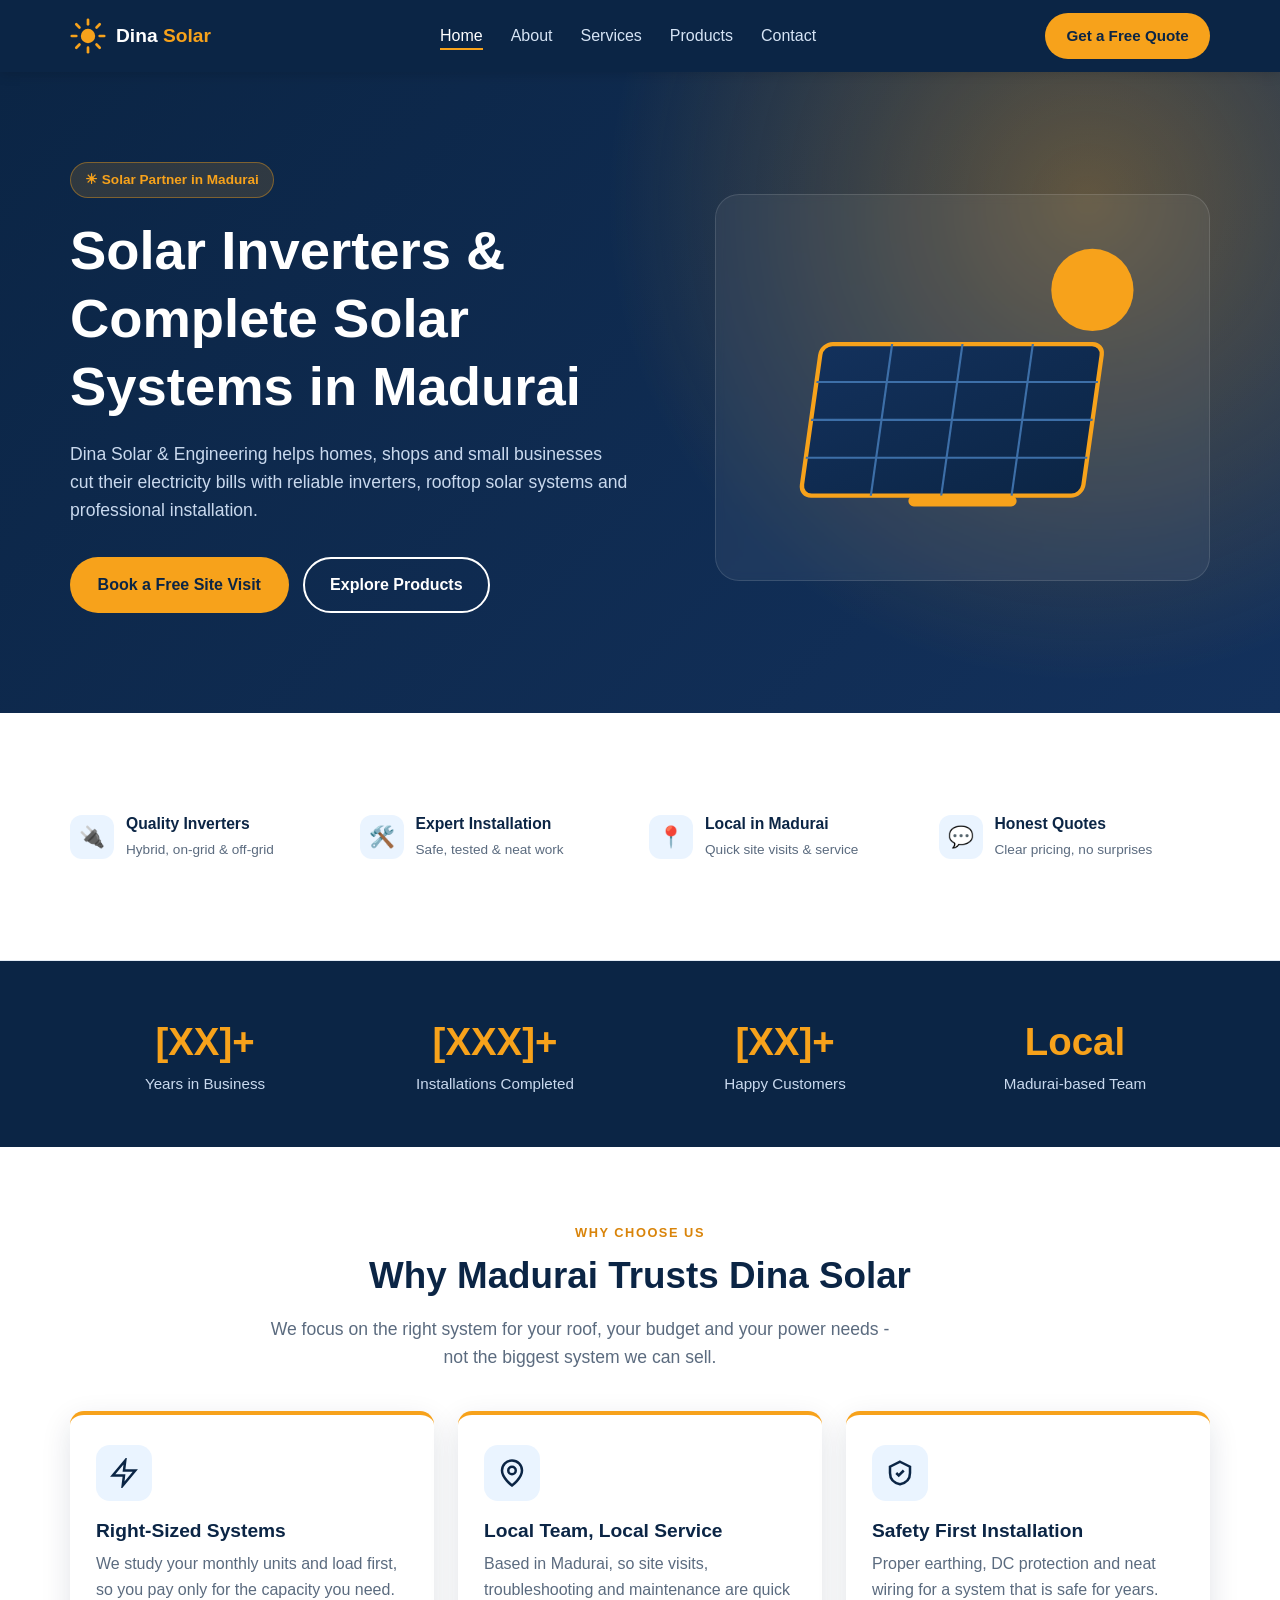
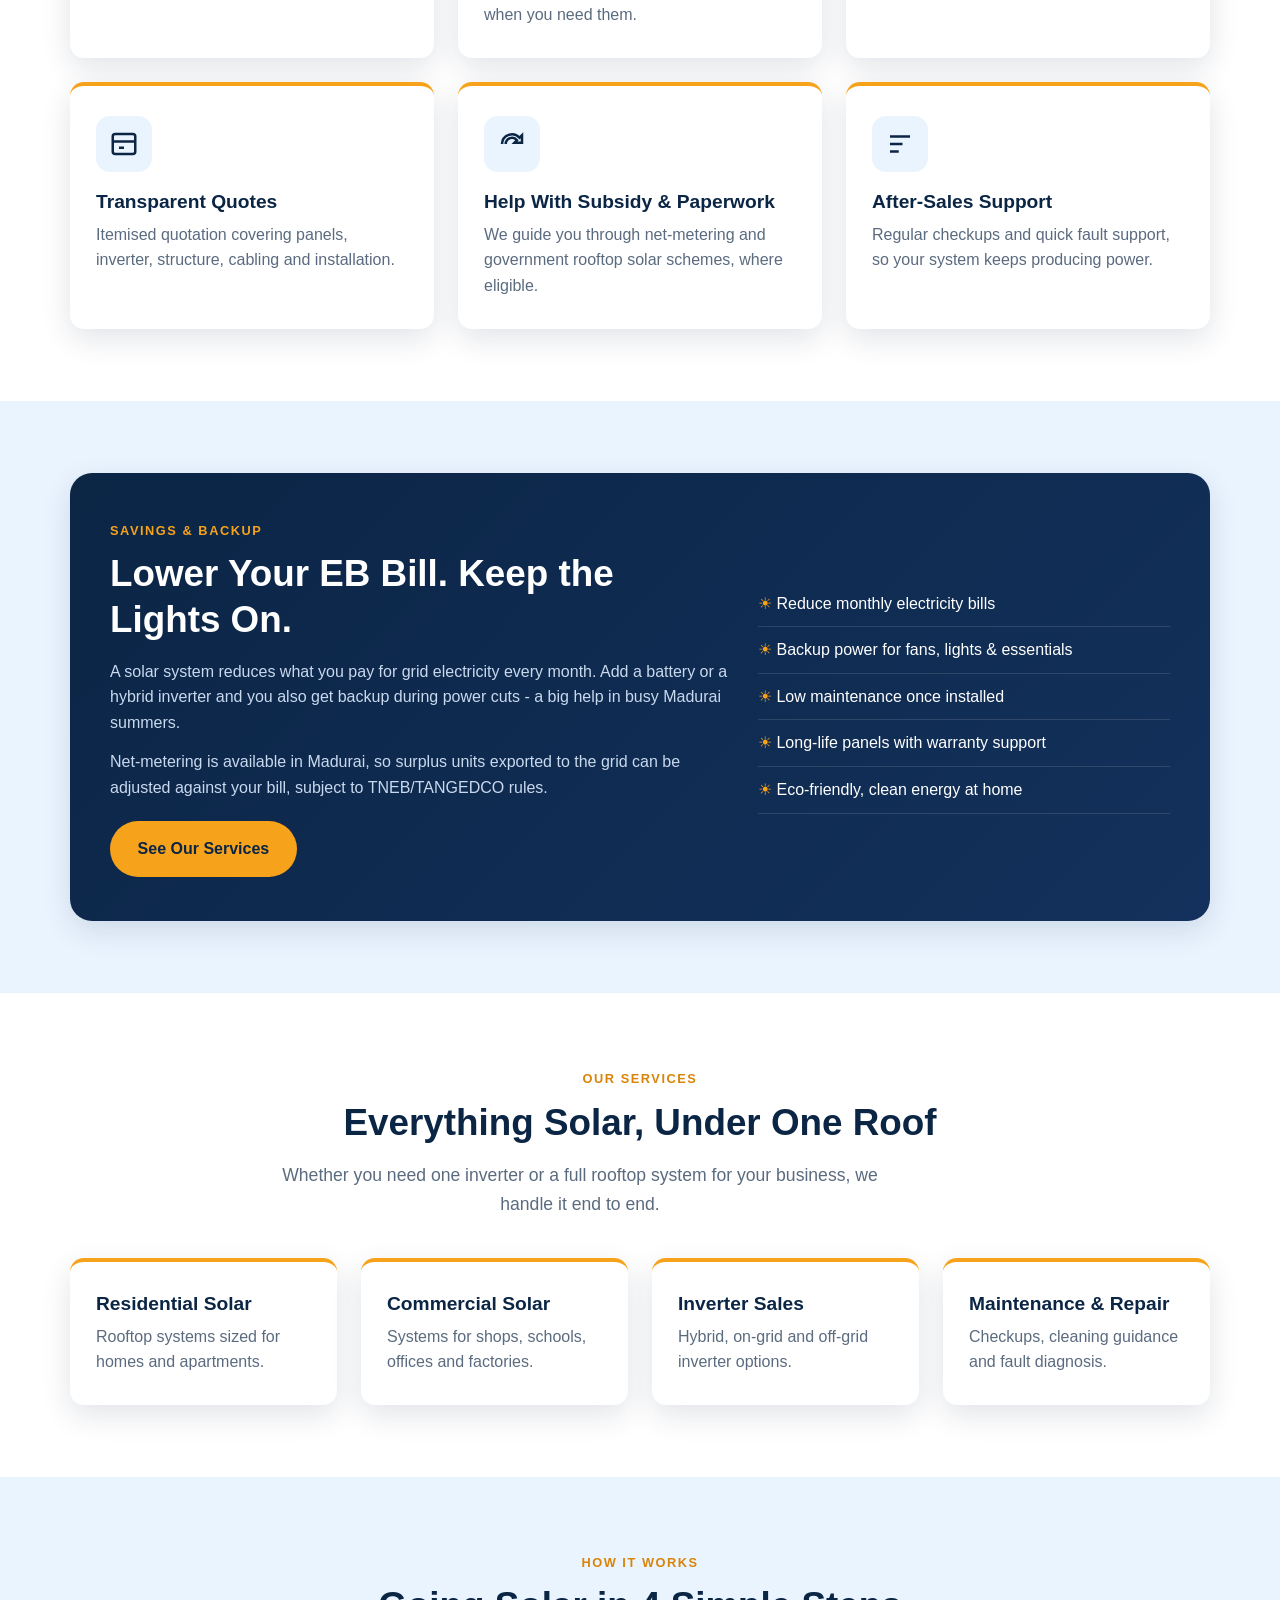
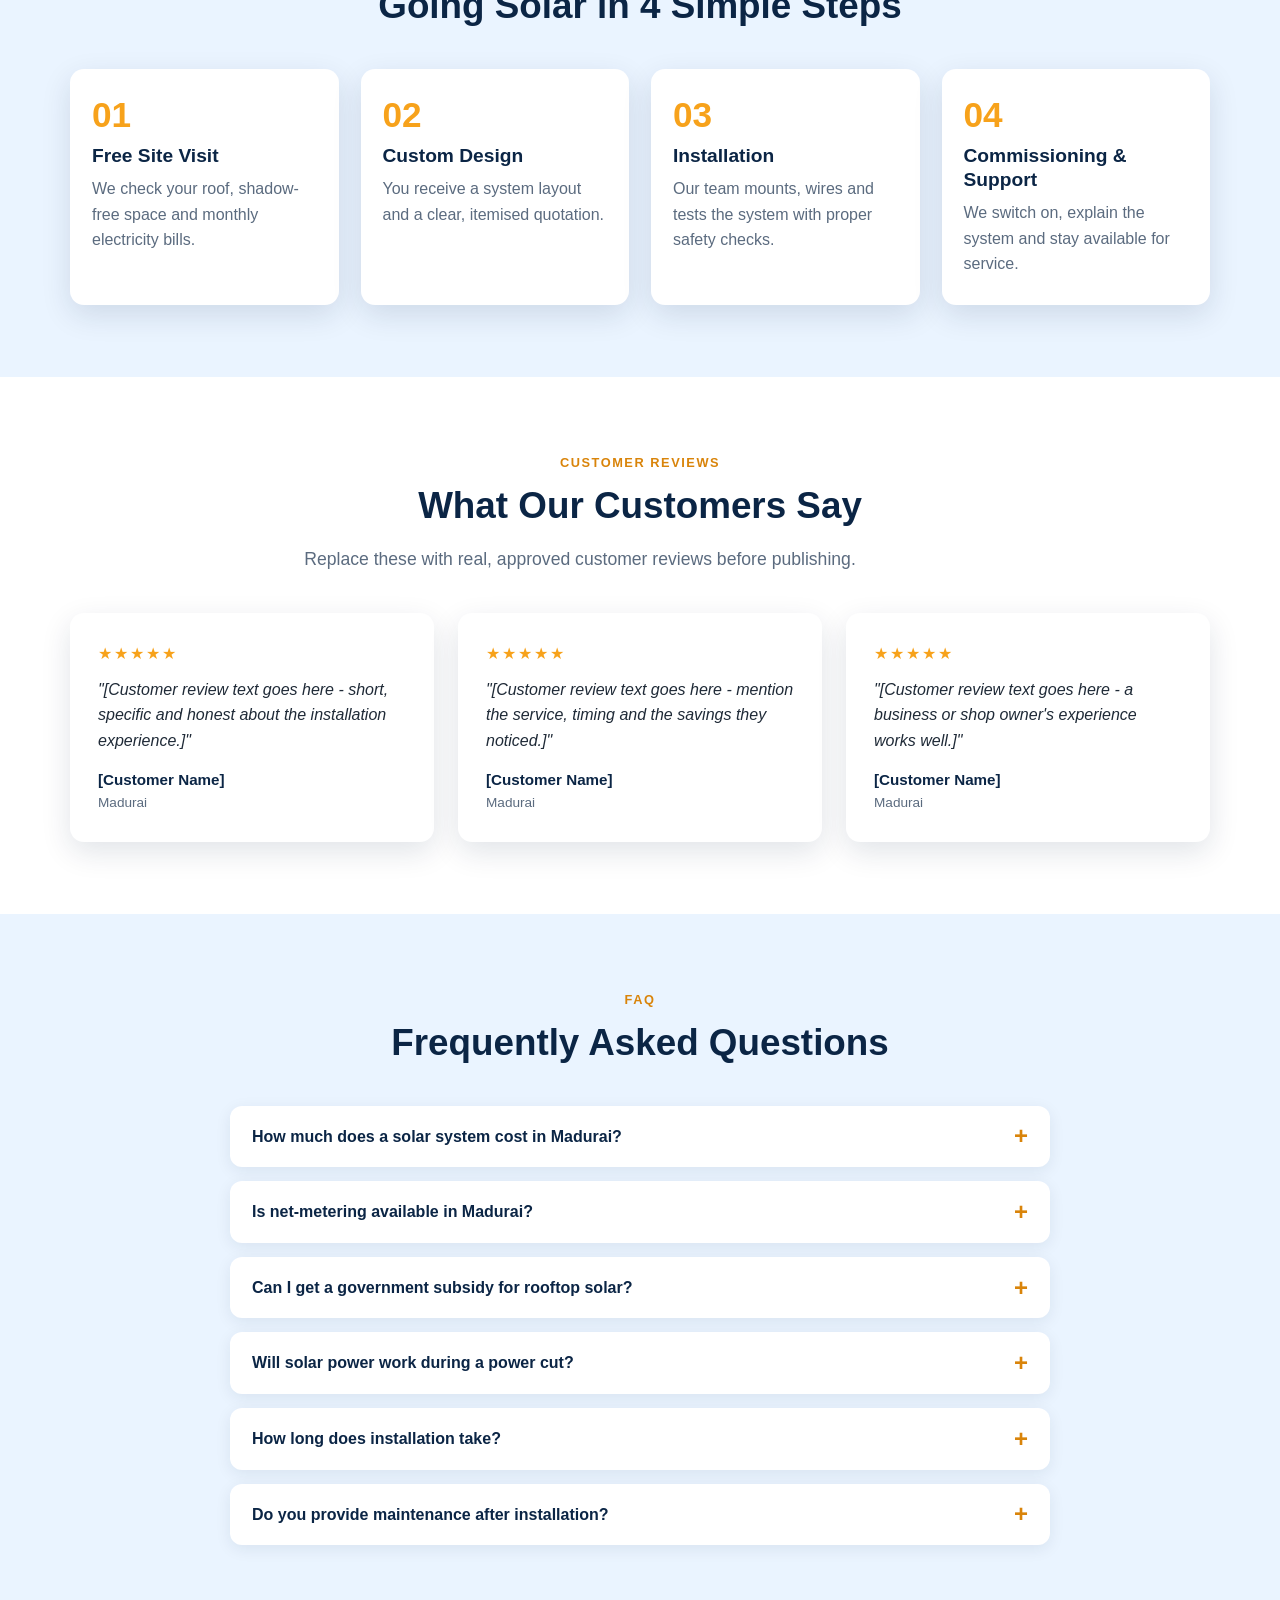
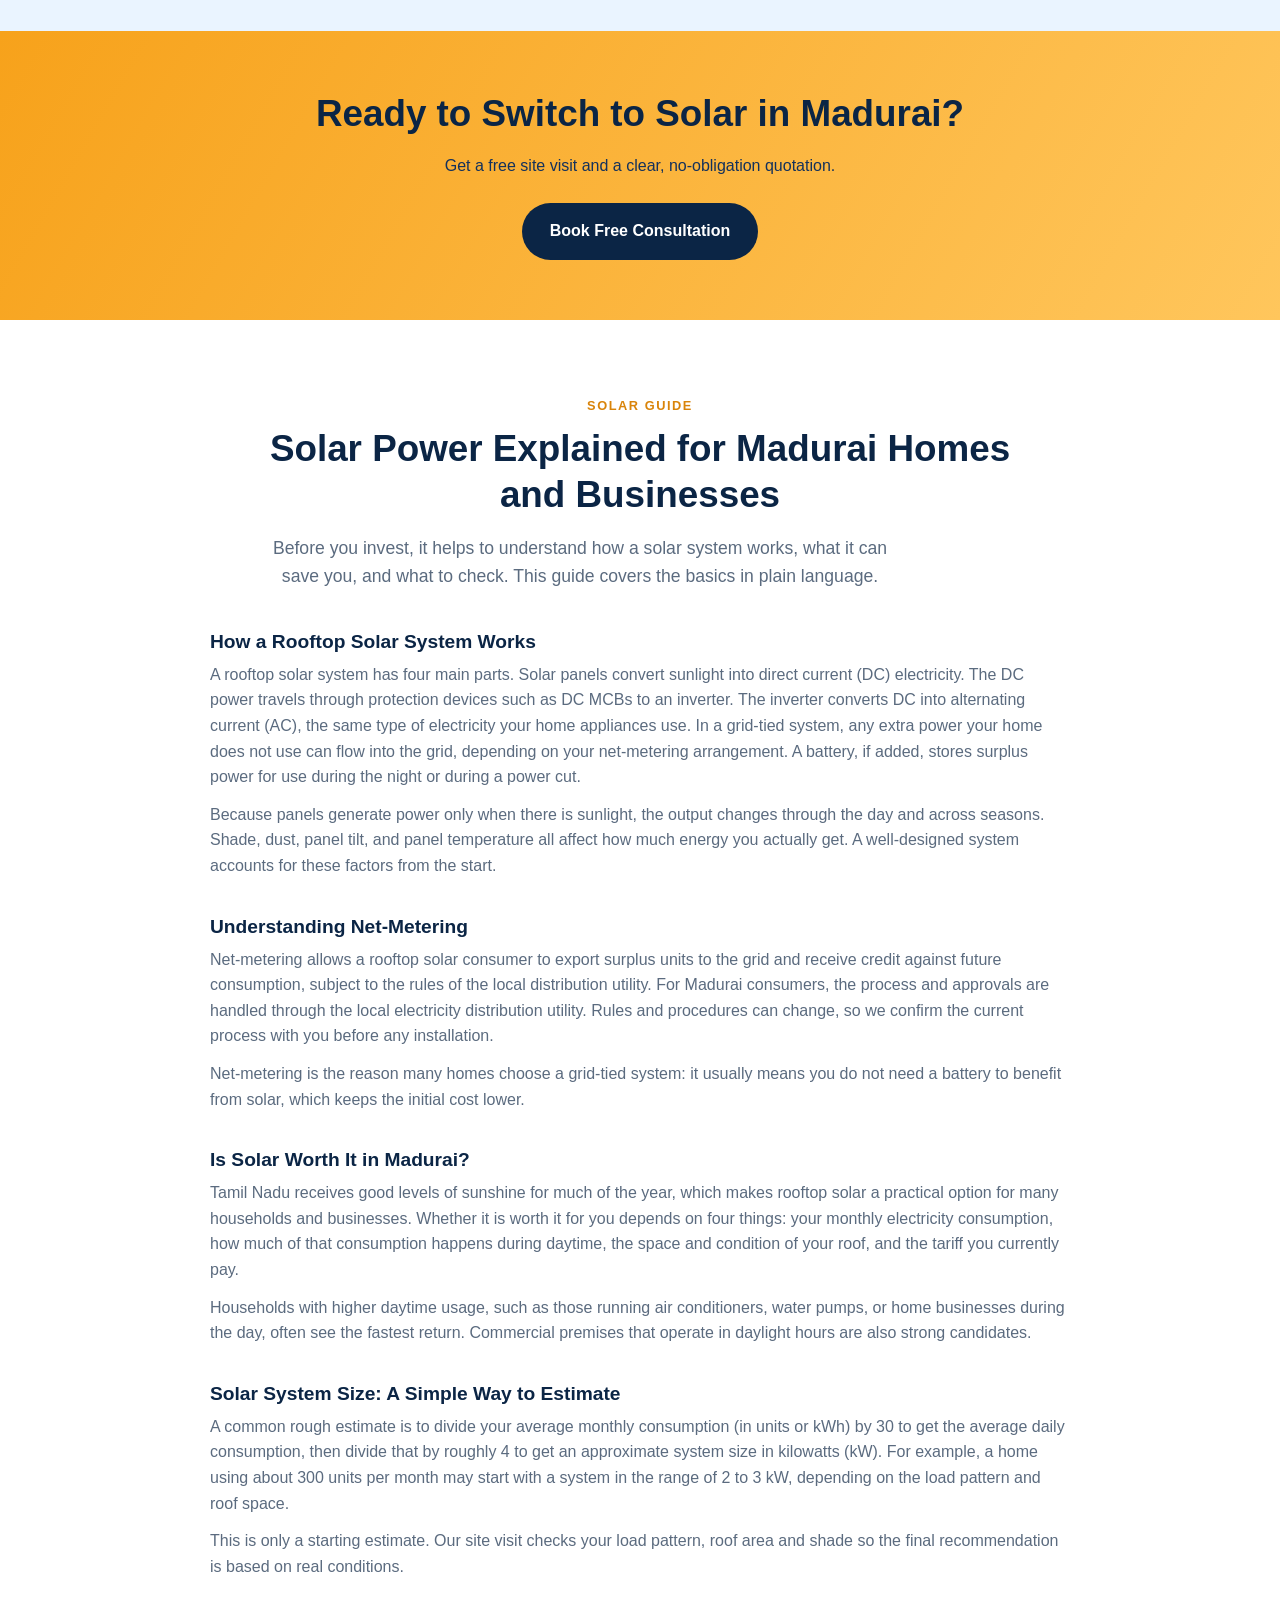
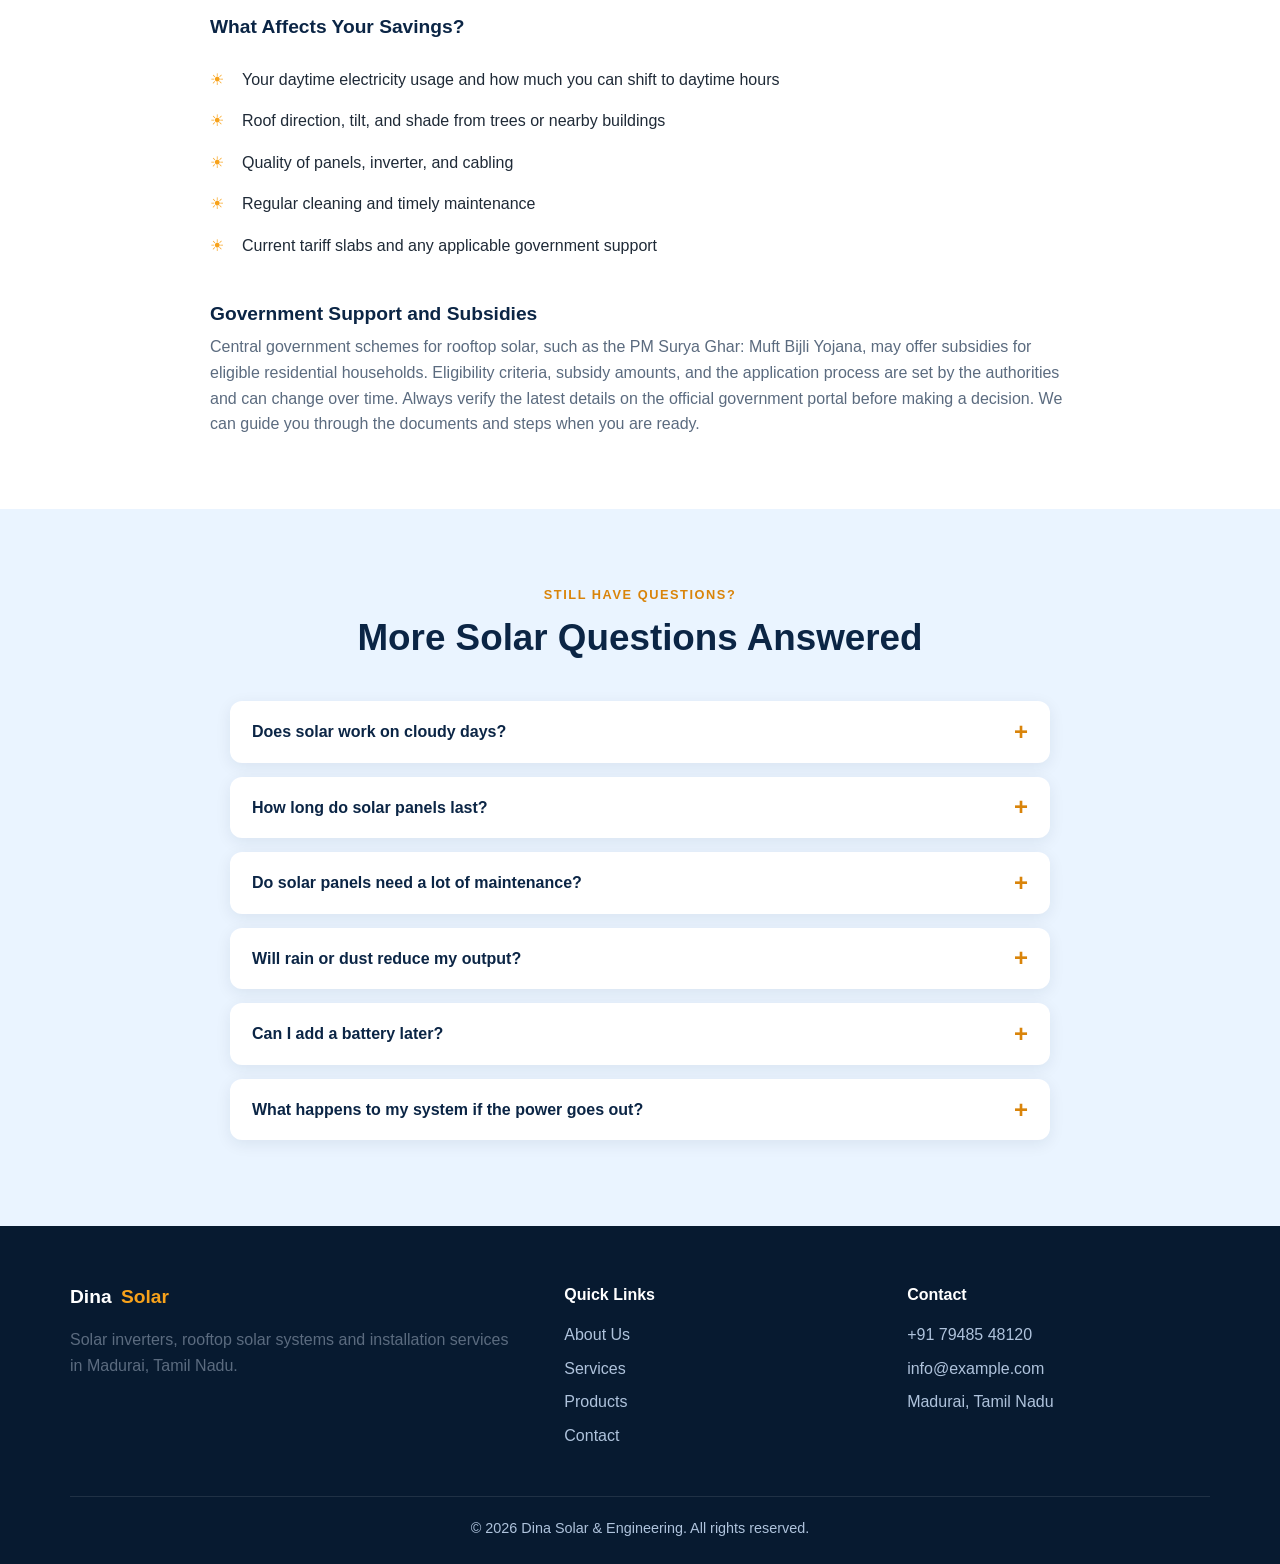
<file: index.html>
<!DOCTYPE html>
<html lang="en">
<head>
  <meta charset="UTF-8">
  <meta name="viewport" content="width=device-width, initial-scale=1.0">
  <title>Solar Inverters & Solar Systems in Madurai | Dina Solar & Engineering</title>
  <meta name="description" content="Dina Solar & Engineering in Madurai offers solar inverters, rooftop solar systems, batteries, maintenance and solar water pumps. Get a free site visit and quote today.">
  <meta name="keywords" content="solar Madurai, solar inverter Madurai, rooftop solar Madurai, solar installation Madurai, solar panel dealer Madurai, Dina Solar">
  <meta name="robots" content="index, follow">
  <link rel="canonical" href="https://www.example.com/">

  <meta property="og:type" content="website">
  <meta property="og:title" content="Dina Solar & Engineering | Solar in Madurai">
  <meta property="og:description" content="Solar inverters, rooftop solar systems and installation services in Madurai.">
  <meta property="og:url" content="https://www.example.com/">
  <meta property="og:image" content="https://www.example.com/images/og-cover.jpg">
  <meta name="theme-color" content="#0B2545">

  <script type="application/ld+json">
  {
    "@context": "https://schema.org",
    "@type": "LocalBusiness",
    "name": "Dina Solar & Engineering",
    "description": "Solar inverters, rooftop solar systems, batteries and installation services in Madurai, Tamil Nadu.",
    "url": "https://www.example.com/",
    "telephone": "+917948548120",
    "email": "info@example.com",
    "address": {
      "@type": "PostalAddress",
      "addressLocality": "Madurai",
      "addressRegion": "Tamil Nadu",
      "addressCountry": "IN"
    },
    "areaServed": "Madurai",
    "priceRange": "$$"
  }
  </script>

  <link rel="stylesheet" href="style.css">
  <link rel="stylesheet" href="extra.css">
</head>
<body>

<div class="progress"></div>

<header class="site-header">
  <div class="container nav">
    <a href="index.html" class="logo" aria-label="Dina Solar home">
      <svg viewBox="0 0 40 40" aria-hidden="true">
        <circle cx="20" cy="20" r="8" fill="#F7A21B"/>
        <g stroke="#F7A21B" stroke-width="3" stroke-linecap="round">
          <line x1="20" y1="2" x2="20" y2="7"/><line x1="20" y1="33" x2="20" y2="38"/>
          <line x1="2" y1="20" x2="7" y2="20"/><line x1="33" y1="20" x2="38" y2="20"/>
          <line x1="7" y1="7" x2="10.5" y2="10.5"/><line x1="29.5" y1="29.5" x2="33" y2="33"/>
          <line x1="33" y1="7" x2="29.5" y2="10.5"/><line x1="10.5" y1="29.5" x2="7" y2="33"/>
        </g>
      </svg>
      <div>Dina <span class="accent">Solar</span></div>
    </a>
    <button class="menu-toggle" aria-label="Toggle menu" aria-expanded="false"><span></span><span></span><span></span></button>
    <nav aria-label="Main navigation">
      <ul class="nav-links">
        <li><a href="index.html" class="active">Home</a></li>
        <li><a href="about.html">About</a></li>
        <li><a href="services.html">Services</a></li>
        <li><a href="products.html">Products</a></li>
        <li><a href="contact.html">Contact</a></li>
      </ul>
    </nav>
    <a href="contact.html" class="btn btn-primary nav-cta">Get a Free Quote</a>
  </div>
</header>

<main>

<!-- HERO -->
<section class="hero">
  <div class="container hero-grid">
    <div>
      <span class="hero-badge">☀ Solar Partner in Madurai</span>
      <h1>Solar Inverters & Complete Solar Systems in Madurai</h1>
      <p>Dina Solar & Engineering helps homes, shops and small businesses cut their electricity bills with reliable inverters, rooftop solar systems and professional installation.</p>
      <div style="display:flex; gap:14px; flex-wrap:wrap;">
        <a href="contact.html" class="btn btn-primary">Book a Free Site Visit</a>
        <a href="products.html" class="btn btn-outline">Explore Products</a>
      </div>
    </div>
    <div class="hero-art">
      <svg viewBox="0 0 400 300" aria-hidden="true">
        <defs>
          <linearGradient id="panel" x1="0" y1="0" x2="1" y2="1">
            <stop offset="0" stop-color="#13315C"/><stop offset="1" stop-color="#0B2545"/>
          </linearGradient>
        </defs>
        <circle cx="320" cy="60" r="38" fill="#F7A21B"/>
        <g transform="translate(70,110) skewX(-8)">
          <rect width="260" height="140" rx="10" fill="url(#panel)" stroke="#F7A21B" stroke-width="4"/>
          <g stroke="#3D6FA8" stroke-width="2">
            <line x1="0" y1="35" x2="260" y2="35"/><line x1="0" y1="70" x2="260" y2="70"/><line x1="0" y1="105" x2="260" y2="105"/>
            <line x1="65" y1="0" x2="65" y2="140"/><line x1="130" y1="0" x2="130" y2="140"/><line x1="195" y1="0" x2="195" y2="140"/>
          </g>
        </g>
        <rect x="150" y="250" width="100" height="10" rx="5" fill="#F7A21B"/>
      </svg>
    </div>
  </div>
</section>

<!-- TRUST STRIP -->
<section class="trust-strip">
  <div class="container trust-grid">
    <div class="trust-item reveal"><div class="dot">🔌</div><div><strong>Quality Inverters</strong><span>Hybrid, on-grid & off-grid</span></div></div>
    <div class="trust-item reveal"><div class="dot">🛠️</div><div><strong>Expert Installation</strong><span>Safe, tested & neat work</span></div></div>
    <div class="trust-item reveal"><div class="dot">📍</div><div><strong>Local in Madurai</strong><span>Quick site visits & service</span></div></div>
    <div class="trust-item reveal"><div class="dot">💬</div><div><strong>Honest Quotes</strong><span>Clear pricing, no surprises</span></div></div>
  </div>
</section>

<!-- STATS (fill real numbers) -->
<section class="stats">
  <div class="container stats-grid">
    <div class="reveal"><div class="stat-num">[XX]+</div><div class="stat-label">Years in Business</div></div>
    <div class="reveal"><div class="stat-num">[XXX]+</div><div class="stat-label">Installations Completed</div></div>
    <div class="reveal"><div class="stat-num">[XX]+</div><div class="stat-label">Happy Customers</div></div>
    <div class="reveal"><div class="stat-num">Local</div><div class="stat-label">Madurai-based Team</div></div>
  </div>
</section>

<!-- WHY CHOOSE US -->
<section>
  <div class="container section-head reveal">
    <span class="eyebrow">Why Choose Us</span>
    <h2>Why Madurai Trusts Dina Solar</h2>
    <p class="lead">We focus on the right system for your roof, your budget and your power needs - not the biggest system we can sell.</p>
  </div>
  <div class="container grid-3">
    <div class="card reveal">
      <div class="icon"><svg viewBox="0 0 24 24" fill="none" stroke="#0B2545" stroke-width="2"><path d="M13 2L3 14h9l-1 8 10-12h-9z"/></svg></div>
      <h3>Right-Sized Systems</h3>
      <p>We study your monthly units and load first, so you pay only for the capacity you need.</p>
    </div>
    <div class="card reveal">
      <div class="icon"><svg viewBox="0 0 24 24" fill="none" stroke="#0B2545" stroke-width="2"><path d="M12 22s8-6 8-12a8 8 0 1 0-16 0c0 6 8 12 8 12z"/><circle cx="12" cy="10" r="3"/></svg></div>
      <h3>Local Team, Local Service</h3>
      <p>Based in Madurai, so site visits, troubleshooting and maintenance are quick when you need them.</p>
    </div>
    <div class="card reveal">
      <div class="icon"><svg viewBox="0 0 24 24" fill="none" stroke="#0B2545" stroke-width="2"><path d="M12 3l8 4v5c0 5-3.5 8-8 9-4.5-1-8-4-8-9V7z"/><path d="M9 12l2 2 4-4"/></svg></div>
      <h3>Safety First Installation</h3>
      <p>Proper earthing, DC protection and neat wiring for a system that is safe for years.</p>
    </div>
    <div class="card reveal">
      <div class="icon"><svg viewBox="0 0 24 24" fill="none" stroke="#0B2545" stroke-width="2"><rect x="3" y="4" width="18" height="16" rx="2"/><path d="M3 10h18M8 15h4"/></svg></div>
      <h3>Transparent Quotes</h3>
      <p>Itemised quotation covering panels, inverter, structure, cabling and installation.</p>
    </div>
    <div class="card reveal">
      <div class="icon"><svg viewBox="0 0 24 24" fill="none" stroke="#0B2545" stroke-width="2"><path d="M4 12a8 8 0 0 1 14-5l2-2v6h-6l2-2a5 5 0 0 0-9 3"/></svg></div>
      <h3>Help With Subsidy & Paperwork</h3>
      <p>We guide you through net-metering and government rooftop solar schemes, where eligible.</p>
    </div>
    <div class="card reveal">
      <div class="icon"><svg viewBox="0 0 24 24" fill="none" stroke="#0B2545" stroke-width="2"><path d="M4 6h16M4 12h10M4 18h7"/></svg></div>
      <h3>After-Sales Support</h3>
      <p>Regular checkups and quick fault support, so your system keeps producing power.</p>
    </div>
  </div>
</section>

<!-- BENEFITS HIGHLIGHT -->
<section class="section-alt">
  <div class="container">
    <div class="highlight-box reveal">
      <div>
        <span class="eyebrow" style="color:var(--sun);">Savings & Backup</span>
        <h2>Lower Your EB Bill. Keep the Lights On.</h2>
        <p>A solar system reduces what you pay for grid electricity every month. Add a battery or a hybrid inverter and you also get backup during power cuts - a big help in busy Madurai summers.</p>
        <p style="margin-top:14px;">Net-metering is available in Madurai, so surplus units exported to the grid can be adjusted against your bill, subject to TNEB/TANGEDCO rules.</p>
        <a href="services.html" class="btn btn-primary" style="margin-top:20px;">See Our Services</a>
      </div>
      <ul class="side-list" style="padding:0;">
        <li>Reduce monthly electricity bills</li>
        <li>Backup power for fans, lights & essentials</li>
        <li>Low maintenance once installed</li>
        <li>Long-life panels with warranty support</li>
        <li>Eco-friendly, clean energy at home</li>
      </ul>
    </div>
  </div>
</section>

<!-- SERVICES PREVIEW -->
<section>
  <div class="container section-head reveal">
    <span class="eyebrow">Our Services</span>
    <h2>Everything Solar, Under One Roof</h2>
    <p class="lead">Whether you need one inverter or a full rooftop system for your business, we handle it end to end.</p>
  </div>
  <div class="container grid-4">
    <a href="services.html" class="card reveal"><h3>Residential Solar</h3><p>Rooftop systems sized for homes and apartments.</p></a>
    <a href="services.html" class="card reveal"><h3>Commercial Solar</h3><p>Systems for shops, schools, offices and factories.</p></a>
    <a href="products.html" class="card reveal"><h3>Inverter Sales</h3><p>Hybrid, on-grid and off-grid inverter options.</p></a>
    <a href="services.html" class="card reveal"><h3>Maintenance & Repair</h3><p>Checkups, cleaning guidance and fault diagnosis.</p></a>
  </div>
</section>

<!-- PROCESS -->
<section class="section-alt">
  <div class="container section-head reveal">
    <span class="eyebrow">How It Works</span>
    <h2>Going Solar in 4 Simple Steps</h2>
  </div>
  <div class="container process-row">
    <div class="process-card reveal"><div class="num">01</div><h3>Free Site Visit</h3><p>We check your roof, shadow-free space and monthly electricity bills.</p></div>
    <div class="process-card reveal"><div class="num">02</div><h3>Custom Design</h3><p>You receive a system layout and a clear, itemised quotation.</p></div>
    <div class="process-card reveal"><div class="num">03</div><h3>Installation</h3><p>Our team mounts, wires and tests the system with proper safety checks.</p></div>
    <div class="process-card reveal"><div class="num">04</div><h3>Commissioning & Support</h3><p>We switch on, explain the system and stay available for service.</p></div>
  </div>
</section>

<!-- TESTIMONIALS (replace with real reviews) -->
<section>
  <div class="container section-head reveal">
    <span class="eyebrow">Customer Reviews</span>
    <h2>What Our Customers Say</h2>
    <p class="lead">Replace these with real, approved customer reviews before publishing.</p>
  </div>
  <div class="container grid-3">
    <div class="testimonial reveal">
      <div class="stars">★★★★★</div>
      <blockquote>"[Customer review text goes here - short, specific and honest about the installation experience.]"</blockquote>
      <div class="who">[Customer Name]</div>
      <div class="where">Madurai</div>
    </div>
    <div class="testimonial reveal">
      <div class="stars">★★★★★</div>
      <blockquote>"[Customer review text goes here - mention the service, timing and the savings they noticed.]"</blockquote>
      <div class="who">[Customer Name]</div>
      <div class="where">Madurai</div>
    </div>
    <div class="testimonial reveal">
      <div class="stars">★★★★★</div>
      <blockquote>"[Customer review text goes here - a business or shop owner's experience works well.]"</blockquote>
      <div class="who">[Customer Name]</div>
      <div class="where">Madurai</div>
    </div>
  </div>
</section>

<!-- FAQ (SEO rich snippets) -->
<section class="section-alt">
  <div class="container section-head reveal">
    <span class="eyebrow">FAQ</span>
    <h2>Frequently Asked Questions</h2>
  </div>
  <div class="container faq reveal">
    <details>
      <summary>How much does a solar system cost in Madurai?</summary>
      <p>Cost depends on system size (kW), panel and inverter brand, and roof structure. Book a free site visit and we will give you an itemised quote based on your electricity usage.</p>
    </details>
    <details>
      <summary>Is net-metering available in Madurai?</summary>
      <p>Yes, net-metering is available for rooftop solar users in Madurai through the local electricity distribution utility, subject to its current process and approvals. We help with the paperwork.</p>
    </details>
    <details>
      <summary>Can I get a government subsidy for rooftop solar?</summary>
      <p>Eligible households may be able to get central government subsidy under rooftop solar schemes. Eligibility and subsidy amounts change, so we check the current rules for your case before you decide.</p>
    </details>
    <details>
      <summary>Will solar power work during a power cut?</summary>
      <p>A grid-tied system without a battery shuts down during outages for safety. A hybrid inverter with battery storage provides backup power during cuts.</p>
    </details>
    <details>
      <summary>How long does installation take?</summary>
      <p>For a typical residential system, installation is usually completed within a few days after approvals and materials are ready. Timelines vary by system size and paperwork.</p>
    </details>
    <details>
      <summary>Do you provide maintenance after installation?</summary>
      <p>Yes. We offer periodic checkups, panel cleaning guidance and fault support for systems we install and for many existing setups.</p>
    </details>
  </div>
</section>

<!-- CTA -->
<section class="cta-band">
  <div class="container reveal">
    <h2>Ready to Switch to Solar in Madurai?</h2>
    <p>Get a free site visit and a clear, no-obligation quotation.</p>
    <a href="contact.html" class="btn btn-dark">Book Free Consultation</a>
  </div>
</section>


<!-- SOLAR 101 LONG-FORM GUIDE -->
<section>
  <div class="container section-head reveal">
    <span class="eyebrow">Solar Guide</span>
    <h2>Solar Power Explained for Madurai Homes and Businesses</h2>
    <p class="lead">Before you invest, it helps to understand how a solar system works, what it can save you, and what to check. This guide covers the basics in plain language.</p>
  </div>

  <div class="container" style="max-width:860px; margin-top:40px;">
    <article class="reveal">
      <h3>How a Rooftop Solar System Works</h3>
      <p>A rooftop solar system has four main parts. Solar panels convert sunlight into direct current (DC) electricity. The DC power travels through protection devices such as DC MCBs to an inverter. The inverter converts DC into alternating current (AC), the same type of electricity your home appliances use. In a grid-tied system, any extra power your home does not use can flow into the grid, depending on your net-metering arrangement. A battery, if added, stores surplus power for use during the night or during a power cut.</p>
      <p style="margin-top:12px;">Because panels generate power only when there is sunlight, the output changes through the day and across seasons. Shade, dust, panel tilt, and panel temperature all affect how much energy you actually get. A well-designed system accounts for these factors from the start.</p>
    </article>

    <article class="reveal" style="margin-top:36px;">
      <h3>Understanding Net-Metering</h3>
      <p>Net-metering allows a rooftop solar consumer to export surplus units to the grid and receive credit against future consumption, subject to the rules of the local distribution utility. For Madurai consumers, the process and approvals are handled through the local electricity distribution utility. Rules and procedures can change, so we confirm the current process with you before any installation.</p>
      <p style="margin-top:12px;">Net-metering is the reason many homes choose a grid-tied system: it usually means you do not need a battery to benefit from solar, which keeps the initial cost lower.</p>
    </article>

    <article class="reveal" style="margin-top:36px;">
      <h3>Is Solar Worth It in Madurai?</h3>
      <p>Tamil Nadu receives good levels of sunshine for much of the year, which makes rooftop solar a practical option for many households and businesses. Whether it is worth it for you depends on four things: your monthly electricity consumption, how much of that consumption happens during daytime, the space and condition of your roof, and the tariff you currently pay.</p>
      <p style="margin-top:12px;">Households with higher daytime usage, such as those running air conditioners, water pumps, or home businesses during the day, often see the fastest return. Commercial premises that operate in daylight hours are also strong candidates.</p>
    </article>

    <article class="reveal" style="margin-top:36px;">
      <h3>Solar System Size: A Simple Way to Estimate</h3>
      <p>A common rough estimate is to divide your average monthly consumption (in units or kWh) by 30 to get the average daily consumption, then divide that by roughly 4 to get an approximate system size in kilowatts (kW). For example, a home using about 300 units per month may start with a system in the range of 2 to 3 kW, depending on the load pattern and roof space.</p>
      <p style="margin-top:12px;">This is only a starting estimate. Our site visit checks your load pattern, roof area and shade so the final recommendation is based on real conditions.</p>
    </article>

    <article class="reveal" style="margin-top:36px;">
      <h3>What Affects Your Savings?</h3>
      <ul class="check-list">
        <li>Your daytime electricity usage and how much you can shift to daytime hours</li>
        <li>Roof direction, tilt, and shade from trees or nearby buildings</li>
        <li>Quality of panels, inverter, and cabling</li>
        <li>Regular cleaning and timely maintenance</li>
        <li>Current tariff slabs and any applicable government support</li>
      </ul>
    </article>

    <article class="reveal" style="margin-top:36px;">
      <h3>Government Support and Subsidies</h3>
      <p>Central government schemes for rooftop solar, such as the PM Surya Ghar: Muft Bijli Yojana, may offer subsidies for eligible residential households. Eligibility criteria, subsidy amounts, and the application process are set by the authorities and can change over time. Always verify the latest details on the official government portal before making a decision. We can guide you through the documents and steps when you are ready.</p>
    </article>
  </div>
</section>

<section class="section-alt">
  <div class="container section-head reveal">
    <span class="eyebrow">Still Have Questions?</span>
    <h2>More Solar Questions Answered</h2>
  </div>
  <div class="container faq reveal">
    <details>
      <summary>Does solar work on cloudy days?</summary>
      <p>Yes, solar panels still produce some power on cloudy days, though output is lower than on clear sunny days.</p>
    </details>
    <details>
      <summary>How long do solar panels last?</summary>
      <p>Most panels come with long performance warranties, and they typically continue producing power for decades, with output gradually declining over time. Check the warranty terms for the specific product.</p>
    </details>
    <details>
      <summary>Do solar panels need a lot of maintenance?</summary>
      <p>Solar systems need relatively little maintenance. Regular cleaning of panels, periodic inspection of wiring and connections, and checking the inverter's performance are the main tasks.</p>
    </details>
    <details>
      <summary>Will rain or dust reduce my output?</summary>
      <p>Rain naturally cleans panels, but dust and bird droppings can reduce output over time. Periodic cleaning helps maintain performance.</p>
    </details>
    <details>
      <summary>Can I add a battery later?</summary>
      <p>In many cases yes, provided the inverter supports battery connection. Plan for this at the design stage to avoid rework later.</p>
    </details>
    <details>
      <summary>What happens to my system if the power goes out?</summary>
      <p>Grid-tied systems without a battery shut down during outages for the safety of line workers. Hybrid systems with batteries can provide backup power for selected loads.</p>
    </details>
  </div>
</section>

</main>

<footer class="site-footer">
  <div class="container footer-grid">
    <div>
      <a href="index.html" class="logo">Dina <span class="accent" style="margin-left:4px;">Solar</span></a>
      <p>Solar inverters, rooftop solar systems and installation services in Madurai, Tamil Nadu.</p>
    </div>
    <div>
      <h4>Quick Links</h4>
      <a href="about.html">About Us</a>
      <a href="services.html">Services</a>
      <a href="products.html">Products</a>
      <a href="contact.html">Contact</a>
    </div>
    <div>
      <h4>Contact</h4>
      <a href="tel:+917948548120">+91 79485 48120</a>
      <a href="mailto:info@example.com">info@example.com</a>
      <a>Madurai, Tamil Nadu</a>
    </div>
  </div>
  <div class="container copyright">© 2026 Dina Solar & Engineering. All rights reserved.</div>
</footer>

<a href="tel:+917948548120" class="call-float">📞 Call Now</a>

<script src="script.js"></script>
<script src="extra.js"></script>
</body>
</html>
</file>
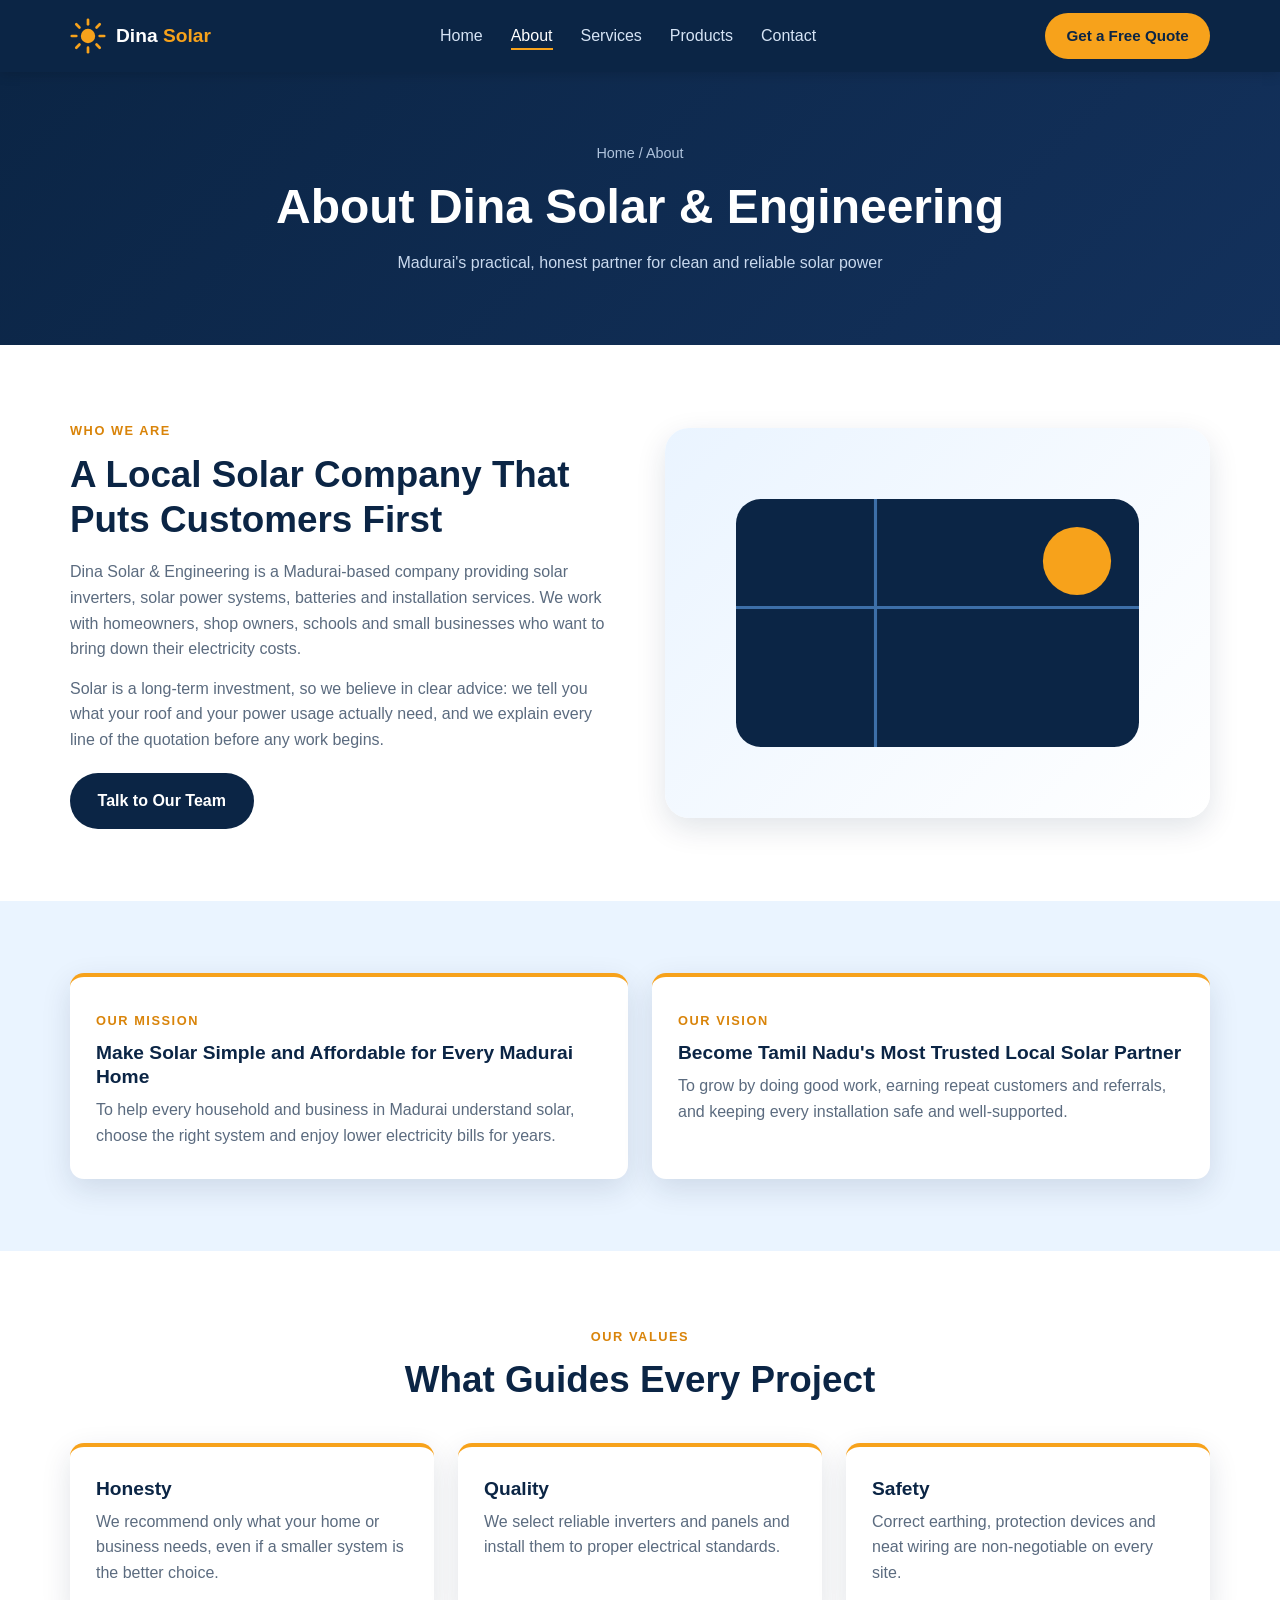
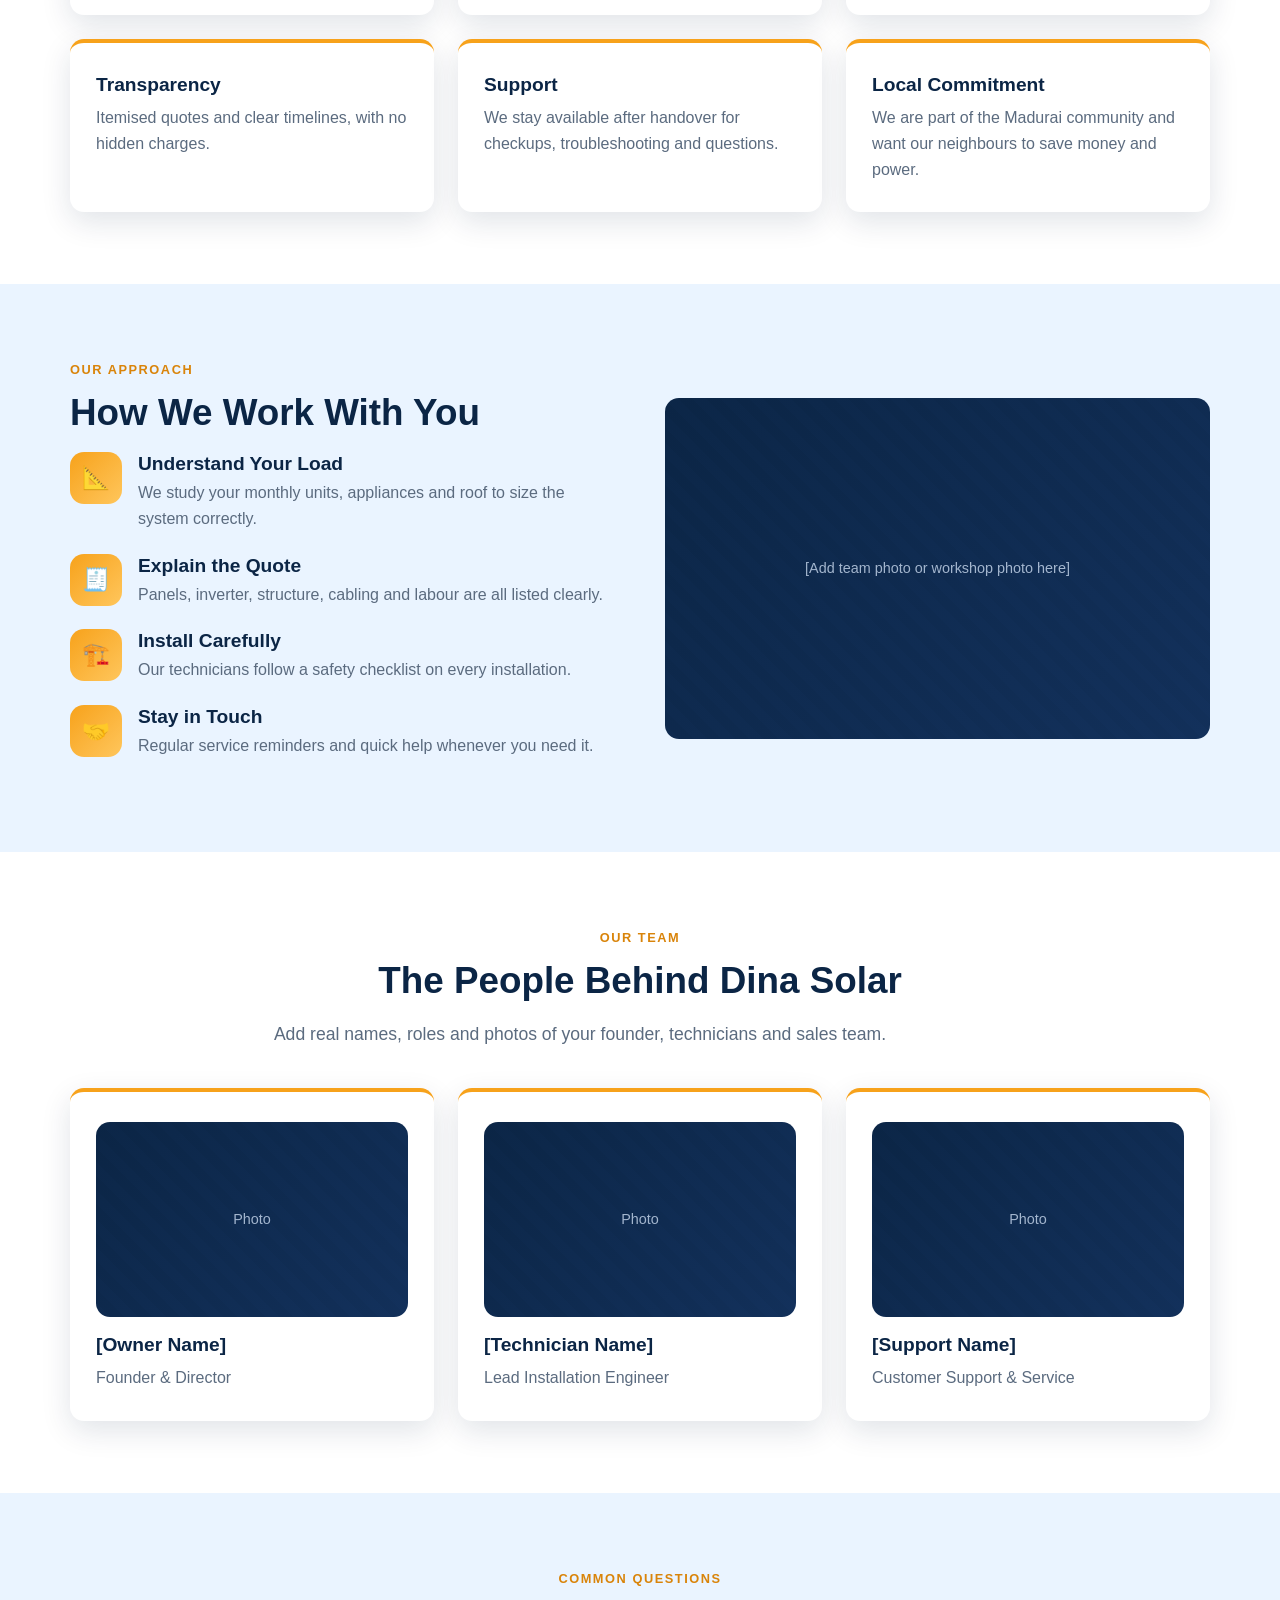
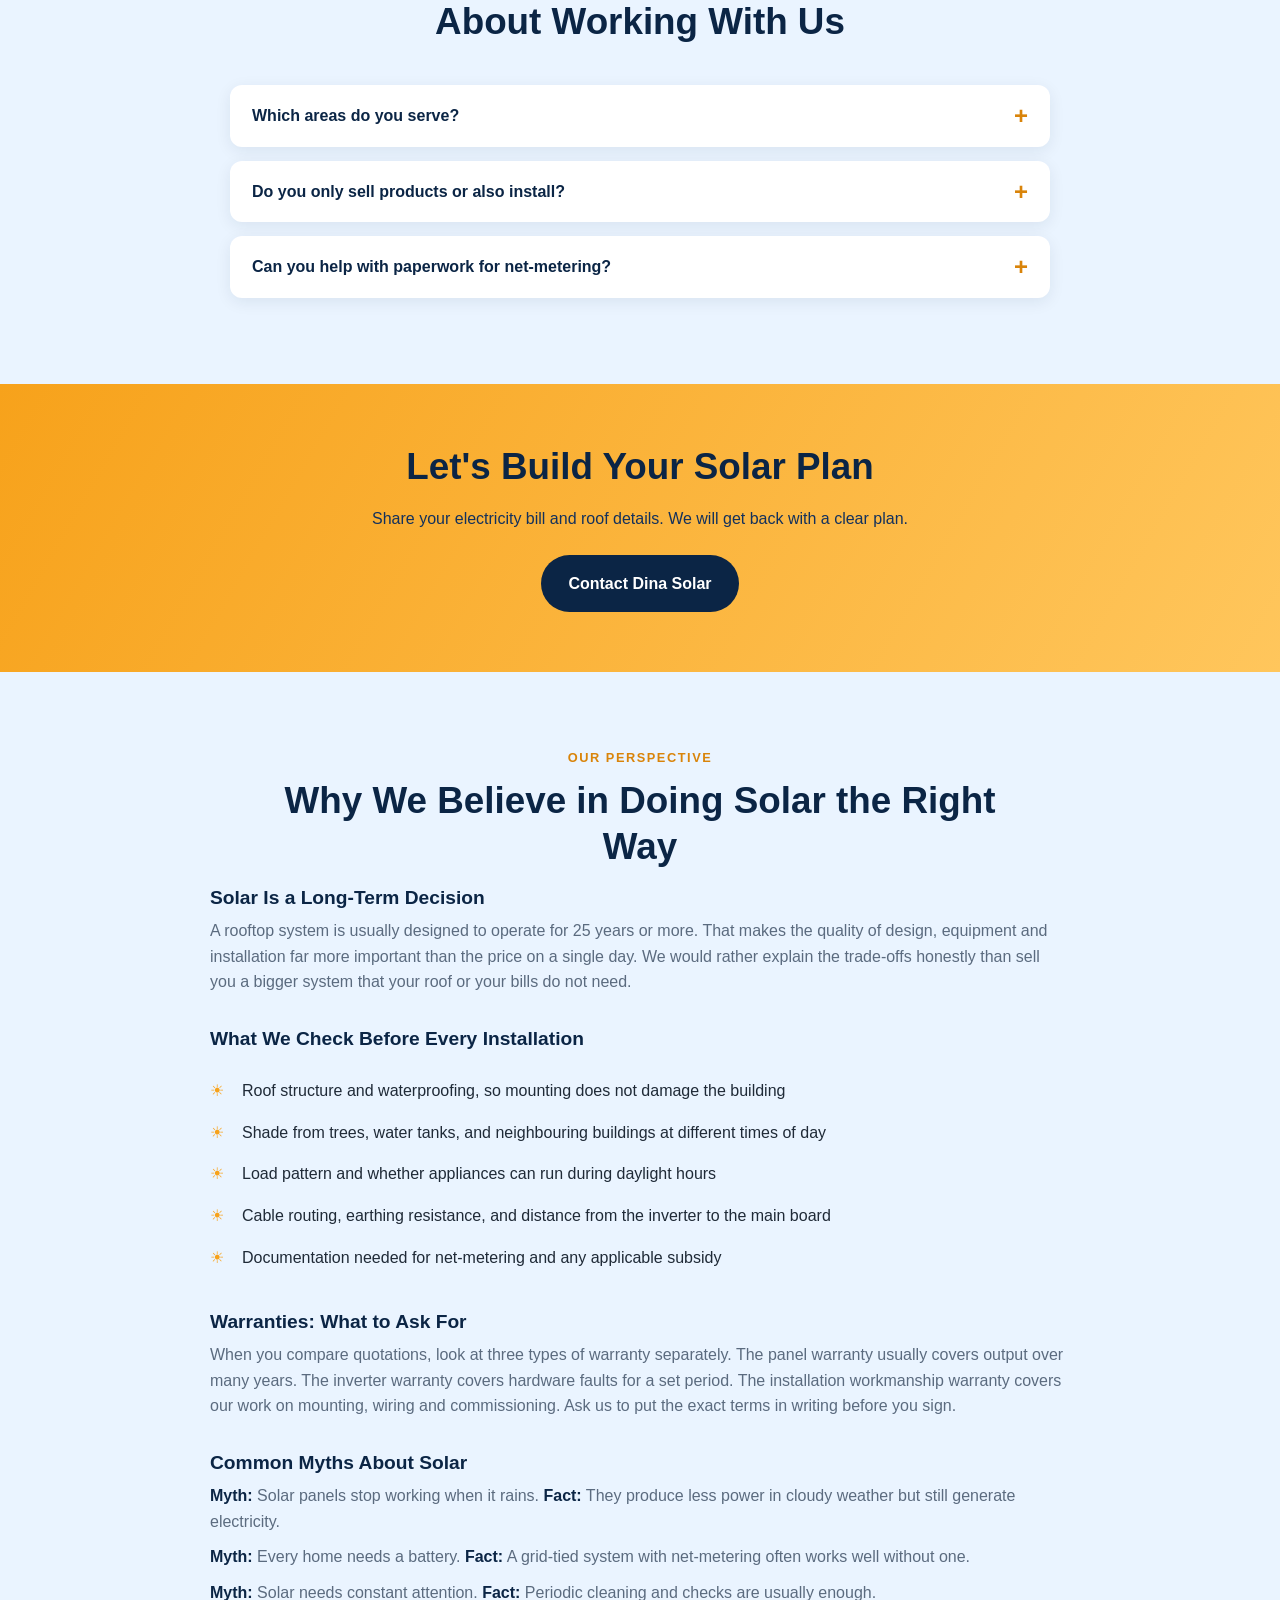
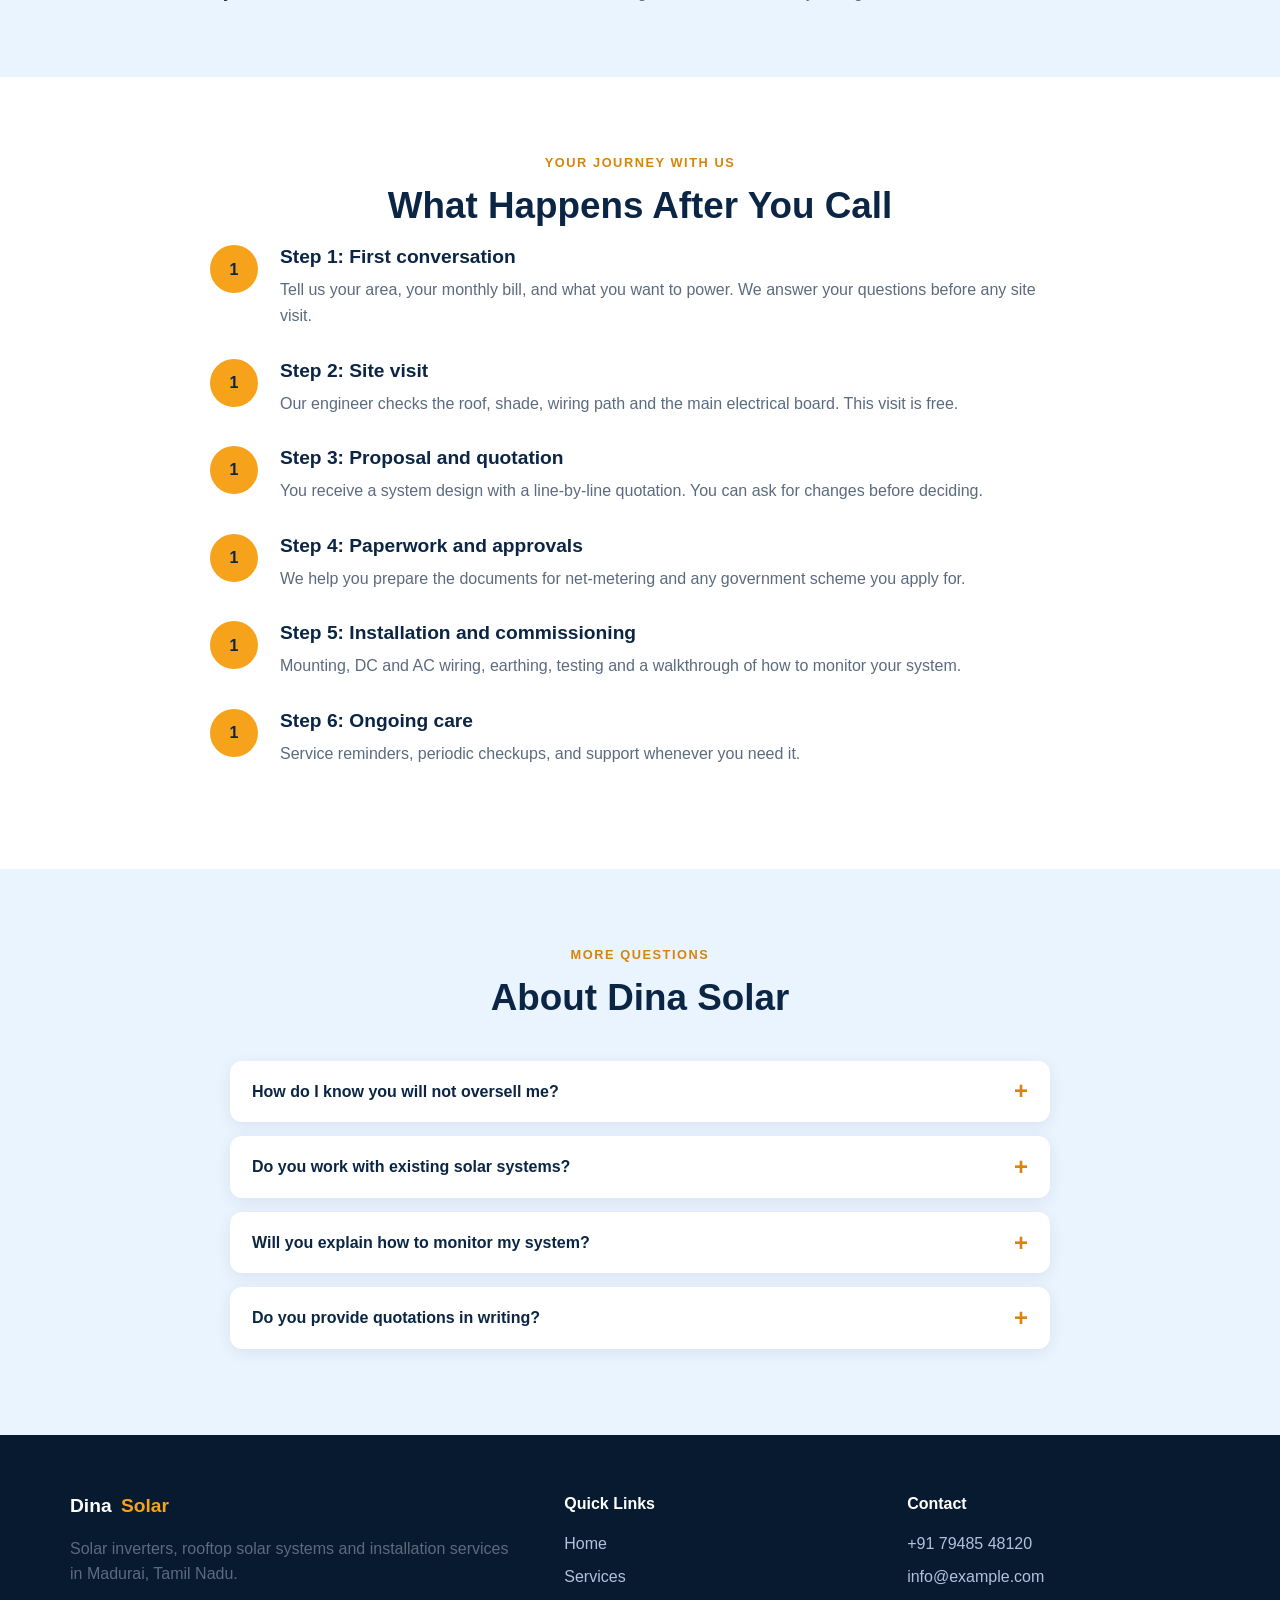
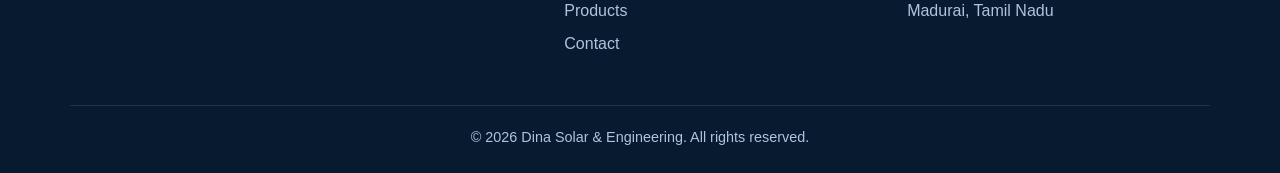
<file: about.html>
<!DOCTYPE html>
<html lang="en">
<head>
  <meta charset="UTF-8">
  <meta name="viewport" content="width=device-width, initial-scale=1.0">
  <title>About Dina Solar & Engineering | Solar Company in Madurai</title>
  <meta name="description" content="Learn about Dina Solar & Engineering, a Madurai solar company focused on honest advice, quality inverters and safe installation for homes and businesses.">
  <meta name="robots" content="index, follow">
  <link rel="canonical" href="https://www.example.com/about.html">
  <meta property="og:title" content="About Dina Solar & Engineering">
  <meta property="og:description" content="Madurai's solar partner for inverters, rooftop systems and installation.">
  <meta property="og:url" content="https://www.example.com/about.html">
  <meta name="theme-color" content="#0B2545">
  <link rel="stylesheet" href="style.css">
  <link rel="stylesheet" href="extra.css">
</head>
<body>

<div class="progress"></div>

<header class="site-header">
  <div class="container nav">
    <a href="index.html" class="logo" aria-label="Dina Solar home">
      <svg viewBox="0 0 40 40" aria-hidden="true">
        <circle cx="20" cy="20" r="8" fill="#F7A21B"/>
        <g stroke="#F7A21B" stroke-width="3" stroke-linecap="round">
          <line x1="20" y1="2" x2="20" y2="7"/><line x1="20" y1="33" x2="20" y2="38"/>
          <line x1="2" y1="20" x2="7" y2="20"/><line x1="33" y1="20" x2="38" y2="20"/>
          <line x1="7" y1="7" x2="10.5" y2="10.5"/><line x1="29.5" y1="29.5" x2="33" y2="33"/>
          <line x1="33" y1="7" x2="29.5" y2="10.5"/><line x1="10.5" y1="29.5" x2="7" y2="33"/>
        </g>
      </svg>
      <div>Dina <span class="accent">Solar</span></div>
    </a>
    <button class="menu-toggle" aria-label="Toggle menu" aria-expanded="false"><span></span><span></span><span></span></button>
    <nav aria-label="Main navigation">
      <ul class="nav-links">
        <li><a href="index.html">Home</a></li>
        <li><a href="about.html" class="active">About</a></li>
        <li><a href="services.html">Services</a></li>
        <li><a href="products.html">Products</a></li>
        <li><a href="contact.html">Contact</a></li>
      </ul>
    </nav>
    <a href="contact.html" class="btn btn-primary nav-cta">Get a Free Quote</a>
  </div>
</header>

<main>

<section class="page-hero">
  <div class="container">
    <div class="breadcrumb"><a href="index.html">Home</a> / About</div>
    <h1>About Dina Solar & Engineering</h1>
    <p>Madurai's practical, honest partner for clean and reliable solar power</p>
  </div>
</section>

<!-- STORY -->
<section>
  <div class="container split">
    <div class="reveal">
      <span class="eyebrow">Who We Are</span>
      <h2>A Local Solar Company That Puts Customers First</h2>
      <p>Dina Solar & Engineering is a Madurai-based company providing solar inverters, solar power systems, batteries and installation services. We work with homeowners, shop owners, schools and small businesses who want to bring down their electricity costs.</p>
      <p style="margin-top:14px;">Solar is a long-term investment, so we believe in clear advice: we tell you what your roof and your power usage actually need, and we explain every line of the quotation before any work begins.</p>
      <a href="contact.html" class="btn btn-dark" style="margin-top:20px;">Talk to Our Team</a>
    </div>
    <div class="split-art reveal">
      <svg viewBox="0 0 300 200" aria-hidden="true">
        <rect x="20" y="20" width="260" height="160" rx="16" fill="#0B2545"/>
        <circle cx="240" cy="60" r="22" fill="#F7A21B"/>
        <g stroke="#3D6FA8" stroke-width="2"><line x1="20" y1="90" x2="280" y2="90"/><line x1="110" y1="20" x2="110" y2="180"/></g>
      </svg>
    </div>
  </div>
</section>

<!-- MISSION / VISION -->
<section class="section-alt">
  <div class="container grid-2" style="margin-top:0;">
    <div class="card reveal">
      <span class="eyebrow">Our Mission</span>
      <h3>Make Solar Simple and Affordable for Every Madurai Home</h3>
      <p>To help every household and business in Madurai understand solar, choose the right system and enjoy lower electricity bills for years.</p>
    </div>
    <div class="card reveal">
      <span class="eyebrow">Our Vision</span>
      <h3>Become Tamil Nadu's Most Trusted Local Solar Partner</h3>
      <p>To grow by doing good work, earning repeat customers and referrals, and keeping every installation safe and well-supported.</p>
    </div>
  </div>
</section>

<!-- VALUES -->
<section>
  <div class="container section-head reveal">
    <span class="eyebrow">Our Values</span>
    <h2>What Guides Every Project</h2>
  </div>
  <div class="container grid-3">
    <div class="card reveal"><h3>Honesty</h3><p>We recommend only what your home or business needs, even if a smaller system is the better choice.</p></div>
    <div class="card reveal"><h3>Quality</h3><p>We select reliable inverters and panels and install them to proper electrical standards.</p></div>
    <div class="card reveal"><h3>Safety</h3><p>Correct earthing, protection devices and neat wiring are non-negotiable on every site.</p></div>
    <div class="card reveal"><h3>Transparency</h3><p>Itemised quotes and clear timelines, with no hidden charges.</p></div>
    <div class="card reveal"><h3>Support</h3><p>We stay available after handover for checkups, troubleshooting and questions.</p></div>
    <div class="card reveal"><h3>Local Commitment</h3><p>We are part of the Madurai community and want our neighbours to save money and power.</p></div>
  </div>
</section>

<!-- WHY SOLAR / OUR APPROACH -->
<section class="section-alt">
  <div class="container split">
    <div class="reveal">
      <span class="eyebrow">Our Approach</span>
      <h2>How We Work With You</h2>
      <div class="feature-row"><div class="fi">📐</div><div><h3>Understand Your Load</h3><p>We study your monthly units, appliances and roof to size the system correctly.</p></div></div>
      <div class="feature-row"><div class="fi">🧾</div><div><h3>Explain the Quote</h3><p>Panels, inverter, structure, cabling and labour are all listed clearly.</p></div></div>
      <div class="feature-row"><div class="fi">🏗️</div><div><h3>Install Carefully</h3><p>Our technicians follow a safety checklist on every installation.</p></div></div>
      <div class="feature-row"><div class="fi">🤝</div><div><h3>Stay in Touch</h3><p>Regular service reminders and quick help whenever you need it.</p></div></div>
    </div>
    <div class="reveal">
      <div class="img-ph"><span>[Add team photo or workshop photo here]</span></div>
    </div>
  </div>
</section>

<!-- TEAM (fill in) -->
<section>
  <div class="container section-head reveal">
    <span class="eyebrow">Our Team</span>
    <h2>The People Behind Dina Solar</h2>
    <p class="lead">Add real names, roles and photos of your founder, technicians and sales team.</p>
  </div>
  <div class="container grid-3">
    <div class="card reveal"><div class="img-ph" style="margin-bottom:16px;"><span>Photo</span></div><h3>[Owner Name]</h3><p>Founder & Director</p></div>
    <div class="card reveal"><div class="img-ph" style="margin-bottom:16px;"><span>Photo</span></div><h3>[Technician Name]</h3><p>Lead Installation Engineer</p></div>
    <div class="card reveal"><div class="img-ph" style="margin-bottom:16px;"><span>Photo</span></div><h3>[Support Name]</h3><p>Customer Support & Service</p></div>
  </div>
</section>

<!-- FAQ -->
<section class="section-alt">
  <div class="container section-head reveal">
    <span class="eyebrow">Common Questions</span>
    <h2>About Working With Us</h2>
  </div>
  <div class="container faq reveal">
    <details>
      <summary>Which areas do you serve?</summary>
      <p>We are based in Madurai and serve Madurai city and nearby areas. Contact us to confirm coverage for your location.</p>
    </details>
    <details>
      <summary>Do you only sell products or also install?</summary>
      <p>Both. We supply solar inverters and related equipment, and we handle installation, commissioning and maintenance.</p>
    </details>
    <details>
      <summary>Can you help with paperwork for net-metering?</summary>
      <p>Yes. We guide customers through the documentation required for net-metering and subsidy applications.</p>
    </details>
  </div>
</section>

<section class="cta-band">
  <div class="container reveal">
    <h2>Let's Build Your Solar Plan</h2>
    <p>Share your electricity bill and roof details. We will get back with a clear plan.</p>
    <a href="contact.html" class="btn btn-dark">Contact Dina Solar</a>
  </div>
</section>


<!-- WHY SOLAR IN MADURAI -->
<section class="section-alt">
  <div class="container section-head reveal">
    <span class="eyebrow">Our Perspective</span>
    <h2>Why We Believe in Doing Solar the Right Way</h2>
  </div>
  <div class="container" style="max-width:860px;">
    <article class="reveal">
      <h3>Solar Is a Long-Term Decision</h3>
      <p>A rooftop system is usually designed to operate for 25 years or more. That makes the quality of design, equipment and installation far more important than the price on a single day. We would rather explain the trade-offs honestly than sell you a bigger system that your roof or your bills do not need.</p>
    </article>
    <article class="reveal" style="margin-top:32px;">
      <h3>What We Check Before Every Installation</h3>
      <ul class="check-list">
        <li>Roof structure and waterproofing, so mounting does not damage the building</li>
        <li>Shade from trees, water tanks, and neighbouring buildings at different times of day</li>
        <li>Load pattern and whether appliances can run during daylight hours</li>
        <li>Cable routing, earthing resistance, and distance from the inverter to the main board</li>
        <li>Documentation needed for net-metering and any applicable subsidy</li>
      </ul>
    </article>
    <article class="reveal" style="margin-top:32px;">
      <h3>Warranties: What to Ask For</h3>
      <p>When you compare quotations, look at three types of warranty separately. The panel warranty usually covers output over many years. The inverter warranty covers hardware faults for a set period. The installation workmanship warranty covers our work on mounting, wiring and commissioning. Ask us to put the exact terms in writing before you sign.</p>
    </article>
    <article class="reveal" style="margin-top:32px;">
      <h3>Common Myths About Solar</h3>
      <p><strong style="color:var(--navy);">Myth:</strong> Solar panels stop working when it rains. <strong style="color:var(--navy);">Fact:</strong> They produce less power in cloudy weather but still generate electricity.</p>
      <p style="margin-top:10px;"><strong style="color:var(--navy);">Myth:</strong> Every home needs a battery. <strong style="color:var(--navy);">Fact:</strong> A grid-tied system with net-metering often works well without one.</p>
      <p style="margin-top:10px;"><strong style="color:var(--navy);">Myth:</strong> Solar needs constant attention. <strong style="color:var(--navy);">Fact:</strong> Periodic cleaning and checks are usually enough.</p>
    </article>
  </div>
</section>

<!-- CUSTOMER JOURNEY -->
<section>
  <div class="container" style="max-width:860px;">
    <div class="section-head reveal">
      <span class="eyebrow">Your Journey With Us</span>
      <h2>What Happens After You Call</h2>
    </div>
    <div class="step reveal"><h3>Step 1: First conversation</h3><p>Tell us your area, your monthly bill, and what you want to power. We answer your questions before any site visit.</p></div>
    <div class="step reveal"><h3>Step 2: Site visit</h3><p>Our engineer checks the roof, shade, wiring path and the main electrical board. This visit is free.</p></div>
    <div class="step reveal"><h3>Step 3: Proposal and quotation</h3><p>You receive a system design with a line-by-line quotation. You can ask for changes before deciding.</p></div>
    <div class="step reveal"><h3>Step 4: Paperwork and approvals</h3><p>We help you prepare the documents for net-metering and any government scheme you apply for.</p></div>
    <div class="step reveal"><h3>Step 5: Installation and commissioning</h3><p>Mounting, DC and AC wiring, earthing, testing and a walkthrough of how to monitor your system.</p></div>
    <div class="step reveal"><h3>Step 6: Ongoing care</h3><p>Service reminders, periodic checkups, and support whenever you need it.</p></div>
  </div>
</section>

<!-- FAQ -->
<section class="section-alt">
  <div class="container section-head reveal">
    <span class="eyebrow">More Questions</span>
    <h2>About Dina Solar</h2>
  </div>
  <div class="container faq reveal">
    <details>
      <summary>How do I know you will not oversell me?</summary>
      <p>We size the system to your bill and roof, show you the calculation, and let you decide. If a smaller system fits your needs, we will say so.</p>
    </details>
    <details>
      <summary>Do you work with existing solar systems?</summary>
      <p>Yes. Contact us with the details of your current system and we will check whether we can help with service, repairs or upgrades.</p>
    </details>
    <details>
      <summary>Will you explain how to monitor my system?</summary>
      <p>Yes. At handover we explain how to read the inverter display and any monitoring app that is part of the system.</p>
    </details>
    <details>
      <summary>Do you provide quotations in writing?</summary>
      <p>Yes. Every quotation is itemised so you can compare offers from other companies fairly.</p>
    </details>
  </div>
</section>

</main>

<footer class="site-footer">
  <div class="container footer-grid">
    <div>
      <a href="index.html" class="logo">Dina <span class="accent" style="margin-left:4px;">Solar</span></a>
      <p>Solar inverters, rooftop solar systems and installation services in Madurai, Tamil Nadu.</p>
    </div>
    <div>
      <h4>Quick Links</h4>
      <a href="index.html">Home</a>
      <a href="services.html">Services</a>
      <a href="products.html">Products</a>
      <a href="contact.html">Contact</a>
    </div>
    <div>
      <h4>Contact</h4>
      <a href="tel:+917948548120">+91 79485 48120</a>
      <a href="mailto:info@example.com">info@example.com</a>
      <a>Madurai, Tamil Nadu</a>
    </div>
  </div>
  <div class="container copyright">© 2026 Dina Solar & Engineering. All rights reserved.</div>
</footer>

<a href="tel:+917948548120" class="call-float">📞 Call Now</a>

<script src="script.js"></script>
<script src="extra.js"></script>
</body>
</html>
</file>
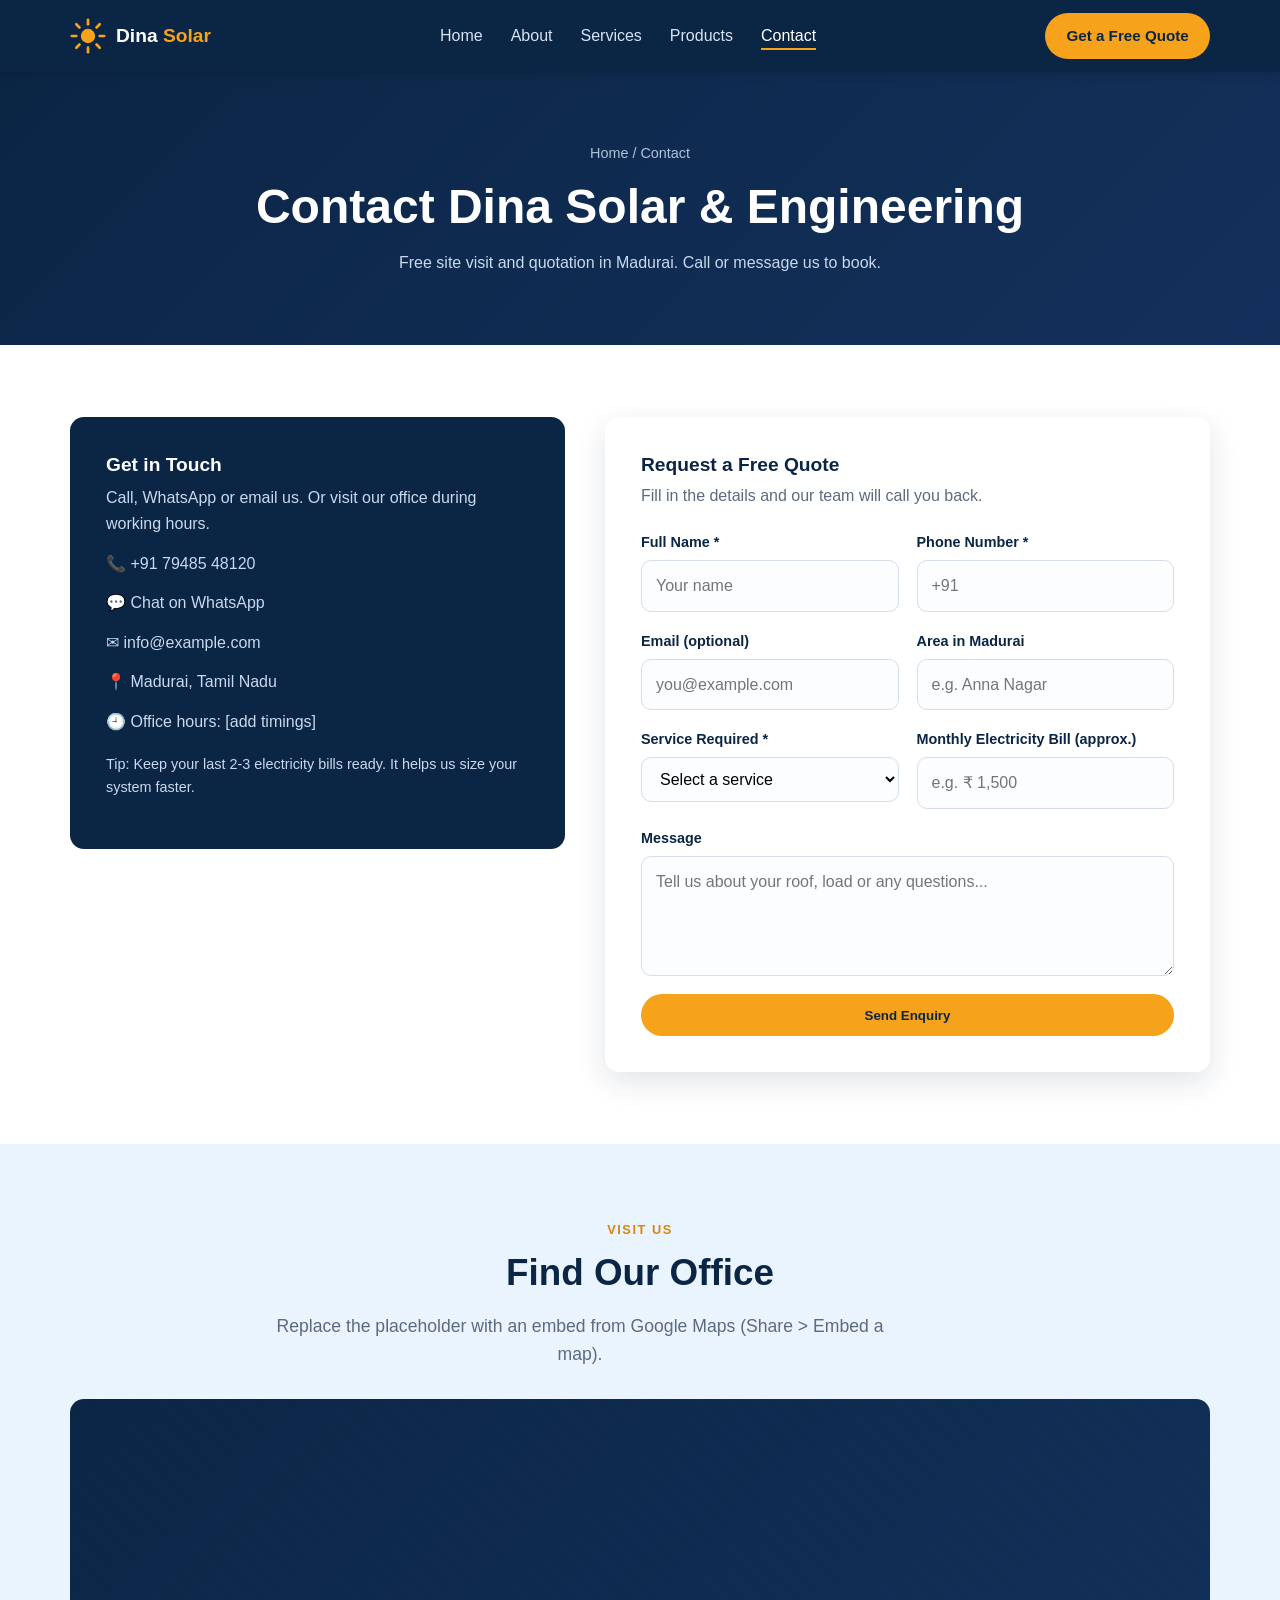
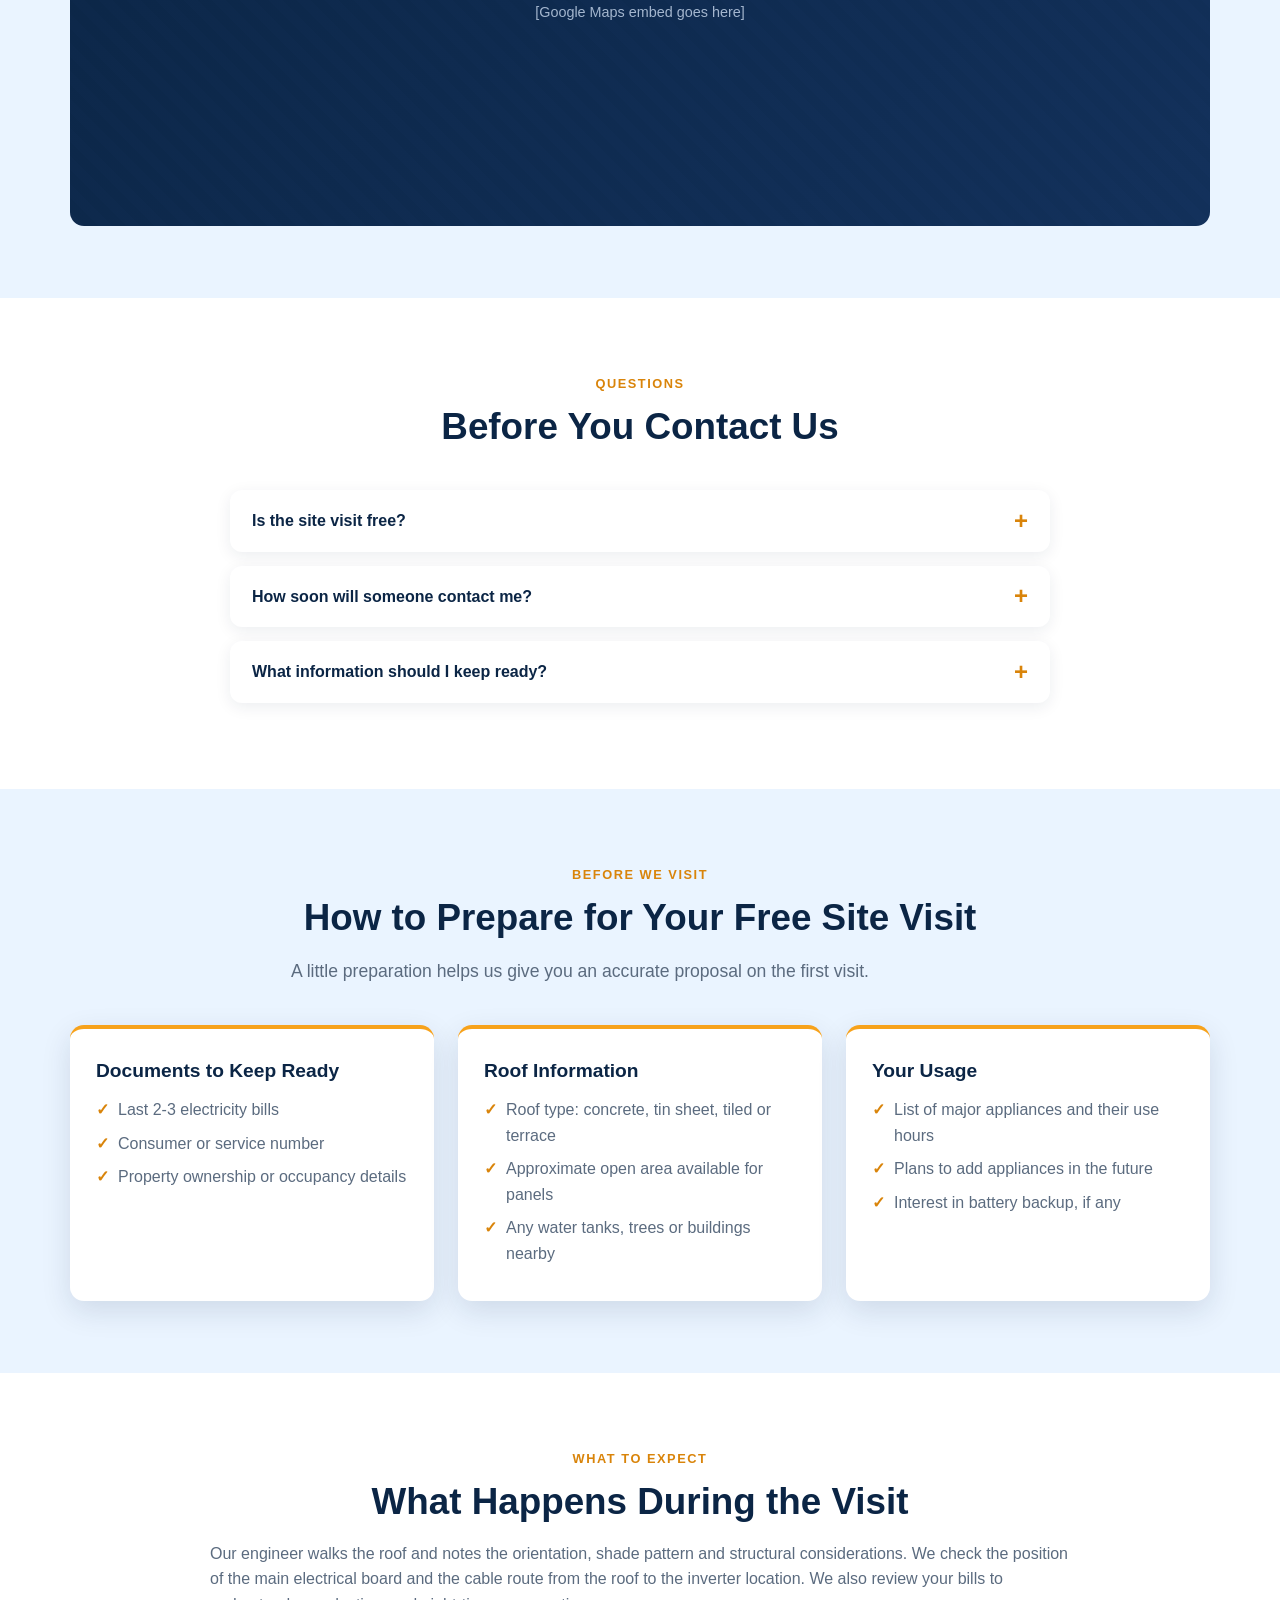
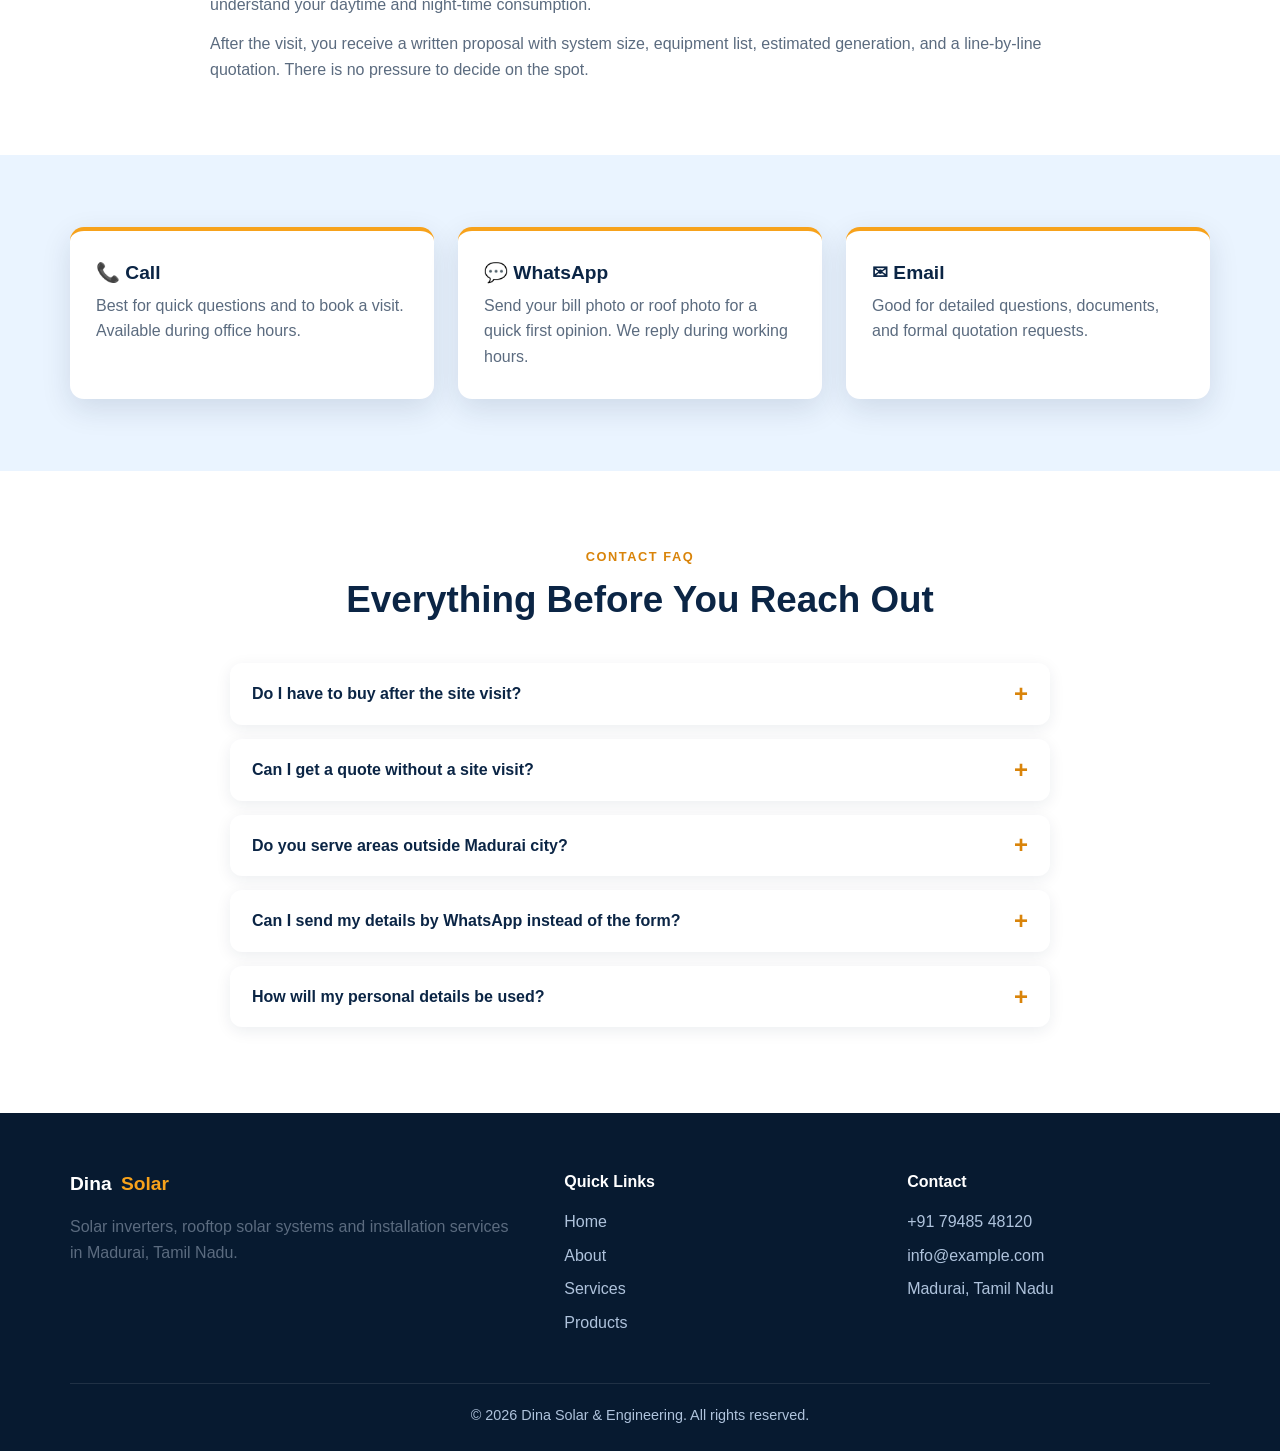
<file: contact.html>
<!DOCTYPE html>
<html lang="en">
<head>
  <meta charset="UTF-8">
  <meta name="viewport" content="width=device-width, initial-scale=1.0">
  <title>Contact Dina Solar & Engineering | Free Solar Quote in Madurai</title>
  <meta name="description" content="Contact Dina Solar & Engineering in Madurai for a free solar site visit and quotation. Call, WhatsApp or send an enquiry form.">
  <meta name="robots" content="index, follow">
  <link rel="canonical" href="https://www.example.com/contact.html">
  <meta property="og:title" content="Contact Dina Solar | Free Solar Quote">
  <meta property="og:description" content="Book a free solar consultation in Madurai.">
  <meta property="og:url" content="https://www.example.com/contact.html">
  <meta name="theme-color" content="#0B2545">
  <script type="application/ld+json">
  {
    "@context": "https://schema.org",
    "@type": "ContactPage",
    "name": "Contact Dina Solar & Engineering",
    "url": "https://www.example.com/contact.html",
    "mainEntity": {
      "@type": "LocalBusiness",
      "name": "Dina Solar & Engineering",
      "telephone": "+917948548120",
      "email": "info@example.com"
    }
  }
  </script>
  <link rel="stylesheet" href="style.css">
  <link rel="stylesheet" href="extra.css">
</head>
<body>

<div class="progress"></div>

<header class="site-header">
  <div class="container nav">
    <a href="index.html" class="logo" aria-label="Dina Solar home">
      <svg viewBox="0 0 40 40" aria-hidden="true">
        <circle cx="20" cy="20" r="8" fill="#F7A21B"/>
        <g stroke="#F7A21B" stroke-width="3" stroke-linecap="round">
          <line x1="20" y1="2" x2="20" y2="7"/><line x1="20" y1="33" x2="20" y2="38"/>
          <line x1="2" y1="20" x2="7" y2="20"/><line x1="33" y1="20" x2="38" y2="20"/>
          <line x1="7" y1="7" x2="10.5" y2="10.5"/><line x1="29.5" y1="29.5" x2="33" y2="33"/>
          <line x1="33" y1="7" x2="29.5" y2="10.5"/><line x1="10.5" y1="29.5" x2="7" y2="33"/>
        </g>
      </svg>
      <div>Dina <span class="accent">Solar</span></div>
    </a>
    <button class="menu-toggle" aria-label="Toggle menu" aria-expanded="false"><span></span><span></span><span></span></button>
    <nav aria-label="Main navigation">
      <ul class="nav-links">
        <li><a href="index.html">Home</a></li>
        <li><a href="about.html">About</a></li>
        <li><a href="services.html">Services</a></li>
        <li><a href="products.html">Products</a></li>
        <li><a href="contact.html" class="active">Contact</a></li>
      </ul>
    </nav>
    <a href="contact.html" class="btn btn-primary nav-cta">Get a Free Quote</a>
  </div>
</header>

<main>

<section class="page-hero">
  <div class="container">
    <div class="breadcrumb"><a href="index.html">Home</a> / Contact</div>
    <h1>Contact Dina Solar & Engineering</h1>
    <p>Free site visit and quotation in Madurai. Call or message us to book.</p>
  </div>
</section>

<section>
  <div class="container contact-grid">
    <div class="info-box reveal">
      <h3>Get in Touch</h3>
      <p>Call, WhatsApp or email us. Or visit our office during working hours.</p>
      <a href="tel:+917948548120">📞 +91 79485 48120</a>
      <a href="https://wa.me/917948548120">💬 Chat on WhatsApp</a>
      <a href="mailto:info@example.com">✉ info@example.com</a>
      <p>📍 Madurai, Tamil Nadu</p>
      <p>🕘 Office hours: [add timings]</p>
      <p style="margin-top:18px; font-size:0.9rem;">Tip: Keep your last 2-3 electricity bills ready. It helps us size your system faster.</p>
    </div>

    <form id="contact-form" class="reveal" aria-label="Solar enquiry form">
      <h3 style="margin-bottom:6px;">Request a Free Quote</h3>
      <p style="margin-bottom:22px;">Fill in the details and our team will call you back.</p>
      <div class="form-row">
        <div class="field">
          <label for="name">Full Name *</label>
          <input type="text" id="name" required placeholder="Your name" autocomplete="name">
        </div>
        <div class="field">
          <label for="phone">Phone Number *</label>
          <input type="tel" id="phone" required placeholder="+91" autocomplete="tel">
        </div>
      </div>
      <div class="form-row">
        <div class="field">
          <label for="email">Email (optional)</label>
          <input type="email" id="email" placeholder="you@example.com" autocomplete="email">
        </div>
        <div class="field">
          <label for="area">Area in Madurai</label>
          <input type="text" id="area" placeholder="e.g. Anna Nagar">
        </div>
      </div>
      <div class="form-row">
        <div class="field">
          <label for="service">Service Required *</label>
          <select id="service" required>
            <option value="">Select a service</option>
            <option>Residential Rooftop Solar</option>
            <option>Commercial / Industrial Solar</option>
            <option>Inverter Purchase</option>
            <option>Battery Backup</option>
            <option>Maintenance / Repair</option>
            <option>Solar Water Pump</option>
            <option>Other</option>
          </select>
        </div>
        <div class="field">
          <label for="bill">Monthly Electricity Bill (approx.)</label>
          <input type="text" id="bill" placeholder="e.g. ₹ 1,500">
        </div>
      </div>
      <div class="field">
        <label for="message">Message</label>
        <textarea id="message" placeholder="Tell us about your roof, load or any questions..."></textarea>
      </div>
      <button type="submit" class="btn btn-primary" style="width:100%; border:none;">Send Enquiry</button>
      <div class="form-success" role="status"></div>
    </form>
  </div>
</section>

<section class="section-alt">
  <div class="container section-head reveal">
    <span class="eyebrow">Visit Us</span>
    <h2>Find Our Office</h2>
    <p class="lead">Replace the placeholder with an embed from Google Maps (Share > Embed a map).</p>
  </div>
  <div class="container reveal" style="margin-top:30px;">
    <div class="img-ph" style="aspect-ratio: 16/6;"><span>[Google Maps embed goes here]</span></div>
  </div>
</section>

<section>
  <div class="container section-head reveal">
    <span class="eyebrow">Questions</span>
    <h2>Before You Contact Us</h2>
  </div>
  <div class="container faq reveal">
    <details>
      <summary>Is the site visit free?</summary>
      <p>Yes. The initial site visit and quotation are free and without obligation.</p>
    </details>
    <details>
      <summary>How soon will someone contact me?</summary>
      <p>We reply as soon as possible during working hours.</p>
    </details>
    <details>
      <summary>What information should I keep ready?</summary>
      <p>Your last 2-3 electricity bills, roof type and the approximate area available for panels.</p>
    </details>
  </div>
</section>


<!-- PREPARE FOR SITE VISIT -->
<section class="section-alt">
  <div class="container section-head reveal">
    <span class="eyebrow">Before We Visit</span>
    <h2>How to Prepare for Your Free Site Visit</h2>
    <p class="lead">A little preparation helps us give you an accurate proposal on the first visit.</p>
  </div>
  <div class="container grid-3">
    <div class="card reveal">
      <h3>Documents to Keep Ready</h3>
      <ul>
        <li>Last 2-3 electricity bills</li>
        <li>Consumer or service number</li>
        <li>Property ownership or occupancy details</li>
      </ul>
    </div>
    <div class="card reveal">
      <h3>Roof Information</h3>
      <ul>
        <li>Roof type: concrete, tin sheet, tiled or terrace</li>
        <li>Approximate open area available for panels</li>
        <li>Any water tanks, trees or buildings nearby</li>
      </ul>
    </div>
    <div class="card reveal">
      <h3>Your Usage</h3>
      <ul>
        <li>List of major appliances and their use hours</li>
        <li>Plans to add appliances in the future</li>
        <li>Interest in battery backup, if any</li>
      </ul>
    </div>
  </div>
</section>

<!-- WHAT TO EXPECT -->
<section>
  <div class="container" style="max-width:860px;">
    <div class="section-head reveal">
      <span class="eyebrow">What to Expect</span>
      <h2>What Happens During the Visit</h2>
    </div>
    <article class="reveal">
      <p>Our engineer walks the roof and notes the orientation, shade pattern and structural considerations. We check the position of the main electrical board and the cable route from the roof to the inverter location. We also review your bills to understand your daytime and night-time consumption.</p>
      <p style="margin-top:14px;">After the visit, you receive a written proposal with system size, equipment list, estimated generation, and a line-by-line quotation. There is no pressure to decide on the spot.</p>
    </article>
  </div>
</section>

<!-- CONTACT OPTIONS EXPLAINED -->
<section class="section-alt">
  <div class="container grid-3" style="margin-top:0;">
    <div class="card reveal">
      <h3>📞 Call</h3>
      <p>Best for quick questions and to book a visit. Available during office hours.</p>
    </div>
    <div class="card reveal">
      <h3>💬 WhatsApp</h3>
      <p>Send your bill photo or roof photo for a quick first opinion. We reply during working hours.</p>
    </div>
    <div class="card reveal">
      <h3>✉ Email</h3>
      <p>Good for detailed questions, documents, and formal quotation requests.</p>
    </div>
  </div>
</section>

<!-- FAQ -->
<section>
  <div class="container section-head reveal">
    <span class="eyebrow">Contact FAQ</span>
    <h2>Everything Before You Reach Out</h2>
  </div>
  <div class="container faq reveal">
    <details>
      <summary>Do I have to buy after the site visit?</summary>
      <p>No. The site visit and proposal are free, and you are under no obligation to go ahead.</p>
    </details>
    <details>
      <summary>Can I get a quote without a site visit?</summary>
      <p>We can give an indicative estimate based on your bill, but an accurate quote needs a site visit to check the roof and wiring path.</p>
    </details>
    <details>
      <summary>Do you serve areas outside Madurai city?</summary>
      <p>Please share your location when you contact us. We will confirm whether we can serve your area and any site visit charges that may apply.</p>
    </details>
    <details>
      <summary>Can I send my details by WhatsApp instead of the form?</summary>
      <p>Yes. Message us with your name, area, monthly bill, and a photo of your roof if you have one.</p>
    </details>
    <details>
      <summary>How will my personal details be used?</summary>
      <p>We use your details only to respond to your enquiry and to arrange the site visit. We do not share them with third parties for marketing.</p>
    </details>
  </div>
</section>

</main>

<footer class="site-footer">
  <div class="container footer-grid">
    <div>
      <a href="index.html" class="logo">Dina <span class="accent" style="margin-left:4px;">Solar</span></a>
      <p>Solar inverters, rooftop solar systems and installation services in Madurai, Tamil Nadu.</p>
    </div>
    <div>
      <h4>Quick Links</h4>
      <a href="index.html">Home</a>
      <a href="about.html">About</a>
      <a href="services.html">Services</a>
      <a href="products.html">Products</a>
    </div>
    <div>
      <h4>Contact</h4>
      <a href="tel:+917948548120">+91 79485 48120</a>
      <a href="mailto:info@example.com">info@example.com</a>
      <a>Madurai, Tamil Nadu</a>
    </div>
  </div>
  <div class="container copyright">© 2026 Dina Solar & Engineering. All rights reserved.</div>
</footer>

<a href="tel:+917948548120" class="call-float">📞 Call Now</a>

<script src="script.js"></script>
<script src="extra.js"></script>
</body>
</html>
</file>
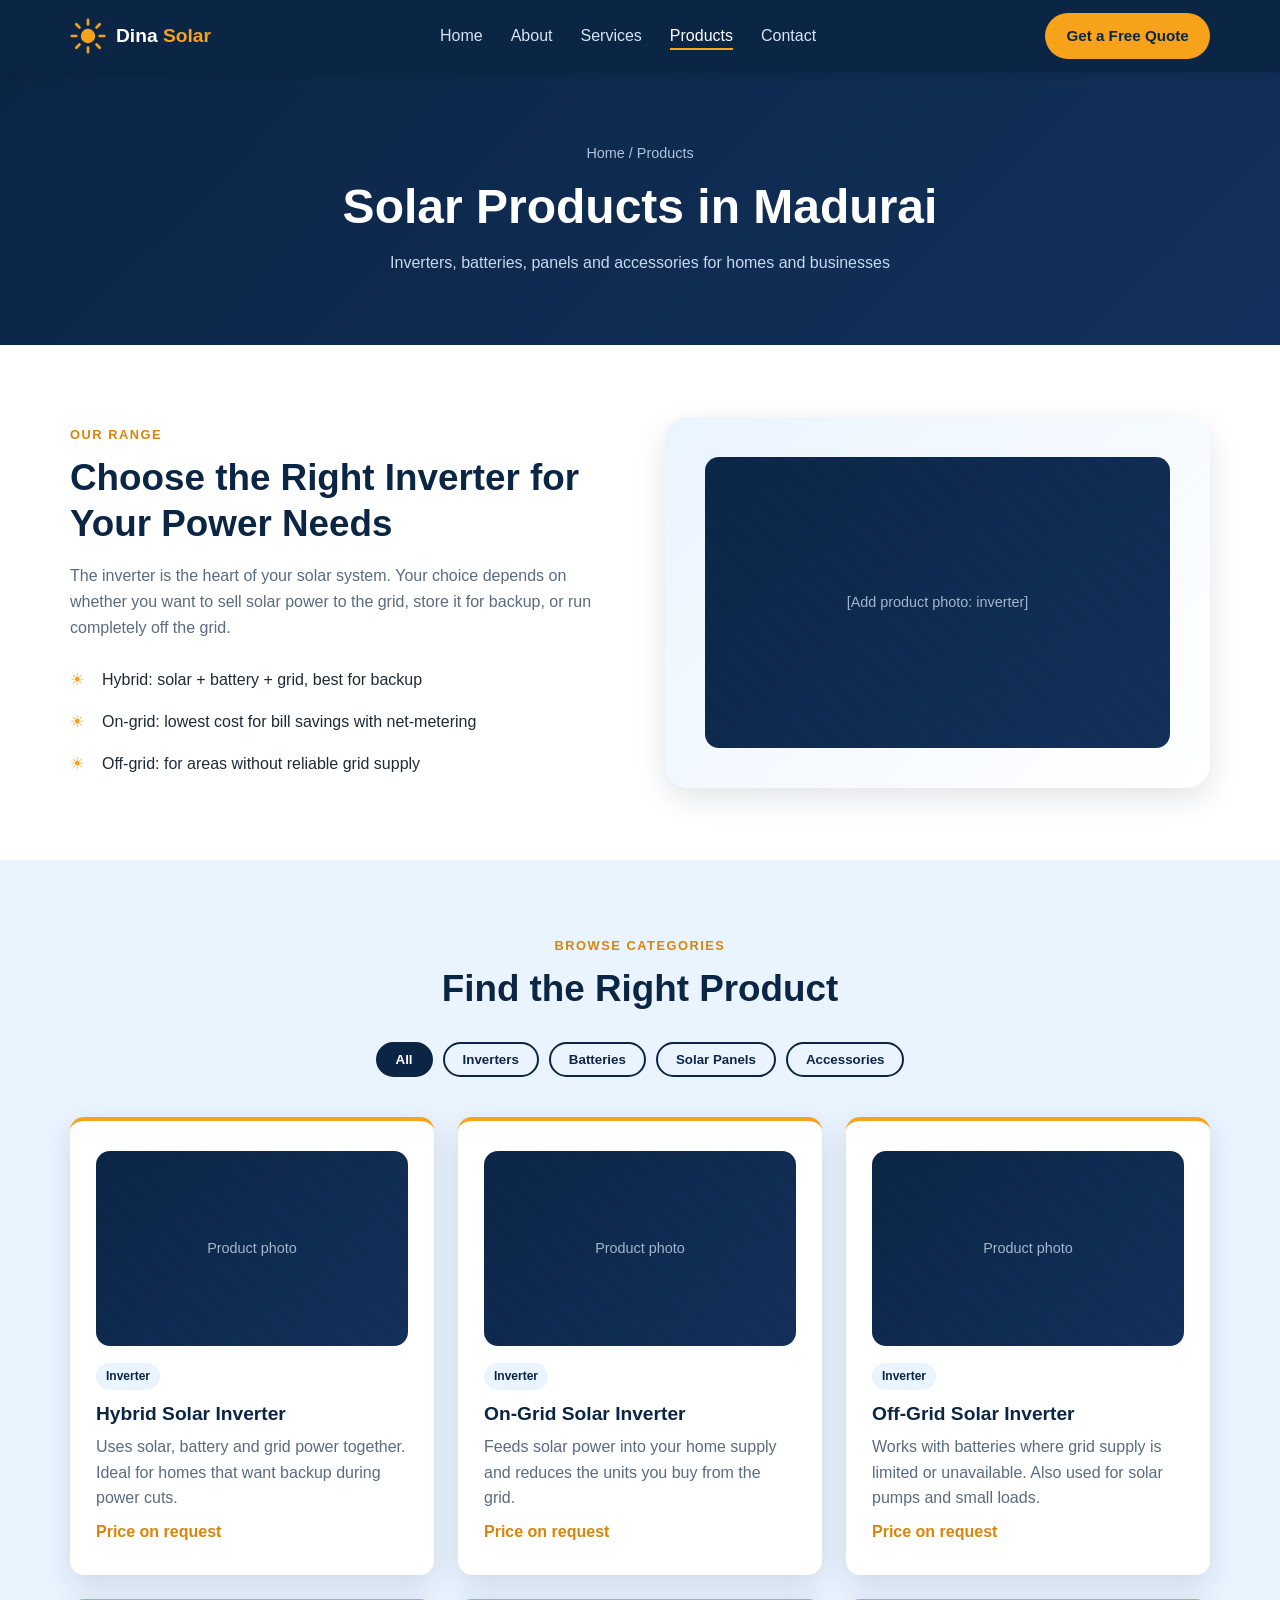
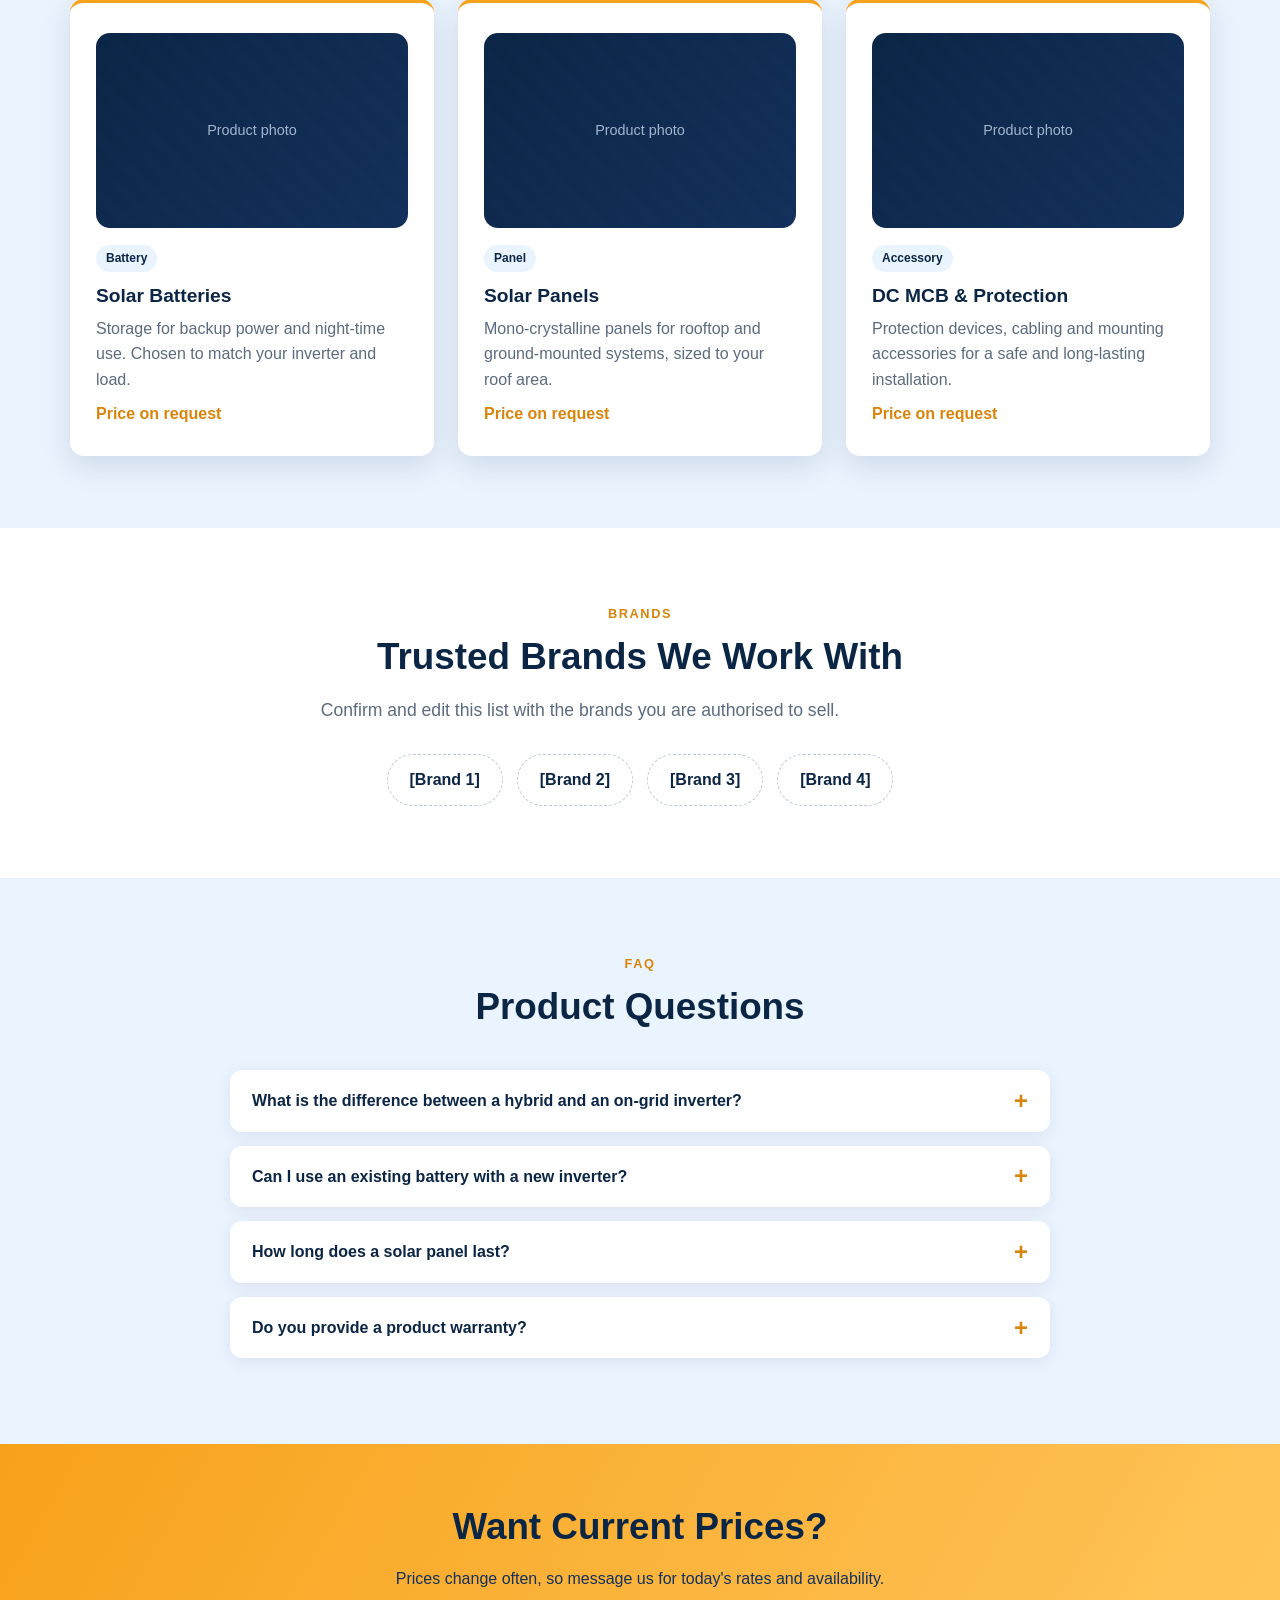
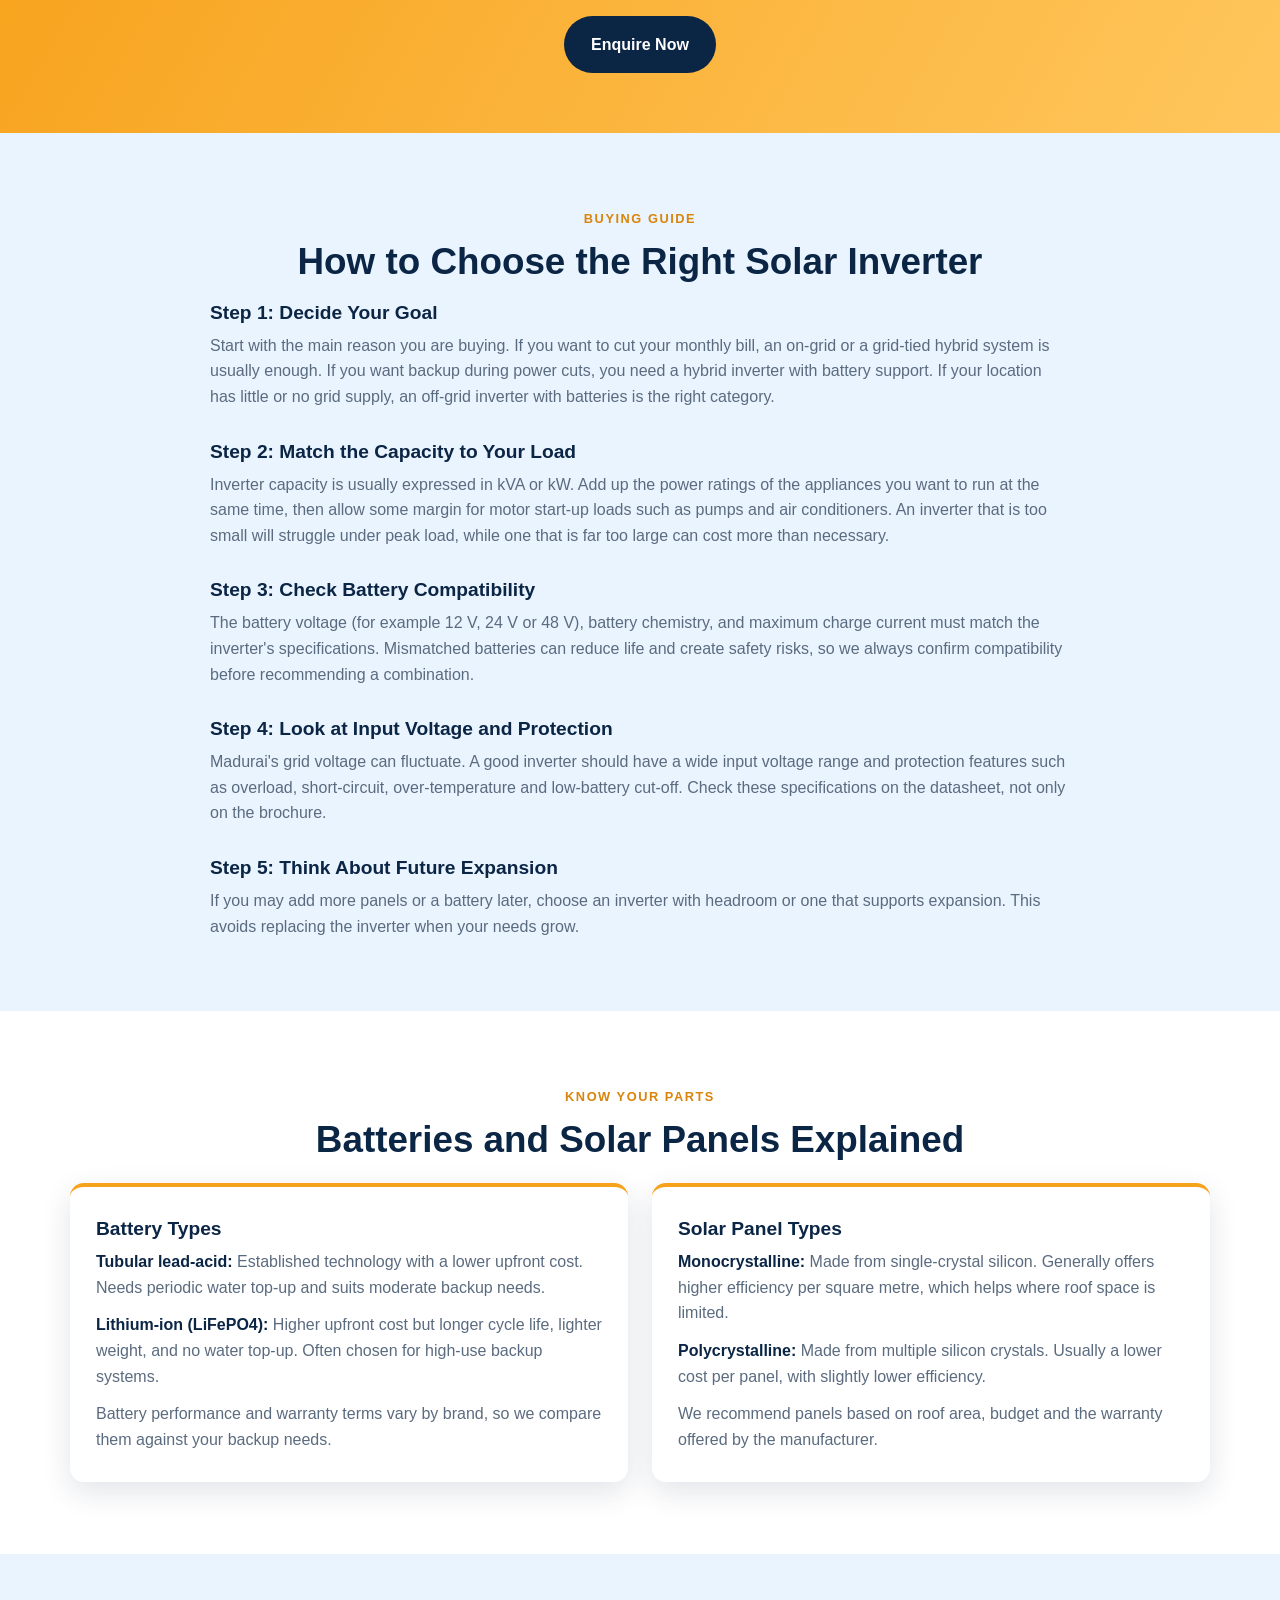
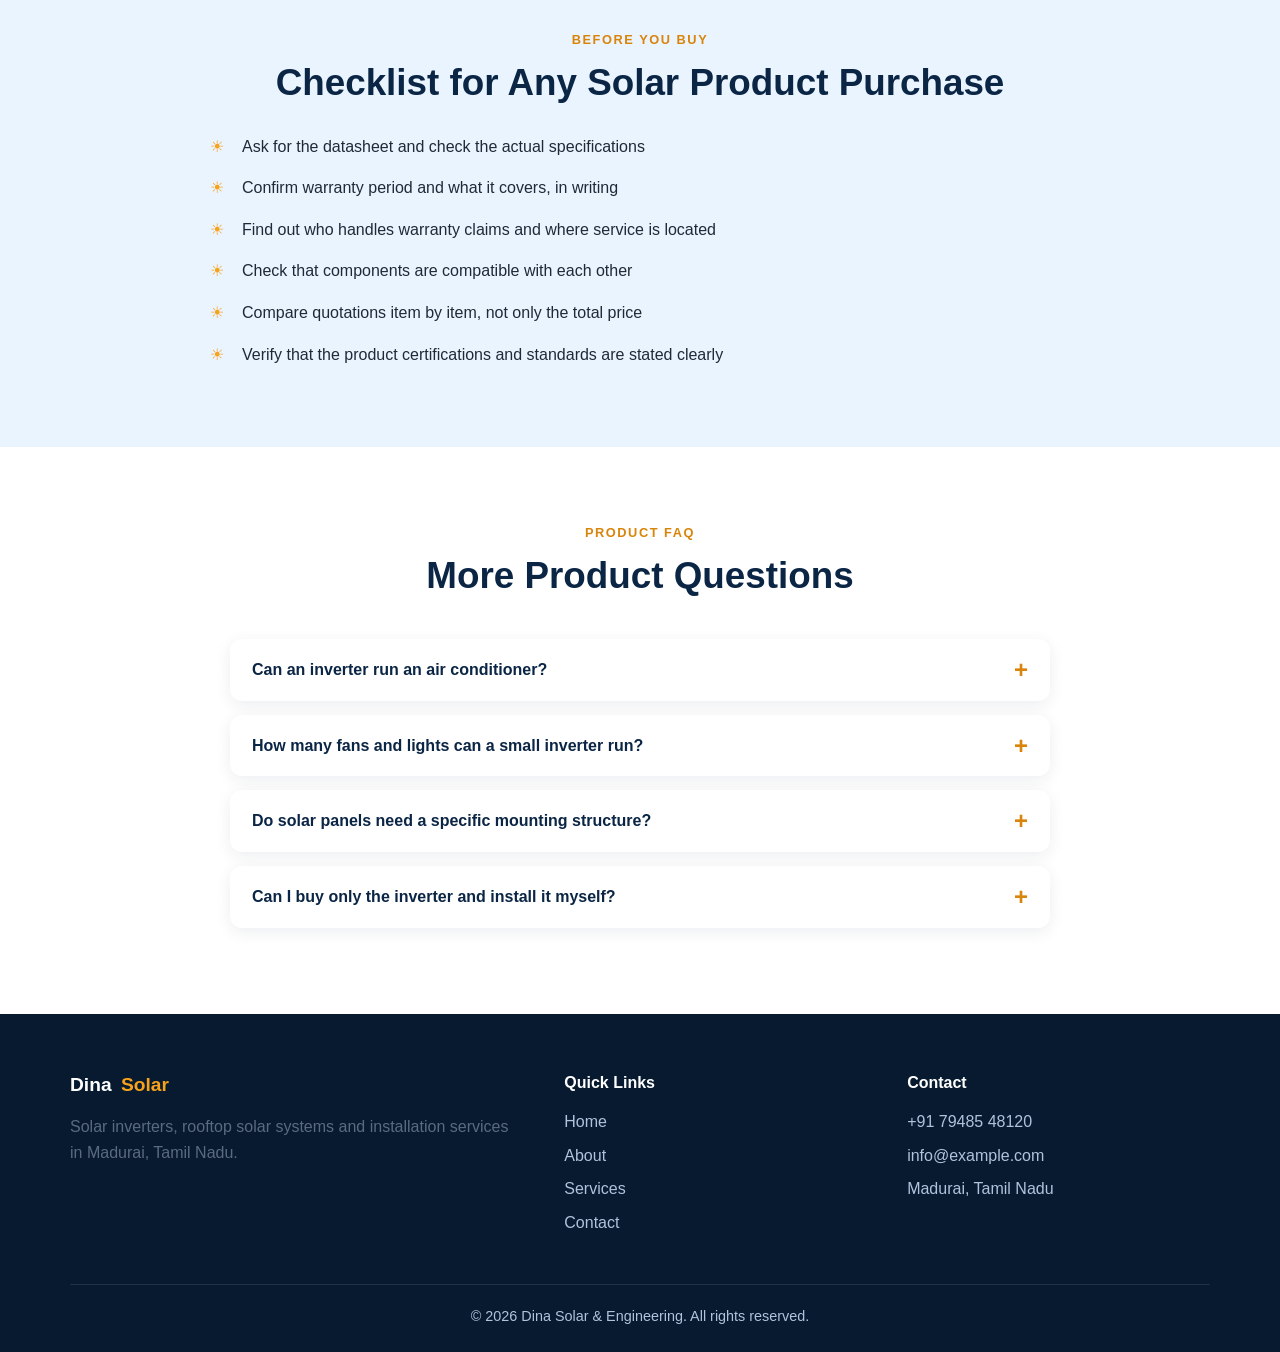
<file: products.html>
<!DOCTYPE html>
<html lang="en">
<head>
  <meta charset="UTF-8">
  <meta name="viewport" content="width=device-width, initial-scale=1.0">
  <title>Solar Inverters, Batteries & Solar Panels in Madurai | Dina Solar</title>
  <meta name="description" content="Browse solar inverters (hybrid, on-grid, off-grid), solar batteries, solar panels and DC protection accessories in Madurai. Ask for current prices from Dina Solar.">
  <meta name="keywords" content="solar inverter price Madurai, hybrid solar inverter Madurai, off grid inverter Madurai, solar battery Madurai, solar panel Madurai">
  <meta name="robots" content="index, follow">
  <link rel="canonical" href="https://www.example.com/products.html">
  <meta property="og:title" content="Solar Products in Madurai | Dina Solar">
  <meta property="og:description" content="Inverters, batteries, panels and accessories for home and business solar.">
  <meta property="og:url" content="https://www.example.com/products.html">
  <meta name="theme-color" content="#0B2545">
  <link rel="stylesheet" href="style.css">
  <link rel="stylesheet" href="extra.css">
</head>
<body>

<div class="progress"></div>

<header class="site-header">
  <div class="container nav">
    <a href="index.html" class="logo" aria-label="Dina Solar home">
      <svg viewBox="0 0 40 40" aria-hidden="true">
        <circle cx="20" cy="20" r="8" fill="#F7A21B"/>
        <g stroke="#F7A21B" stroke-width="3" stroke-linecap="round">
          <line x1="20" y1="2" x2="20" y2="7"/><line x1="20" y1="33" x2="20" y2="38"/>
          <line x1="2" y1="20" x2="7" y2="20"/><line x1="33" y1="20" x2="38" y2="20"/>
          <line x1="7" y1="7" x2="10.5" y2="10.5"/><line x1="29.5" y1="29.5" x2="33" y2="33"/>
          <line x1="33" y1="7" x2="29.5" y2="10.5"/><line x1="10.5" y1="29.5" x2="7" y2="33"/>
        </g>
      </svg>
      <div>Dina <span class="accent">Solar</span></div>
    </a>
    <button class="menu-toggle" aria-label="Toggle menu" aria-expanded="false"><span></span><span></span><span></span></button>
    <nav aria-label="Main navigation">
      <ul class="nav-links">
        <li><a href="index.html">Home</a></li>
        <li><a href="about.html">About</a></li>
        <li><a href="services.html">Services</a></li>
        <li><a href="products.html" class="active">Products</a></li>
        <li><a href="contact.html">Contact</a></li>
      </ul>
    </nav>
    <a href="contact.html" class="btn btn-primary nav-cta">Get a Free Quote</a>
  </div>
</header>

<main>

<section class="page-hero">
  <div class="container">
    <div class="breadcrumb"><a href="index.html">Home</a> / Products</div>
    <h1>Solar Products in Madurai</h1>
    <p>Inverters, batteries, panels and accessories for homes and businesses</p>
  </div>
</section>

<!-- INTRO -->
<section>
  <div class="container split">
    <div class="reveal">
      <span class="eyebrow">Our Range</span>
      <h2>Choose the Right Inverter for Your Power Needs</h2>
      <p>The inverter is the heart of your solar system. Your choice depends on whether you want to sell solar power to the grid, store it for backup, or run completely off the grid.</p>
      <ul class="check-list">
        <li>Hybrid: solar + battery + grid, best for backup</li>
        <li>On-grid: lowest cost for bill savings with net-metering</li>
        <li>Off-grid: for areas without reliable grid supply</li>
      </ul>
    </div>
    <div class="split-art reveal">
      <div class="img-ph"><span>[Add product photo: inverter]</span></div>
    </div>
  </div>
</section>

<!-- FILTERS + PRODUCTS -->
<section class="section-alt">
  <div class="container section-head reveal">
    <span class="eyebrow">Browse Categories</span>
    <h2>Find the Right Product</h2>
    <div class="filters">
      <button class="filter-btn active" data-filter="all">All</button>
      <button class="filter-btn" data-filter="inverter">Inverters</button>
      <button class="filter-btn" data-filter="battery">Batteries</button>
      <button class="filter-btn" data-filter="panel">Solar Panels</button>
      <button class="filter-btn" data-filter="accessory">Accessories</button>
    </div>
  </div>

  <div class="container grid-3">
    <article class="card product-card reveal" data-category="inverter">
      <div class="img-ph" style="margin-bottom:16px;"><span>Product photo</span></div>
      <span class="tag">Inverter</span>
      <h3>Hybrid Solar Inverter</h3>
      <p>Uses solar, battery and grid power together. Ideal for homes that want backup during power cuts.</p>
      <p class="price">Price on request</p>
    </article>
    <article class="card product-card reveal" data-category="inverter">
      <div class="img-ph" style="margin-bottom:16px;"><span>Product photo</span></div>
      <span class="tag">Inverter</span>
      <h3>On-Grid Solar Inverter</h3>
      <p>Feeds solar power into your home supply and reduces the units you buy from the grid.</p>
      <p class="price">Price on request</p>
    </article>
    <article class="card product-card reveal" data-category="inverter">
      <div class="img-ph" style="margin-bottom:16px;"><span>Product photo</span></div>
      <span class="tag">Inverter</span>
      <h3>Off-Grid Solar Inverter</h3>
      <p>Works with batteries where grid supply is limited or unavailable. Also used for solar pumps and small loads.</p>
      <p class="price">Price on request</p>
    </article>
    <article class="card product-card reveal" data-category="battery">
      <div class="img-ph" style="margin-bottom:16px;"><span>Product photo</span></div>
      <span class="tag">Battery</span>
      <h3>Solar Batteries</h3>
      <p>Storage for backup power and night-time use. Chosen to match your inverter and load.</p>
      <p class="price">Price on request</p>
    </article>
    <article class="card product-card reveal" data-category="panel">
      <div class="img-ph" style="margin-bottom:16px;"><span>Product photo</span></div>
      <span class="tag">Panel</span>
      <h3>Solar Panels</h3>
      <p>Mono-crystalline panels for rooftop and ground-mounted systems, sized to your roof area.</p>
      <p class="price">Price on request</p>
    </article>
    <article class="card product-card reveal" data-category="accessory">
      <div class="img-ph" style="margin-bottom:16px;"><span>Product photo</span></div>
      <span class="tag">Accessory</span>
      <h3>DC MCB & Protection</h3>
      <p>Protection devices, cabling and mounting accessories for a safe and long-lasting installation.</p>
      <p class="price">Price on request</p>
    </article>
  </div>
</section>

<!-- BRANDS (edit to real brands you deal in) -->
<section>
  <div class="container section-head reveal">
    <span class="eyebrow">Brands</span>
    <h2>Trusted Brands We Work With</h2>
    <p class="lead">Confirm and edit this list with the brands you are authorised to sell.</p>
  </div>
  <div class="container brand-row reveal">
    <span class="brand-pill">[Brand 1]</span>
    <span class="brand-pill">[Brand 2]</span>
    <span class="brand-pill">[Brand 3]</span>
    <span class="brand-pill">[Brand 4]</span>
  </div>
</section>

<!-- FAQ -->
<section class="section-alt">
  <div class="container section-head reveal">
    <span class="eyebrow">FAQ</span>
    <h2>Product Questions</h2>
  </div>
  <div class="container faq reveal">
    <details>
      <summary>What is the difference between a hybrid and an on-grid inverter?</summary>
      <p>An on-grid inverter works only when grid power is available and focuses on bill savings. A hybrid inverter also manages battery storage, giving you backup during outages.</p>
    </details>
    <details>
      <summary>Can I use an existing battery with a new inverter?</summary>
      <p>It depends on battery voltage, chemistry and inverter compatibility. Share your battery details and we will check.</p>
    </details>
    <details>
      <summary>How long does a solar panel last?</summary>
      <p>Solar panels are usually warranted for many years, and performance declines slowly with age. Check the warranty terms on the specific product you choose.</p>
    </details>
    <details>
      <summary>Do you provide a product warranty?</summary>
      <p>Warranty depends on the manufacturer and product. We will share the warranty terms with your quotation.</p>
    </details>
  </div>
</section>

<section class="cta-band">
  <div class="container reveal">
    <h2>Want Current Prices?</h2>
    <p>Prices change often, so message us for today's rates and availability.</p>
    <a href="contact.html" class="btn btn-dark">Enquire Now</a>
  </div>
</section>


<!-- INVERTER BUYING GUIDE -->
<section class="section-alt">
  <div class="container section-head reveal">
    <span class="eyebrow">Buying Guide</span>
    <h2>How to Choose the Right Solar Inverter</h2>
  </div>
  <div class="container" style="max-width:860px;">
    <article class="reveal">
      <h3>Step 1: Decide Your Goal</h3>
      <p>Start with the main reason you are buying. If you want to cut your monthly bill, an on-grid or a grid-tied hybrid system is usually enough. If you want backup during power cuts, you need a hybrid inverter with battery support. If your location has little or no grid supply, an off-grid inverter with batteries is the right category.</p>
    </article>
    <article class="reveal" style="margin-top:30px;">
      <h3>Step 2: Match the Capacity to Your Load</h3>
      <p>Inverter capacity is usually expressed in kVA or kW. Add up the power ratings of the appliances you want to run at the same time, then allow some margin for motor start-up loads such as pumps and air conditioners. An inverter that is too small will struggle under peak load, while one that is far too large can cost more than necessary.</p>
    </article>
    <article class="reveal" style="margin-top:30px;">
      <h3>Step 3: Check Battery Compatibility</h3>
      <p>The battery voltage (for example 12 V, 24 V or 48 V), battery chemistry, and maximum charge current must match the inverter's specifications. Mismatched batteries can reduce life and create safety risks, so we always confirm compatibility before recommending a combination.</p>
    </article>
    <article class="reveal" style="margin-top:30px;">
      <h3>Step 4: Look at Input Voltage and Protection</h3>
      <p>Madurai's grid voltage can fluctuate. A good inverter should have a wide input voltage range and protection features such as overload, short-circuit, over-temperature and low-battery cut-off. Check these specifications on the datasheet, not only on the brochure.</p>
    </article>
    <article class="reveal" style="margin-top:30px;">
      <h3>Step 5: Think About Future Expansion</h3>
      <p>If you may add more panels or a battery later, choose an inverter with headroom or one that supports expansion. This avoids replacing the inverter when your needs grow.</p>
    </article>
  </div>
</section>

<!-- BATTERY AND PANEL GUIDE -->
<section>
  <div class="container section-head reveal">
    <span class="eyebrow">Know Your Parts</span>
    <h2>Batteries and Solar Panels Explained</h2>
  </div>
  <div class="container grid-2" style="margin-top:20px;">
    <div class="card reveal">
      <h3>Battery Types</h3>
      <p><strong style="color:var(--navy);">Tubular lead-acid:</strong> Established technology with a lower upfront cost. Needs periodic water top-up and suits moderate backup needs.</p>
      <p style="margin-top:12px;"><strong style="color:var(--navy);">Lithium-ion (LiFePO4):</strong> Higher upfront cost but longer cycle life, lighter weight, and no water top-up. Often chosen for high-use backup systems.</p>
      <p style="margin-top:12px;">Battery performance and warranty terms vary by brand, so we compare them against your backup needs.</p>
    </div>
    <div class="card reveal">
      <h3>Solar Panel Types</h3>
      <p><strong style="color:var(--navy);">Monocrystalline:</strong> Made from single-crystal silicon. Generally offers higher efficiency per square metre, which helps where roof space is limited.</p>
      <p style="margin-top:12px;"><strong style="color:var(--navy);">Polycrystalline:</strong> Made from multiple silicon crystals. Usually a lower cost per panel, with slightly lower efficiency.</p>
      <p style="margin-top:12px;">We recommend panels based on roof area, budget and the warranty offered by the manufacturer.</p>
    </div>
  </div>
</section>

<!-- BEFORE YOU BUY -->
<section class="section-alt">
  <div class="container" style="max-width:860px;">
    <div class="section-head reveal">
      <span class="eyebrow">Before You Buy</span>
      <h2>Checklist for Any Solar Product Purchase</h2>
    </div>
    <ul class="check-list reveal">
      <li>Ask for the datasheet and check the actual specifications</li>
      <li>Confirm warranty period and what it covers, in writing</li>
      <li>Find out who handles warranty claims and where service is located</li>
      <li>Check that components are compatible with each other</li>
      <li>Compare quotations item by item, not only the total price</li>
      <li>Verify that the product certifications and standards are stated clearly</li>
    </ul>
  </div>
</section>

<!-- FAQ -->
<section>
  <div class="container section-head reveal">
    <span class="eyebrow">Product FAQ</span>
    <h2>More Product Questions</h2>
  </div>
  <div class="container faq reveal">
    <details>
      <summary>Can an inverter run an air conditioner?</summary>
      <p>Yes, if the inverter capacity and battery bank are sized for the AC's starting and running load. AC systems need careful planning because compressors draw high start-up current.</p>
    </details>
    <details>
      <summary>How many fans and lights can a small inverter run?</summary>
      <p>This depends on the inverter rating and the battery backup time you need. We calculate the load based on your actual appliances.</p>
    </details>
    <details>
      <summary>Do solar panels need a specific mounting structure?</summary>
      <p>Yes. The structure depends on the roof type, wind load, and panel orientation. We select mounting that is safe and suitable for your building.</p>
    </details>
    <details>
      <summary>Can I buy only the inverter and install it myself?</summary>
      <p>We strongly recommend professional installation. Solar systems involve DC high-voltage circuits, earthing, and grid connection requirements that need trained technicians.</p>
    </details>
  </div>
</section>

</main>

<footer class="site-footer">
  <div class="container footer-grid">
    <div>
      <a href="index.html" class="logo">Dina <span class="accent" style="margin-left:4px;">Solar</span></a>
      <p>Solar inverters, rooftop solar systems and installation services in Madurai, Tamil Nadu.</p>
    </div>
    <div>
      <h4>Quick Links</h4>
      <a href="index.html">Home</a>
      <a href="about.html">About</a>
      <a href="services.html">Services</a>
      <a href="contact.html">Contact</a>
    </div>
    <div>
      <h4>Contact</h4>
      <a href="tel:+917948548120">+91 79485 48120</a>
      <a href="mailto:info@example.com">info@example.com</a>
      <a>Madurai, Tamil Nadu</a>
    </div>
  </div>
  <div class="container copyright">© 2026 Dina Solar & Engineering. All rights reserved.</div>
</footer>

<a href="tel:+917948548120" class="call-float">📞 Call Now</a>

<script src="script.js"></script>
<script src="extra.js"></script>
</body>
</html>
</file>
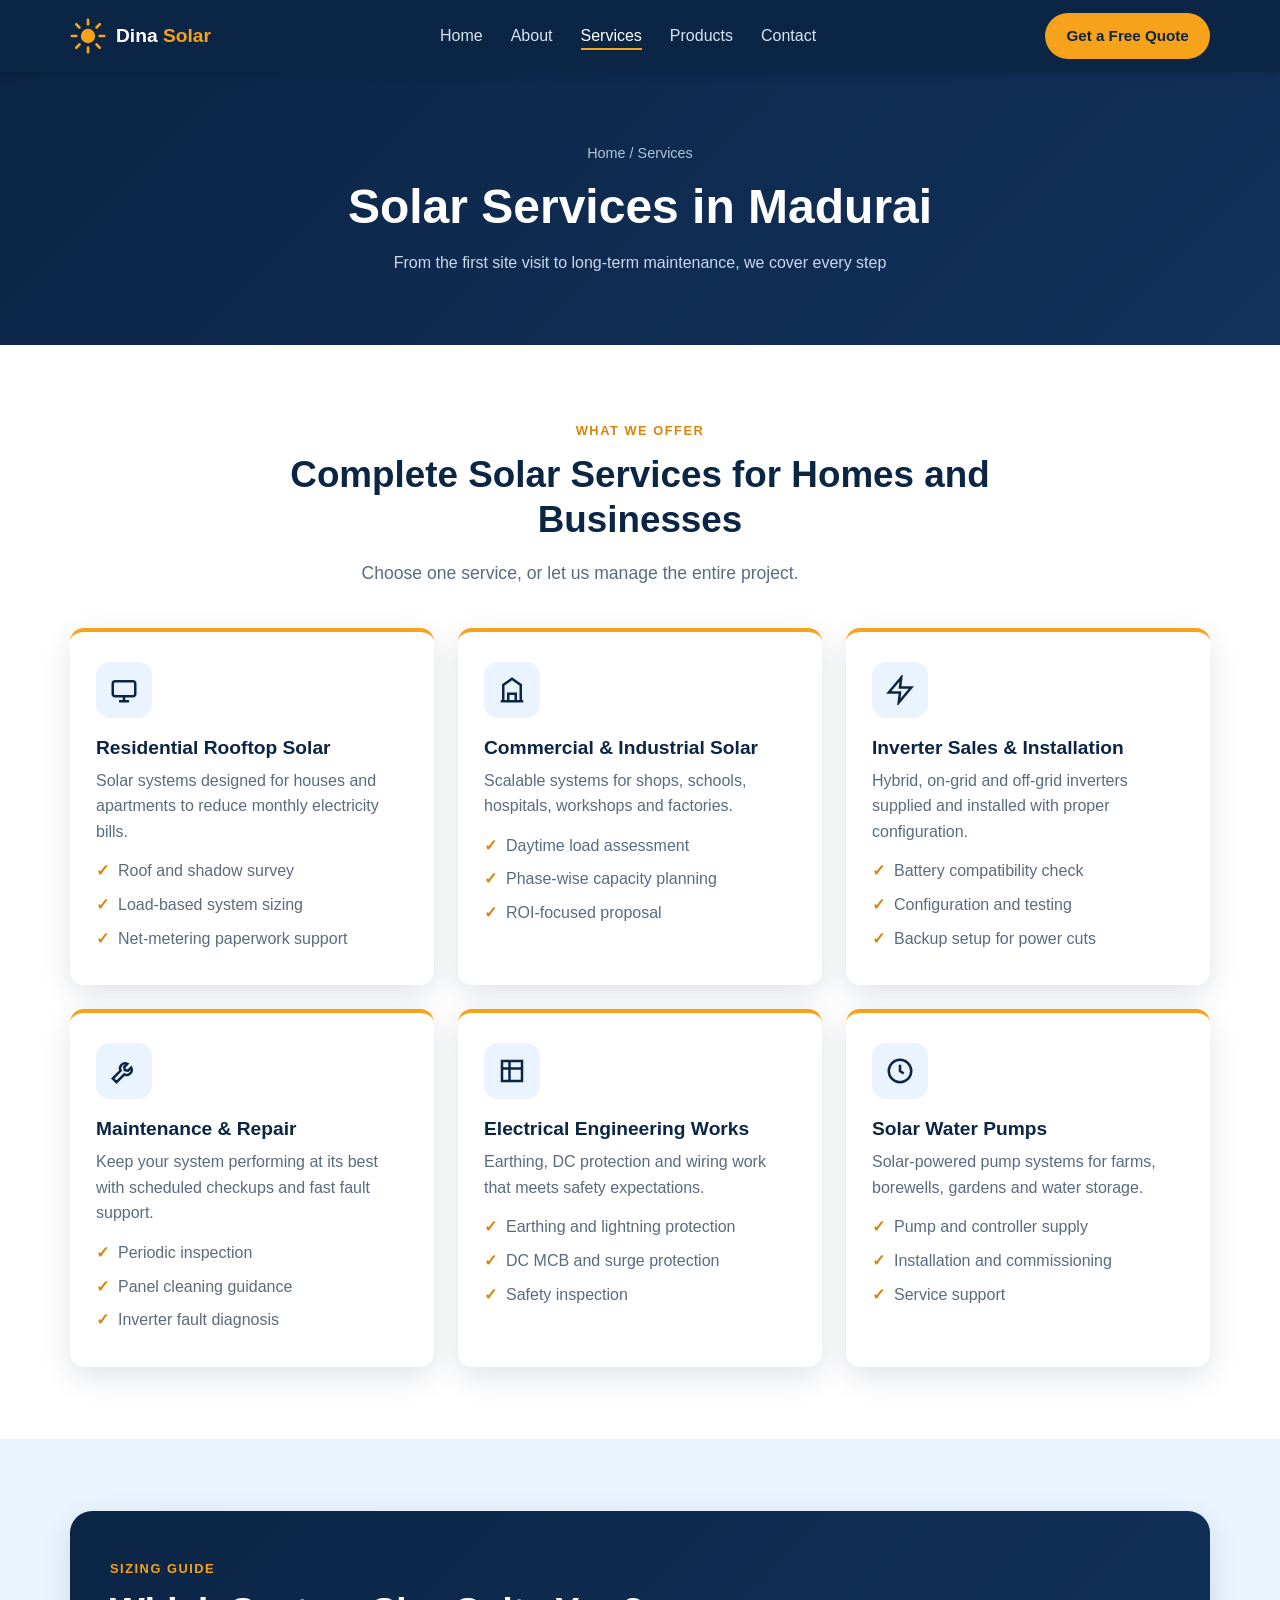
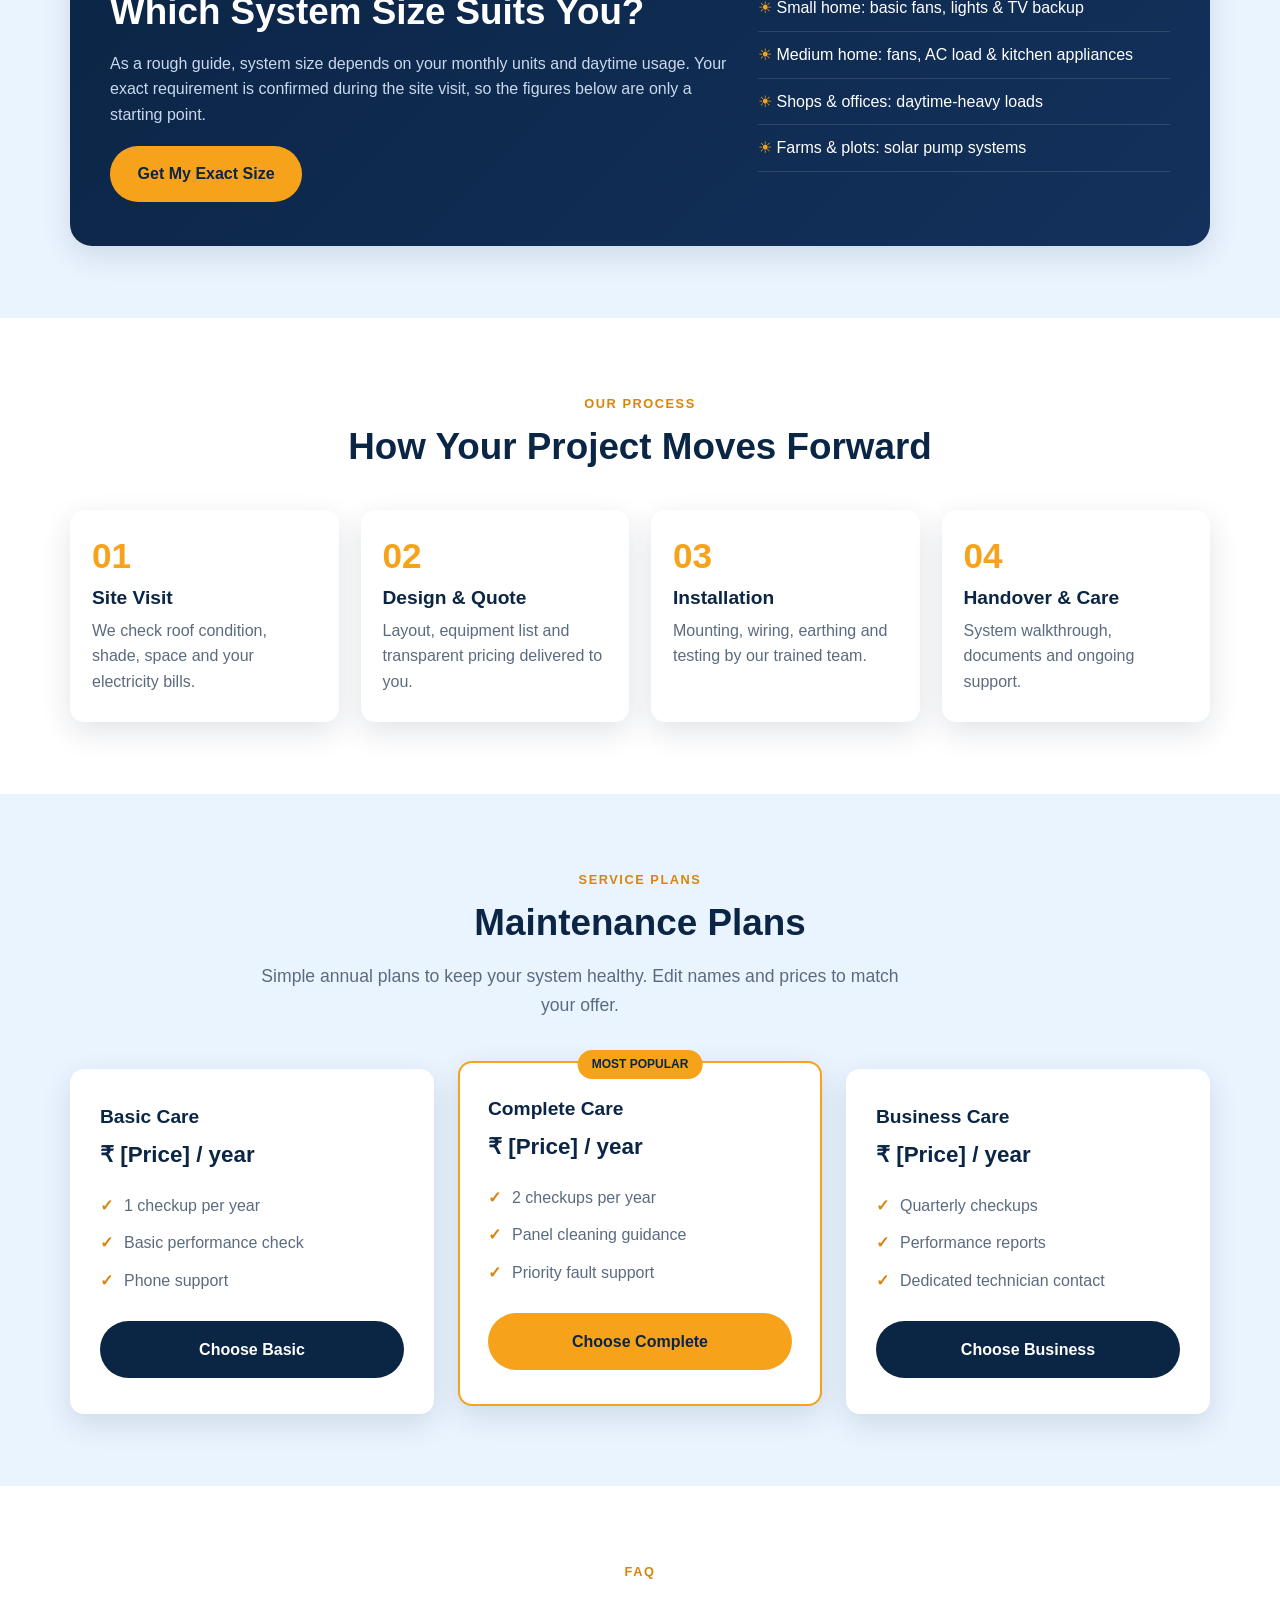
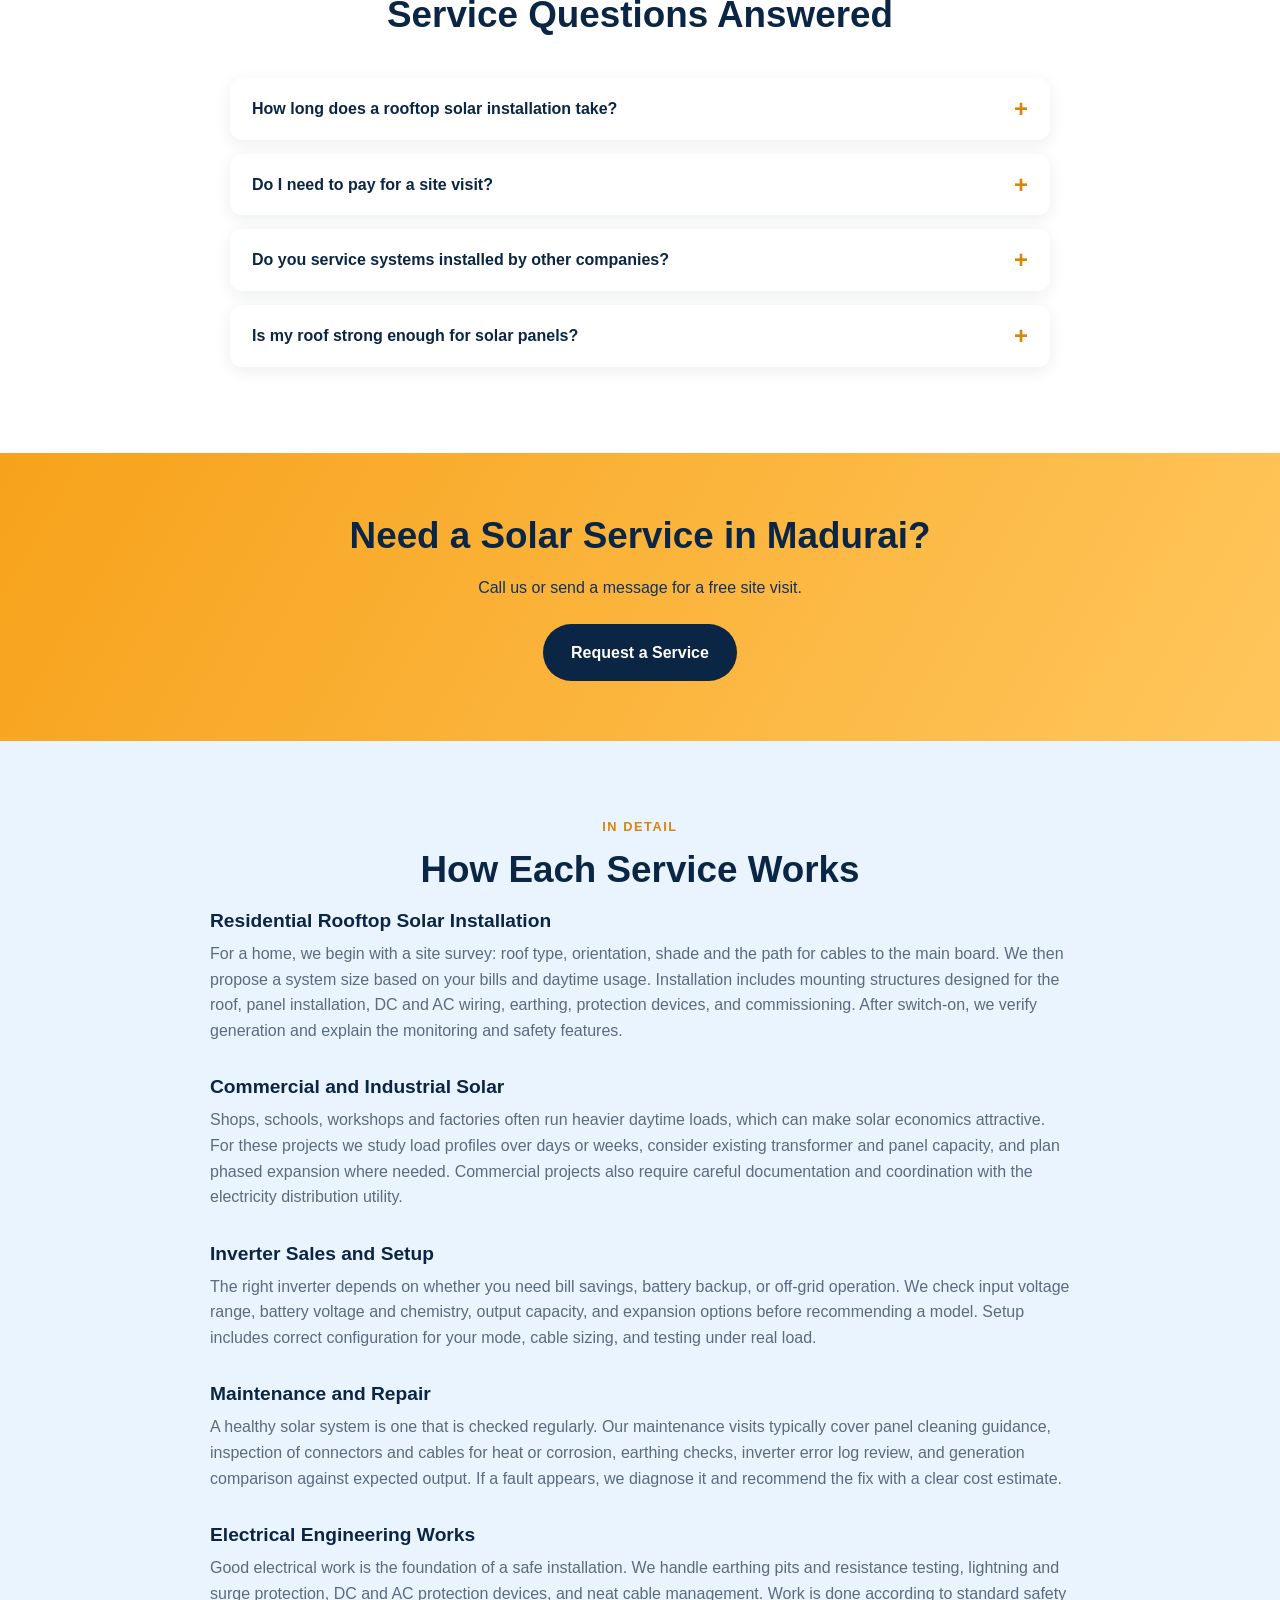
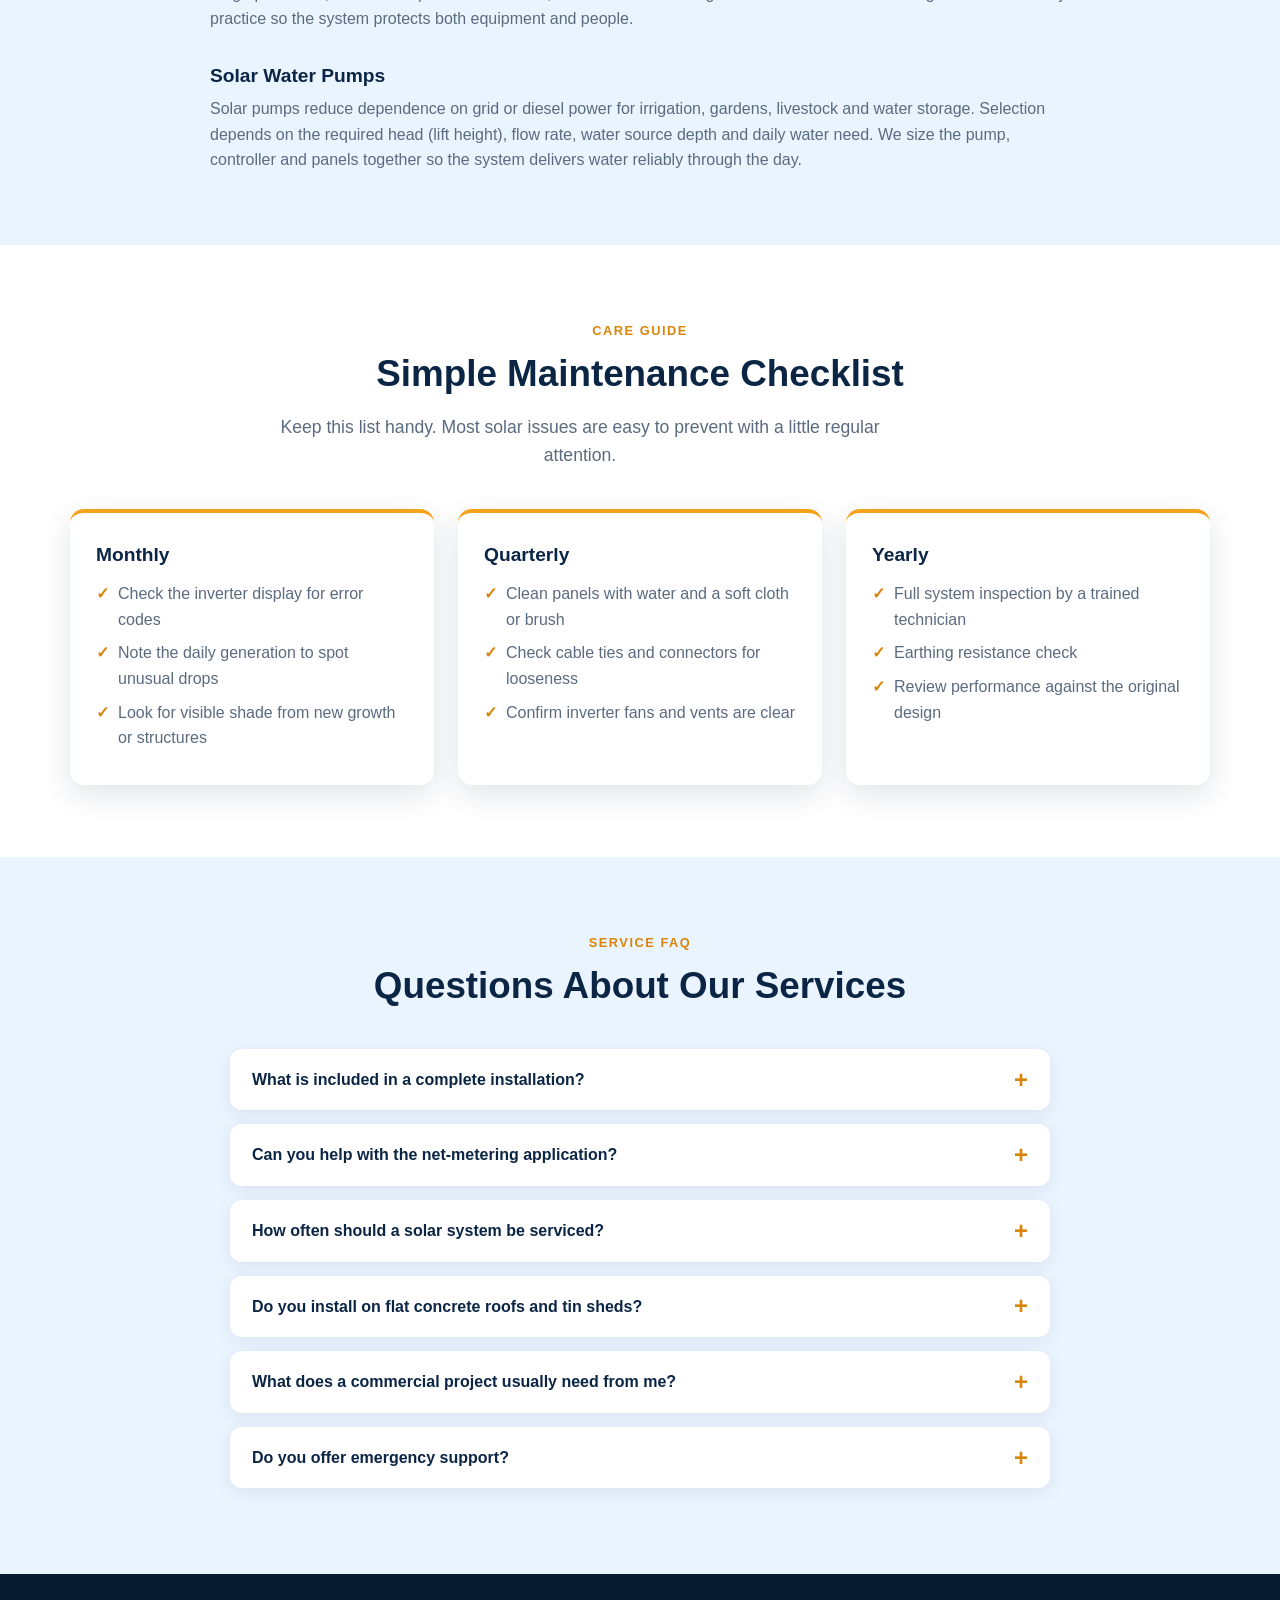
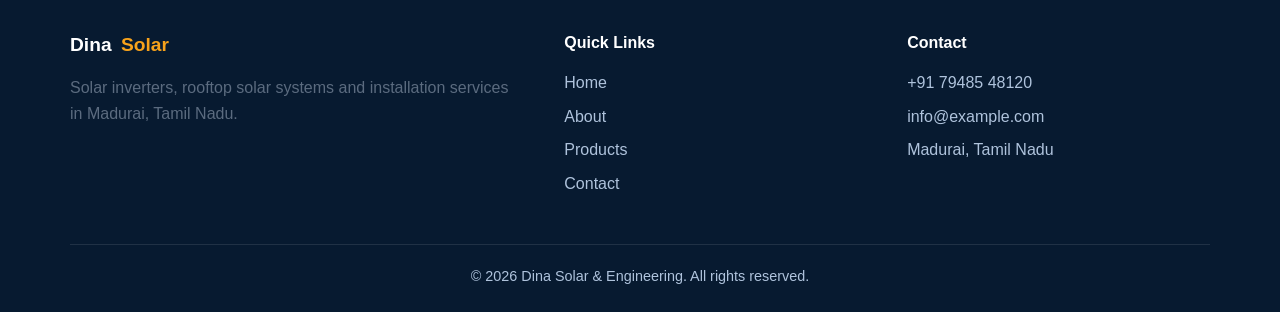
<file: services.html>
<!DOCTYPE html>
<html lang="en">
<head>
  <meta charset="UTF-8">
  <meta name="viewport" content="width=device-width, initial-scale=1.0">
  <title>Solar Services in Madurai: Installation, Inverter Setup & Maintenance | Dina Solar</title>
  <meta name="description" content="Rooftop solar installation, commercial solar, inverter setup, battery backup, solar water pumps and maintenance in Madurai by Dina Solar & Engineering.">
  <meta name="keywords" content="rooftop solar installation Madurai, commercial solar Madurai, inverter installation Madurai, solar maintenance Madurai, solar pump Madurai">
  <meta name="robots" content="index, follow">
  <link rel="canonical" href="https://www.example.com/services.html">
  <meta property="og:title" content="Solar Services in Madurai | Dina Solar">
  <meta property="og:description" content="Residential and commercial solar, inverter setup, maintenance and solar pumps.">
  <meta property="og:url" content="https://www.example.com/services.html">
  <meta name="theme-color" content="#0B2545">
  <link rel="stylesheet" href="style.css">
  <link rel="stylesheet" href="extra.css">
</head>
<body>

<div class="progress"></div>

<header class="site-header">
  <div class="container nav">
    <a href="index.html" class="logo" aria-label="Dina Solar home">
      <svg viewBox="0 0 40 40" aria-hidden="true">
        <circle cx="20" cy="20" r="8" fill="#F7A21B"/>
        <g stroke="#F7A21B" stroke-width="3" stroke-linecap="round">
          <line x1="20" y1="2" x2="20" y2="7"/><line x1="20" y1="33" x2="20" y2="38"/>
          <line x1="2" y1="20" x2="7" y2="20"/><line x1="33" y1="20" x2="38" y2="20"/>
          <line x1="7" y1="7" x2="10.5" y2="10.5"/><line x1="29.5" y1="29.5" x2="33" y2="33"/>
          <line x1="33" y1="7" x2="29.5" y2="10.5"/><line x1="10.5" y1="29.5" x2="7" y2="33"/>
        </g>
      </svg>
      <div>Dina <span class="accent">Solar</span></div>
    </a>
    <button class="menu-toggle" aria-label="Toggle menu" aria-expanded="false"><span></span><span></span><span></span></button>
    <nav aria-label="Main navigation">
      <ul class="nav-links">
        <li><a href="index.html">Home</a></li>
        <li><a href="about.html">About</a></li>
        <li><a href="services.html" class="active">Services</a></li>
        <li><a href="products.html">Products</a></li>
        <li><a href="contact.html">Contact</a></li>
      </ul>
    </nav>
    <a href="contact.html" class="btn btn-primary nav-cta">Get a Free Quote</a>
  </div>
</header>

<main>

<section class="page-hero">
  <div class="container">
    <div class="breadcrumb"><a href="index.html">Home</a> / Services</div>
    <h1>Solar Services in Madurai</h1>
    <p>From the first site visit to long-term maintenance, we cover every step</p>
  </div>
</section>

<!-- SERVICE LIST -->
<section>
  <div class="container section-head reveal">
    <span class="eyebrow">What We Offer</span>
    <h2>Complete Solar Services for Homes and Businesses</h2>
    <p class="lead">Choose one service, or let us manage the entire project.</p>
  </div>
  <div class="container grid-3">
    <article class="card reveal" id="residential">
      <div class="icon"><svg viewBox="0 0 24 24" fill="none" stroke="#0B2545" stroke-width="2"><rect x="3" y="5" width="18" height="12" rx="2"/><path d="M8 21h8M12 17v4"/></svg></div>
      <h3>Residential Rooftop Solar</h3>
      <p>Solar systems designed for houses and apartments to reduce monthly electricity bills.</p>
      <ul>
        <li>Roof and shadow survey</li>
        <li>Load-based system sizing</li>
        <li>Net-metering paperwork support</li>
      </ul>
    </article>
    <article class="card reveal" id="commercial">
      <div class="icon"><svg viewBox="0 0 24 24" fill="none" stroke="#0B2545" stroke-width="2"><path d="M3 21h18M5 21V8l7-5 7 5v13"/><path d="M9 21v-6h6v6"/></svg></div>
      <h3>Commercial & Industrial Solar</h3>
      <p>Scalable systems for shops, schools, hospitals, workshops and factories.</p>
      <ul>
        <li>Daytime load assessment</li>
        <li>Phase-wise capacity planning</li>
        <li>ROI-focused proposal</li>
      </ul>
    </article>
    <article class="card reveal" id="inverter">
      <div class="icon"><svg viewBox="0 0 24 24" fill="none" stroke="#0B2545" stroke-width="2"><path d="M13 2L3 14h9l-1 8 10-12h-9z"/></svg></div>
      <h3>Inverter Sales & Installation</h3>
      <p>Hybrid, on-grid and off-grid inverters supplied and installed with proper configuration.</p>
      <ul>
        <li>Battery compatibility check</li>
        <li>Configuration and testing</li>
        <li>Backup setup for power cuts</li>
      </ul>
    </article>
    <article class="card reveal" id="maintenance">
      <div class="icon"><svg viewBox="0 0 24 24" fill="none" stroke="#0B2545" stroke-width="2"><path d="M14.7 6.3a4 4 0 0 0-5.4 5.4L3 18l3 3 6.3-6.3a4 4 0 0 0 5.4-5.4l-2.5 2.5-2.5-.5-.5-2.5z"/></svg></div>
      <h3>Maintenance & Repair</h3>
      <p>Keep your system performing at its best with scheduled checkups and fast fault support.</p>
      <ul>
        <li>Periodic inspection</li>
        <li>Panel cleaning guidance</li>
        <li>Inverter fault diagnosis</li>
      </ul>
    </article>
    <article class="card reveal" id="electrical">
      <div class="icon"><svg viewBox="0 0 24 24" fill="none" stroke="#0B2545" stroke-width="2"><path d="M4 4h16v16H4z"/><path d="M4 10h16M10 4v16"/></svg></div>
      <h3>Electrical Engineering Works</h3>
      <p>Earthing, DC protection and wiring work that meets safety expectations.</p>
      <ul>
        <li>Earthing and lightning protection</li>
        <li>DC MCB and surge protection</li>
        <li>Safety inspection</li>
      </ul>
    </article>
    <article class="card reveal" id="pumps">
      <div class="icon"><svg viewBox="0 0 24 24" fill="none" stroke="#0B2545" stroke-width="2"><circle cx="12" cy="12" r="9"/><path d="M12 7v5l3 2"/></svg></div>
      <h3>Solar Water Pumps</h3>
      <p>Solar-powered pump systems for farms, borewells, gardens and water storage.</p>
      <ul>
        <li>Pump and controller supply</li>
        <li>Installation and commissioning</li>
        <li>Service support</li>
      </ul>
    </article>
  </div>
</section>

<!-- HOME/OFFICE SIZE GUIDE -->
<section class="section-alt">
  <div class="container highlight-box reveal" style="margin-top:0;">
    <div>
      <span class="eyebrow" style="color:var(--sun);">Sizing Guide</span>
      <h2>Which System Size Suits You?</h2>
      <p>As a rough guide, system size depends on your monthly units and daytime usage. Your exact requirement is confirmed during the site visit, so the figures below are only a starting point.</p>
      <a href="contact.html" class="btn btn-primary" style="margin-top:18px;">Get My Exact Size</a>
    </div>
    <ul class="side-list" style="padding:0;">
      <li>Small home: basic fans, lights & TV backup</li>
      <li>Medium home: fans, AC load & kitchen appliances</li>
      <li>Shops & offices: daytime-heavy loads</li>
      <li>Farms & plots: solar pump systems</li>
    </ul>
  </div>
</section>

<!-- PROCESS -->
<section>
  <div class="container section-head reveal">
    <span class="eyebrow">Our Process</span>
    <h2>How Your Project Moves Forward</h2>
  </div>
  <div class="container process-row">
    <div class="process-card reveal"><div class="num">01</div><h3>Site Visit</h3><p>We check roof condition, shade, space and your electricity bills.</p></div>
    <div class="process-card reveal"><div class="num">02</div><h3>Design & Quote</h3><p>Layout, equipment list and transparent pricing delivered to you.</p></div>
    <div class="process-card reveal"><div class="num">03</div><h3>Installation</h3><p>Mounting, wiring, earthing and testing by our trained team.</p></div>
    <div class="process-card reveal"><div class="num">04</div><h3>Handover & Care</h3><p>System walkthrough, documents and ongoing support.</p></div>
  </div>
</section>

<!-- PACKAGES (edit prices) -->
<section class="section-alt">
  <div class="container section-head reveal">
    <span class="eyebrow">Service Plans</span>
    <h2>Maintenance Plans</h2>
    <p class="lead">Simple annual plans to keep your system healthy. Edit names and prices to match your offer.</p>
  </div>
  <div class="container grid-3" style="margin-top:50px;">
    <div class="plan reveal">
      <h3>Basic Care</h3>
      <div class="plan-price">₹ [Price] / year</div>
      <ul>
        <li>1 checkup per year</li>
        <li>Basic performance check</li>
        <li>Phone support</li>
      </ul>
      <a href="contact.html" class="btn btn-dark">Choose Basic</a>
    </div>
    <div class="plan featured reveal">
      <span class="badge">MOST POPULAR</span>
      <h3>Complete Care</h3>
      <div class="plan-price">₹ [Price] / year</div>
      <ul>
        <li>2 checkups per year</li>
        <li>Panel cleaning guidance</li>
        <li>Priority fault support</li>
      </ul>
      <a href="contact.html" class="btn btn-primary">Choose Complete</a>
    </div>
    <div class="plan reveal">
      <h3>Business Care</h3>
      <div class="plan-price">₹ [Price] / year</div>
      <ul>
        <li>Quarterly checkups</li>
        <li>Performance reports</li>
        <li>Dedicated technician contact</li>
      </ul>
      <a href="contact.html" class="btn btn-dark">Choose Business</a>
    </div>
  </div>
</section>

<!-- FAQ -->
<section>
  <div class="container section-head reveal">
    <span class="eyebrow">FAQ</span>
    <h2>Service Questions Answered</h2>
  </div>
  <div class="container faq reveal">
    <details>
      <summary>How long does a rooftop solar installation take?</summary>
      <p>Installation for a typical home system is usually completed within a few days once materials and approvals are ready.</p>
    </details>
    <details>
      <summary>Do I need to pay for a site visit?</summary>
      <p>Our initial site visit and quotation are free and without obligation.</p>
    </details>
    <details>
      <summary>Do you service systems installed by other companies?</summary>
      <p>Contact us with the system details. We will confirm whether we can help with checkups or repairs.</p>
    </details>
    <details>
      <summary>Is my roof strong enough for solar panels?</summary>
      <p>We check roof structure, direction and shade during the site visit before recommending any layout.</p>
    </details>
  </div>
</section>

<section class="cta-band">
  <div class="container reveal">
    <h2>Need a Solar Service in Madurai?</h2>
    <p>Call us or send a message for a free site visit.</p>
    <a href="contact.html" class="btn btn-dark">Request a Service</a>
  </div>
</section>


<!-- SERVICE DEEP DIVES -->
<section class="section-alt">
  <div class="container section-head reveal">
    <span class="eyebrow">In Detail</span>
    <h2>How Each Service Works</h2>
  </div>
  <div class="container" style="max-width:860px;">
    <article class="reveal">
      <h3>Residential Rooftop Solar Installation</h3>
      <p>For a home, we begin with a site survey: roof type, orientation, shade and the path for cables to the main board. We then propose a system size based on your bills and daytime usage. Installation includes mounting structures designed for the roof, panel installation, DC and AC wiring, earthing, protection devices, and commissioning. After switch-on, we verify generation and explain the monitoring and safety features.</p>
    </article>
    <article class="reveal" style="margin-top:32px;">
      <h3>Commercial and Industrial Solar</h3>
      <p>Shops, schools, workshops and factories often run heavier daytime loads, which can make solar economics attractive. For these projects we study load profiles over days or weeks, consider existing transformer and panel capacity, and plan phased expansion where needed. Commercial projects also require careful documentation and coordination with the electricity distribution utility.</p>
    </article>
    <article class="reveal" style="margin-top:32px;">
      <h3>Inverter Sales and Setup</h3>
      <p>The right inverter depends on whether you need bill savings, battery backup, or off-grid operation. We check input voltage range, battery voltage and chemistry, output capacity, and expansion options before recommending a model. Setup includes correct configuration for your mode, cable sizing, and testing under real load.</p>
    </article>
    <article class="reveal" style="margin-top:32px;">
      <h3>Maintenance and Repair</h3>
      <p>A healthy solar system is one that is checked regularly. Our maintenance visits typically cover panel cleaning guidance, inspection of connectors and cables for heat or corrosion, earthing checks, inverter error log review, and generation comparison against expected output. If a fault appears, we diagnose it and recommend the fix with a clear cost estimate.</p>
    </article>
    <article class="reveal" style="margin-top:32px;">
      <h3>Electrical Engineering Works</h3>
      <p>Good electrical work is the foundation of a safe installation. We handle earthing pits and resistance testing, lightning and surge protection, DC and AC protection devices, and neat cable management. Work is done according to standard safety practice so the system protects both equipment and people.</p>
    </article>
    <article class="reveal" style="margin-top:32px;">
      <h3>Solar Water Pumps</h3>
      <p>Solar pumps reduce dependence on grid or diesel power for irrigation, gardens, livestock and water storage. Selection depends on the required head (lift height), flow rate, water source depth and daily water need. We size the pump, controller and panels together so the system delivers water reliably through the day.</p>
    </article>
  </div>
</section>

<!-- MAINTENANCE CHECKLIST -->
<section>
  <div class="container section-head reveal">
    <span class="eyebrow">Care Guide</span>
    <h2>Simple Maintenance Checklist</h2>
    <p class="lead">Keep this list handy. Most solar issues are easy to prevent with a little regular attention.</p>
  </div>
  <div class="container grid-3">
    <div class="card reveal">
      <h3>Monthly</h3>
      <ul>
        <li>Check the inverter display for error codes</li>
        <li>Note the daily generation to spot unusual drops</li>
        <li>Look for visible shade from new growth or structures</li>
      </ul>
    </div>
    <div class="card reveal">
      <h3>Quarterly</h3>
      <ul>
        <li>Clean panels with water and a soft cloth or brush</li>
        <li>Check cable ties and connectors for looseness</li>
        <li>Confirm inverter fans and vents are clear</li>
      </ul>
    </div>
    <div class="card reveal">
      <h3>Yearly</h3>
      <ul>
        <li>Full system inspection by a trained technician</li>
        <li>Earthing resistance check</li>
        <li>Review performance against the original design</li>
      </ul>
    </div>
  </div>
</section>

<!-- FAQ -->
<section class="section-alt">
  <div class="container section-head reveal">
    <span class="eyebrow">Service FAQ</span>
    <h2>Questions About Our Services</h2>
  </div>
  <div class="container faq reveal">
    <details>
      <summary>What is included in a complete installation?</summary>
      <p>Mounting structure, panels, inverter, DC and AC cabling, protection devices, earthing, commissioning and handover. We confirm the exact scope in the quotation.</p>
    </details>
    <details>
      <summary>Can you help with the net-metering application?</summary>
      <p>Yes. We prepare the required documents and guide you through the process with the local utility.</p>
    </details>
    <details>
      <summary>How often should a solar system be serviced?</summary>
      <p>A basic cleaning and visual check every few months and a full inspection once a year is a good routine for most systems.</p>
    </details>
    <details>
      <summary>Do you install on flat concrete roofs and tin sheds?</summary>
      <p>Yes, subject to a site inspection. Flat concrete roofs use tilted mounting structures, while tin sheds need structural checks before mounting.</p>
    </details>
    <details>
      <summary>What does a commercial project usually need from me?</summary>
      <p>Recent electricity bills, load details, roof access, and information about existing electrical connections. We will list everything during the first discussion.</p>
    </details>
    <details>
      <summary>Do you offer emergency support?</summary>
      <p>Please call our office during working hours for urgent issues. We will advise on immediate safety steps and schedule the earliest possible visit.</p>
    </details>
  </div>
</section>

</main>

<footer class="site-footer">
  <div class="container footer-grid">
    <div>
      <a href="index.html" class="logo">Dina <span class="accent" style="margin-left:4px;">Solar</span></a>
      <p>Solar inverters, rooftop solar systems and installation services in Madurai, Tamil Nadu.</p>
    </div>
    <div>
      <h4>Quick Links</h4>
      <a href="index.html">Home</a>
      <a href="about.html">About</a>
      <a href="products.html">Products</a>
      <a href="contact.html">Contact</a>
    </div>
    <div>
      <h4>Contact</h4>
      <a href="tel:+917948548120">+91 79485 48120</a>
      <a href="mailto:info@example.com">info@example.com</a>
      <a>Madurai, Tamil Nadu</a>
    </div>
  </div>
  <div class="container copyright">© 2026 Dina Solar & Engineering. All rights reserved.</div>
</footer>

<a href="tel:+917948548120" class="call-float">📞 Call Now</a>

<script src="script.js"></script>
<script src="extra.js"></script>
</body>
</html>
</file>
<file: style.css>
:root {
  --navy: #0B2545;
  --navy-2: #13315C;
  --sun: #F7A21B;
  --sun-dark: #D9840A;
  --sky: #EAF4FF;
  --text: #1F2A37;
  --muted: #5B6B7F;
  --white: #FFFFFF;
  --radius: 14px;
  --shadow: 0 10px 30px rgba(11, 37, 69, 0.12);
}

* { box-sizing: border-box; margin: 0; padding: 0; }
html { scroll-behavior: smooth; }
body {
  font-family: "Segoe UI", Roboto, "Helvetica Neue", Arial, sans-serif;
  color: var(--text);
  background: var(--white);
  line-height: 1.6;
  overflow-x: hidden;
}
img, svg { max-width: 100%; display: block; }
a { color: inherit; text-decoration: none; }
h1, h2, h3 { line-height: 1.25; color: var(--navy); }
h1 { font-size: clamp(2rem, 5vw, 3.4rem); }
h2 { font-size: clamp(1.6rem, 3.5vw, 2.3rem); margin-bottom: 1rem; }
h3 { font-size: 1.2rem; margin-bottom: 0.5rem; }
p { color: var(--muted); }

.container { width: min(1140px, 92%); margin: 0 auto; }
section { padding: 72px 0; }
.section-alt { background: var(--sky); }
.eyebrow {
  display: inline-block;
  font-size: 0.8rem;
  font-weight: 700;
  letter-spacing: 0.12em;
  text-transform: uppercase;
  color: var(--sun-dark);
  margin-bottom: 0.6rem;
}
.center { text-align: center; }
.lead { font-size: 1.1rem; max-width: 640px; }
.center .lead { margin-left: auto; margin-right: auto; }

/* Buttons */
.btn {
  display: inline-block;
  padding: 0.85rem 1.6rem;
  border-radius: 999px;
  font-weight: 600;
  border: 2px solid transparent;
  cursor: pointer;
  transition: transform 0.2s, background 0.2s, color 0.2s;
}
.btn:hover { transform: translateY(-2px); }
.btn-primary { background: var(--sun); color: var(--navy); }
.btn-primary:hover { background: var(--sun-dark); color: var(--white); }
.btn-outline { border-color: var(--white); color: var(--white); }
.btn-outline:hover { background: var(--white); color: var(--navy); }
.btn-dark { background: var(--navy); color: var(--white); }
.btn-dark:hover { background: var(--navy-2); }

/* Header / Nav */
.site-header {
  position: sticky;
  top: 0;
  z-index: 100;
  background: var(--navy);
  box-shadow: 0 2px 12px rgba(0, 0, 0, 0.15);
}
.nav {
  display: flex;
  align-items: center;
  justify-content: space-between;
  height: 72px;
}
.logo {
  display: flex;
  align-items: center;
  gap: 10px;
  color: var(--white);
  font-weight: 800;
  font-size: 1.2rem;
}
.logo span.accent { color: var(--sun); }
.logo svg { width: 36px; height: 36px; }
.nav-links {
  display: flex;
  gap: 28px;
  list-style: none;
}
.nav-links a {
  color: #D6E4F5;
  font-weight: 500;
  position: relative;
  padding: 6px 0;
}
.nav-links a::after {
  content: "";
  position: absolute;
  left: 0; bottom: 0;
  width: 0; height: 2px;
  background: var(--sun);
  transition: width 0.25s;
}
.nav-links a:hover, .nav-links a.active { color: var(--white); }
.nav-links a:hover::after, .nav-links a.active::after { width: 100%; }
.nav-cta { padding: 0.55rem 1.2rem; font-size: 0.95rem; }

.menu-toggle {
  display: none;
  background: none;
  border: none;
  cursor: pointer;
  width: 40px; height: 40px;
  position: relative;
}
.menu-toggle span {
  position: absolute;
  left: 8px; right: 8px;
  height: 3px;
  background: var(--white);
  border-radius: 3px;
  transition: 0.3s;
}
.menu-toggle span:nth-child(1) { top: 11px; }
.menu-toggle span:nth-child(2) { top: 19px; }
.menu-toggle span:nth-child(3) { top: 27px; }
.menu-toggle.open span:nth-child(1) { transform: translateY(8px) rotate(45deg); }
.menu-toggle.open span:nth-child(2) { opacity: 0; }
.menu-toggle.open span:nth-child(3) { transform: translateY(-8px) rotate(-45deg); }

/* Hero */
.hero {
  background:
    radial-gradient(circle at 85% 20%, rgba(247, 162, 27, 0.35), transparent 40%),
    linear-gradient(135deg, var(--navy) 0%, var(--navy-2) 100%);
  color: var(--white);
  padding: 90px 0 100px;
}
.hero h1 { color: var(--white); }
.hero p { color: #C9D9EE; font-size: 1.1rem; max-width: 560px; margin: 1.2rem 0 2rem; }
.hero-grid {
  display: grid;
  grid-template-columns: 1.1fr 0.9fr;
  gap: 40px;
  align-items: center;
}
.hero-badge {
  display: inline-block;
  background: rgba(247, 162, 27, 0.15);
  color: var(--sun);
  border: 1px solid rgba(247, 162, 27, 0.4);
  padding: 6px 14px;
  border-radius: 999px;
  font-size: 0.85rem;
  font-weight: 600;
  margin-bottom: 1.2rem;
}
.hero-art {
  background: rgba(255, 255, 255, 0.06);
  border: 1px solid rgba(255, 255, 255, 0.12);
  border-radius: 24px;
  padding: 30px;
  backdrop-filter: blur(4px);
}
.hero-art svg { width: 100%; height: auto; }

.page-hero {
  background: linear-gradient(135deg, var(--navy) 0%, var(--navy-2) 100%);
  color: var(--white);
  padding: 70px 0;
  text-align: center;
}
.page-hero h1 { color: var(--white); font-size: clamp(2rem, 4.5vw, 3rem); }
.page-hero p { color: #C9D9EE; margin-top: 0.8rem; }

/* Cards & grids */
.grid-3, .grid-2, .grid-4 {
  display: grid;
  gap: 24px;
  margin-top: 40px;
}
.grid-3 { grid-template-columns: repeat(3, 1fr); }
.grid-2 { grid-template-columns: repeat(2, 1fr); }
.grid-4 { grid-template-columns: repeat(4, 1fr); }

.card {
  background: var(--white);
  border-radius: var(--radius);
  padding: 30px 26px;
  box-shadow: var(--shadow);
  border-top: 4px solid var(--sun);
  transition: transform 0.25s, box-shadow 0.25s;
}
.card:hover { transform: translateY(-6px); box-shadow: 0 18px 40px rgba(11, 37, 69, 0.18); }
.card .icon {
  width: 56px; height: 56px;
  border-radius: 14px;
  background: var(--sky);
  display: grid;
  place-items: center;
  margin-bottom: 18px;
}
.card .icon svg { width: 30px; height: 30px; }
.card ul { list-style: none; margin-top: 10px; }
.card li { color: var(--muted); padding: 4px 0 4px 22px; position: relative; }
.card li::before {
  content: "✓";
  position: absolute; left: 0;
  color: var(--sun-dark); font-weight: 700;
}

/* Stats */
.stats {
  background: var(--navy);
  color: var(--white);
  padding: 50px 0;
}
.stats-grid {
  display: grid;
  grid-template-columns: repeat(4, 1fr);
  gap: 20px;
  text-align: center;
}
.stat-num { font-size: 2.4rem; font-weight: 800; color: var(--sun); }
.stat-label { color: #C9D9EE; font-size: 0.95rem; }

/* Split section */
.split {
  display: grid;
  grid-template-columns: 1fr 1fr;
  gap: 50px;
  align-items: center;
}
.split-art {
  background: linear-gradient(135deg, var(--sky), #fff);
  border-radius: 24px;
  padding: 40px;
  box-shadow: var(--shadow);
}
.check-list { list-style: none; margin-top: 1.2rem; }
.check-list li {
  padding: 8px 0 8px 32px;
  position: relative;
  color: var(--text);
}
.check-list li::before {
  content: "☀";
  position: absolute; left: 0; top: 8px;
  color: var(--sun);
}

/* Timeline / steps */
.steps { counter-reset: step; }
.step {
  position: relative;
  padding-left: 70px;
  margin-bottom: 30px;
}
.step::before {
  counter-increment: step;
  content: counter(step);
  position: absolute;
  left: 0; top: 0;
  width: 48px; height: 48px;
  border-radius: 50%;
  background: var(--sun);
  color: var(--navy);
  font-weight: 800;
  display: grid;
  place-items: center;
}

/* Products */
.filters { display: flex; flex-wrap: wrap; gap: 10px; justify-content: center; margin-top: 30px; }
.filter-btn {
  padding: 8px 18px;
  border-radius: 999px;
  border: 2px solid var(--navy);
  background: transparent;
  color: var(--navy);
  font-weight: 600;
  cursor: pointer;
  transition: 0.2s;
}
.filter-btn.active, .filter-btn:hover { background: var(--navy); color: var(--white); }
.product-card { text-align: left; }
.product-card .tag {
  display: inline-block;
  font-size: 0.75rem;
  font-weight: 700;
  padding: 4px 10px;
  border-radius: 999px;
  background: var(--sky);
  color: var(--navy);
  margin-bottom: 12px;
}
.product-card.hidden { display: none; }
.product-card .price { font-weight: 700; color: var(--sun-dark); margin-top: 8px; }

/* Forms */
.contact-grid {
  display: grid;
  grid-template-columns: 0.9fr 1.1fr;
  gap: 40px;
  align-items: start;
}
.info-box { background: var(--navy); color: var(--white); border-radius: var(--radius); padding: 36px; }
.info-box h3 { color: var(--white); }
.info-box p, .info-box a { color: #C9D9EE; display: block; margin-bottom: 14px; }
.info-box a:hover { color: var(--sun); }
form {
  background: var(--white);
  border-radius: var(--radius);
  padding: 36px;
  box-shadow: var(--shadow);
}
.form-row { display: grid; grid-template-columns: 1fr 1fr; gap: 18px; }
.field { margin-bottom: 18px; display: flex; flex-direction: column; }
label { font-weight: 600; font-size: 0.9rem; color: var(--navy); margin-bottom: 6px; }
input, select, textarea {
  font: inherit;
  padding: 12px 14px;
  border: 1.5px solid #D5DEE9;
  border-radius: 10px;
  transition: border-color 0.2s, box-shadow 0.2s;
  background: #FBFDFF;
}
input:focus, select:focus, textarea:focus {
  outline: none;
  border-color: var(--sun);
  box-shadow: 0 0 0 4px rgba(247, 162, 27, 0.2);
}
textarea { min-height: 120px; resize: vertical; }
.form-success {
  display: none;
  margin-top: 16px;
  padding: 14px;
  border-radius: 10px;
  background: #E8F8EE;
  color: #1D6B3A;
  font-weight: 600;
}

/* CTA band */
.cta-band {
  background: linear-gradient(120deg, var(--sun), #FFC65C);
  padding: 60px 0;
  text-align: center;
}
.cta-band h2 { color: var(--navy); }
.cta-band p { color: var(--navy-2); margin-bottom: 1.5rem; }

/* Footer */
.site-footer {
  background: #071A30;
  color: #AFC3DC;
  padding: 56px 0 24px;
}
.footer-grid {
  display: grid;
  grid-template-columns: 1.5fr 1fr 1fr;
  gap: 40px;
}
.site-footer h4 { color: var(--white); margin-bottom: 14px; }
.site-footer a { display: block; margin-bottom: 8px; color: #AFC3DC; }
.site-footer a:hover { color: var(--sun); }
.site-footer .logo { color: var(--white); margin-bottom: 14px; }
.copyright {
  border-top: 1px solid rgba(255, 255, 255, 0.1);
  margin-top: 40px;
  padding-top: 20px;
  text-align: center;
  font-size: 0.9rem;
}

/* Reveal animation */
.reveal { opacity: 0; transform: translateY(24px); transition: opacity 0.7s ease, transform 0.7s ease; }
.reveal.visible { opacity: 1; transform: none; }

/* ---------- Responsive ---------- */
@media (max-width: 1024px) {
  .grid-4 { grid-template-columns: repeat(2, 1fr); }
  .footer-grid { grid-template-columns: 1fr 1fr; }
}

@media (max-width: 860px) {
  .menu-toggle { display: block; }
  .nav-links {
    position: fixed;
    top: 72px; left: 0; right: 0;
    flex-direction: column;
    gap: 0;
    background: var(--navy);
    padding: 10px 0 20px;
    transform: translateY(-120%);
    transition: transform 0.35s ease;
    z-index: 99;
    box-shadow: 0 16px 30px rgba(0,0,0,0.25);
  }
  .nav-links.open { transform: translateY(0); }
  .nav-links li { width: 100%; }
  .nav-links a { display: block; padding: 14px 6%; border-bottom: 1px solid rgba(255,255,255,0.08); }
  .nav-links a::after { display: none; }
  .nav-cta { display: none; }

  .hero-grid, .split, .contact-grid { grid-template-columns: 1fr; }
  .hero { padding: 60px 0 70px; }
  .grid-3 { grid-template-columns: repeat(2, 1fr); }
  .stats-grid { grid-template-columns: repeat(2, 1fr); }
  section { padding: 56px 0; }
}

@media (max-width: 600px) {
  .grid-3, .grid-2, .grid-4 { grid-template-columns: 1fr; }
  .form-row { grid-template-columns: 1fr; }
  .footer-grid { grid-template-columns: 1fr; }
  .card { padding: 24px 20px; }
  form { padding: 24px 20px; }
  .info-box { padding: 26px 22px; }
  .hero-art { padding: 20px; }
  .btn { width: 100%; text-align: center; }
  .hero .btn, .cta-band .btn { display: block; }
  .stat-num { font-size: 2rem; }
}
</file>
<file: extra.css>
/* ===== Extra components (v2) ===== */

.section-head { max-width: 760px; margin: 0 auto 10px; text-align: center; }
.section-head p { margin-top: 0.6rem; }

/* Breadcrumb (SEO + UX) */
.breadcrumb { font-size: 0.9rem; color: #AFC3DC; margin-bottom: 12px; }
.breadcrumb a:hover { color: var(--sun); }

/* Trust / feature strip */
.trust-strip {
  background: var(--white);
  border-bottom: 1px solid #E3EBF5;
}
.trust-grid {
  display: grid;
  grid-template-columns: repeat(4, 1fr);
  gap: 18px;
  padding: 26px 0;
}
.trust-item { display: flex; gap: 12px; align-items: center; }
.trust-item .dot {
  flex: 0 0 44px; height: 44px; border-radius: 12px;
  background: var(--sky);
  display: grid; place-items: center;
  font-size: 1.3rem;
}
.trust-item strong { display: block; color: var(--navy); font-size: 0.98rem; }
.trust-item span { font-size: 0.85rem; color: var(--muted); }

/* Feature list with icon */
.feature-row { display: flex; gap: 16px; margin-bottom: 22px; }
.feature-row .fi {
  flex: 0 0 52px; height: 52px; border-radius: 14px;
  background: linear-gradient(135deg, var(--sun), #FFC65C);
  display: grid; place-items: center; font-size: 1.4rem;
}
.feature-row h3 { margin-bottom: 4px; }

/* Savings / benefit highlight */
.highlight-box {
  background: linear-gradient(135deg, var(--navy), var(--navy-2));
  color: var(--white);
  border-radius: 22px;
  padding: 44px 40px;
  display: grid;
  grid-template-columns: 1.2fr 0.8fr;
  gap: 30px;
  align-items: center;
  box-shadow: var(--shadow);
}
.highlight-box h2, .highlight-box h3 { color: var(--white); }
.highlight-box p { color: #C9D9EE; }
.highlight-box .side-list li { color: var(--white); padding: 10px 0; border-bottom: 1px solid rgba(255,255,255,0.12); list-style: none; }
.highlight-box .side-list li::before { content: "☀ "; color: var(--sun); }

/* Process timeline (horizontal on desktop) */
.process-row {
  display: grid;
  grid-template-columns: repeat(4, 1fr);
  gap: 22px;
  margin-top: 40px;
  position: relative;
}
.process-card {
  background: var(--white);
  border-radius: var(--radius);
  padding: 28px 22px;
  box-shadow: var(--shadow);
  position: relative;
}
.process-card .num {
  font-size: 2.2rem; font-weight: 800; color: var(--sun);
  line-height: 1; margin-bottom: 12px;
}

/* Testimonials */
.testimonial {
  background: var(--white);
  border-radius: var(--radius);
  padding: 28px;
  box-shadow: var(--shadow);
}
.testimonial .stars { color: var(--sun); letter-spacing: 2px; margin-bottom: 10px; }
.testimonial blockquote { color: var(--text); font-style: italic; margin-bottom: 14px; }
.testimonial .who { font-weight: 700; color: var(--navy); font-size: 0.95rem; }
.testimonial .where { font-size: 0.85rem; color: var(--muted); }

/* Product/service image placeholder (replace with real photos) */
.img-ph {
  width: 100%;
  aspect-ratio: 16 / 10;
  border-radius: 14px;
  background:
    linear-gradient(135deg, rgba(11,37,69,0.9), rgba(19,49,92,0.9)),
    repeating-linear-gradient(45deg, #13315C 0 10px, #0B2545 10px 20px);
  display: grid; place-items: center;
  color: #C9D9EE; font-size: 0.9rem; text-align: center; padding: 10px;
}
.img-ph span { opacity: 0.8; }

/* Brand/partner logos row (text based placeholders) */
.brand-row {
  display: flex; flex-wrap: wrap; gap: 14px; justify-content: center; margin-top: 30px;
}
.brand-pill {
  padding: 12px 22px;
  border: 1.5px dashed #B9C8DA;
  border-radius: 999px;
  color: var(--navy);
  font-weight: 700;
  background: var(--white);
}

/* FAQ accordion (native details - SEO friendly) */
.faq { max-width: 820px; margin: 40px auto 0; }
.faq details {
  background: var(--white);
  border-radius: 12px;
  box-shadow: 0 4px 16px rgba(11,37,69,0.08);
  margin-bottom: 14px;
  overflow: hidden;
}
.faq summary {
  cursor: pointer;
  list-style: none;
  padding: 18px 56px 18px 22px;
  font-weight: 700;
  color: var(--navy);
  position: relative;
}
.faq summary::-webkit-details-marker { display: none; }
.faq summary::after {
  content: "+";
  position: absolute; right: 22px; top: 50%;
  transform: translateY(-50%);
  font-size: 1.5rem; color: var(--sun-dark); font-weight: 700;
}
.faq details[open] summary::after { content: "–"; }
.faq details p { padding: 0 22px 20px; }

/* Pricing/packages */
.plan {
  background: var(--white);
  border-radius: var(--radius);
  padding: 34px 28px;
  box-shadow: var(--shadow);
  text-align: left;
  position: relative;
  border: 2px solid transparent;
}
.plan.featured { border-color: var(--sun); transform: translateY(-8px); }
.plan .badge {
  position: absolute; top: -13px; left: 50%; transform: translateX(-50%);
  background: var(--sun); color: var(--navy);
  font-size: 0.75rem; font-weight: 800;
  padding: 5px 14px; border-radius: 999px; white-space: nowrap;
}
.plan .plan-price { font-size: 1.4rem; font-weight: 800; color: var(--navy); margin: 8px 0 14px; }
.plan ul { list-style: none; margin: 14px 0 22px; }
.plan li { padding: 6px 0 6px 24px; position: relative; color: var(--muted); }
.plan li::before { content: "✓"; position: absolute; left: 0; color: var(--sun-dark); font-weight: 700; }
.plan .btn { width: 100%; text-align: center; }

/* Gallery grid */
.gallery { display: grid; grid-template-columns: repeat(3, 1fr); gap: 16px; margin-top: 40px; }

/* Map embed frame */
.map-frame {
  width: 100%; height: 320px; border: 0; border-radius: var(--radius);
  box-shadow: var(--shadow);
}

/* Floating call button (mobile) */
.call-float {
  display: none;
  position: fixed;
  bottom: 18px; left: 50%; transform: translateX(-50%);
  background: var(--sun); color: var(--navy);
  padding: 14px 26px; border-radius: 999px;
  font-weight: 800; box-shadow: 0 10px 25px rgba(0,0,0,0.25);
  z-index: 90; white-space: nowrap;
}

/* Scroll progress */
.progress {
  position: fixed; top: 0; left: 0; height: 3px; width: 0;
  background: linear-gradient(90deg, var(--sun), #FFC65C);
  z-index: 200;
}

/* Responsive for new components */
@media (max-width: 1024px) {
  .trust-grid { grid-template-columns: repeat(2, 1fr); }
  .process-row { grid-template-columns: repeat(2, 1fr); }
  .gallery { grid-template-columns: repeat(2, 1fr); }
}
@media (max-width: 860px) {
  .highlight-box { grid-template-columns: 1fr; padding: 32px 26px; }
  .plan.featured { transform: none; }
  .call-float { display: block; }
}
@media (max-width: 600px) {
  .trust-grid { grid-template-columns: 1fr; }
  .process-row { grid-template-columns: 1fr; }
  .gallery { grid-template-columns: 1fr; }
  .faq summary { padding-right: 48px; }
}

/* Mobile: keep floating call button from covering page bottom content */
@media (max-width: 860px) {
  body { padding-bottom: 84px; }
  .call-float { bottom: 14px; }
}

/* ===== Mobile hardening ===== */
html, body { max-width: 100%; overflow-x: hidden; }
p, li, a, h1, h2, h3, h4 { overflow-wrap: anywhere; }
.container { width: min(1140px, 100% - 32px); }   /* strict 16px gutter on phones */

@media (max-width: 600px) {
  section { padding: 48px 0; }
  .split-art { padding: 22px; border-radius: 18px; }
  .highlight-box { padding: 26px 20px; border-radius: 18px; }
  .process-card { padding: 22px 18px; }
  .testimonial { padding: 22px 20px; }
  .faq summary { font-size: 0.98rem; padding: 16px 46px 16px 18px; }
  .faq details p { padding: 0 18px 18px; }
  .plan { padding: 28px 22px; }
  .info-box p, .info-box a { overflow-wrap: anywhere; }
  .map-frame { height: 240px; }
  .filters { gap: 8px; }
  .filter-btn { padding: 7px 14px; font-size: 0.9rem; }
  .logo { font-size: 1.05rem; }
  .logo svg { width: 30px; height: 30px; }
  .nav-links a { font-size: 1.05rem; }
  .hero { padding: 48px 0 56px; }
  .hero p { font-size: 1rem; }
  .page-hero { padding: 48px 0; }
  .img-ph { aspect-ratio: 4 / 3; }
}

@media (max-width: 380px) {
  .stats-grid { grid-template-columns: 1fr 1fr; gap: 14px; }
  .stat-num { font-size: 1.7rem; }
  .btn { padding: 0.8rem 1.2rem; }
}
</file>
